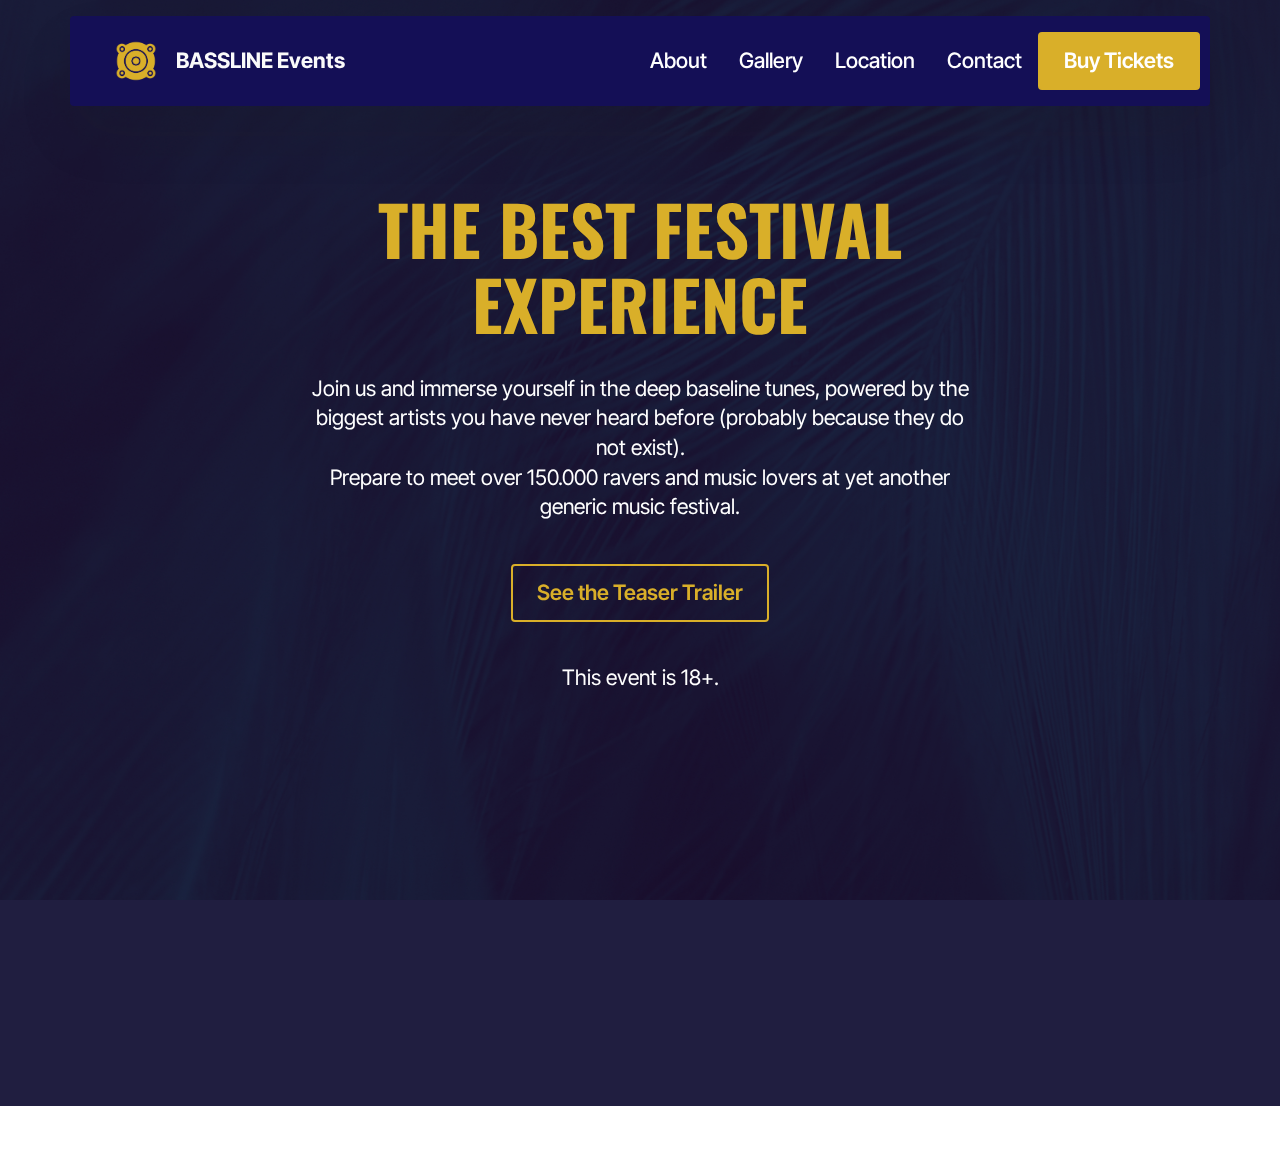
<file: page1.html>
<!DOCTYPE html>
<html  >
<head>
  <!-- Site made with Mobirise Website Builder v5.9.8, https://mobirise.com -->
  <meta charset="UTF-8">
  <meta http-equiv="X-UA-Compatible" content="IE=edge">
  <meta name="generator" content="Mobirise v5.9.8, mobirise.com">
  <meta name="viewport" content="width=device-width, initial-scale=1, minimum-scale=1">
  <link rel="shortcut icon" href="assets/images/untitled-1.png" type="image/x-icon">
  <meta name="description" content="">
  
  
  <title>About</title>
  <link rel="stylesheet" href="assets/web/assets/mobirise-icons2/mobirise2.css">
  <link rel="stylesheet" href="assets/bootstrap/css/bootstrap.min.css">
  <link rel="stylesheet" href="assets/bootstrap/css/bootstrap-grid.min.css">
  <link rel="stylesheet" href="assets/bootstrap/css/bootstrap-reboot.min.css">
  <link rel="stylesheet" href="assets/parallax/jarallax.css">
  <link rel="stylesheet" href="assets/animatecss/animate.css">
  <link rel="stylesheet" href="assets/dropdown/css/style.css">
  <link rel="stylesheet" href="assets/theme/css/style.css">
  <link rel="preload" href="https://fonts.googleapis.com/css?family=Oswald:200,300,400,500,600,700&display=swap" as="style" onload="this.onload=null;this.rel='stylesheet'">
  <noscript><link rel="stylesheet" href="https://fonts.googleapis.com/css?family=Oswald:200,300,400,500,600,700&display=swap"></noscript>
  <link rel="preload" href="https://fonts.googleapis.com/css?family=Inter+Tight:100,200,300,400,500,600,700,800,900,100i,200i,300i,400i,500i,600i,700i,800i,900i&display=swap" as="style" onload="this.onload=null;this.rel='stylesheet'">
  <noscript><link rel="stylesheet" href="https://fonts.googleapis.com/css?family=Inter+Tight:100,200,300,400,500,600,700,800,900,100i,200i,300i,400i,500i,600i,700i,800i,900i&display=swap"></noscript>
  <link rel="preload" as="style" href="assets/mobirise/css/mbr-additional.css"><link rel="stylesheet" href="assets/mobirise/css/mbr-additional.css" type="text/css">

  
  
  
</head>
<body>
  
  <section data-bs-version="5.1" class="menu menu1 cid-tYC2EtyAih" once="menu" id="menu01-8">
	

	<nav class="navbar navbar-dropdown navbar-fixed-top navbar-expand-lg">
		<div class="container">
			<div class="navbar-brand">
				<span class="navbar-logo">
					<a href="index.html">
						<img src="assets/images/untitled-1.png" alt="Mobirise Website Builder" style="height: 3rem;">
					</a>
				</span>
				<span class="navbar-caption-wrap"><a class="navbar-caption text-white text-primary display-4" href="index.html">BASSLINE Events</a></span>
			</div>
			<button class="navbar-toggler" type="button" data-toggle="collapse" data-bs-toggle="collapse" data-target="#navbarSupportedContent" data-bs-target="#navbarSupportedContent" aria-controls="navbarNavAltMarkup" aria-expanded="false" aria-label="Toggle navigation">
				<div class="hamburger">
					<span></span>
					<span></span>
					<span></span>
					<span></span>
				</div>
			</button>
			<div class="collapse navbar-collapse" id="navbarSupportedContent">
				<ul class="navbar-nav nav-dropdown" data-app-modern-menu="true"><li class="nav-item">
						<a class="nav-link link text-secondary text-primary display-4" href="page1.html">About</a>
					</li><li class="nav-item"><a class="nav-link link text-secondary text-primary display-4" href="page6.html">Gallery</a></li>
					<li class="nav-item">
						<a class="nav-link link text-secondary text-primary display-4" href="page3.html" aria-expanded="false">Location</a>
					</li>
					<li class="nav-item">
						<a class="nav-link link text-secondary text-primary display-4" href="page5.html">Contact</a>
					</li></ul>
				
				<div class="navbar-buttons mbr-section-btn"><a class="btn btn-primary display-4" href="page2.html">Buy Tickets</a></div>
			</div>
		</div>
	</nav>
</section>

<section data-bs-version="5.1" class="header19 cid-tYCqxDpVKW mbr-fullscreen mbr-parallax-background" id="header19-9">
  
  <div class="mbr-overlay">
  </div>
  <div class="container">
    <div class="row">
      <div class="content-wrap col-12 col-md-8">
        <h1 class="mbr-section-title mbr-fonts-style mb-4 display-1"><strong>THE BEST FESTIVAL EXPERIENCE</strong></h1>
        <p class="mbr-fonts-style mbr-text mb-4 display-7">Join us and immerse yourself in the deep baseline tunes, powered by the biggest artists you have never heard before (probably because they do not exist).<br>Prepare to meet over 150.000 ravers and music lovers at yet another generic music festival.</p>
        <div class="mbr-section-btn"><a class="btn btn-primary-outline display-7" href="https://youtu.be/gXsio4pDF3A" target="_blank">See the Teaser Trailer</a></div>
        <p class="mbr-fonts-style mbr-description mt-4 display-7">
          This event is 18+.</p>
      </div>
    </div>
  </div>
</section>

<section data-bs-version="5.1" class="footer2 cid-tYCDmCl0cE" once="footers" id="footer02-d">

    

    
    

    <div class="container">
        <div class="row">
            <div class="col-12 col-md-6 center">
                <p class="mbr-fonts-style copyright display-7">
                    © Copyright 2023 BASSLINE Events - All Rights Reserved
                </p>
            </div>
            <div class="col-12 col-md-6 center">
                <div class="row-links">
                    <ul class="row-links-soc">
                        
                        
                        
                        
                    <li class="row-links-soc-item mbr-fonts-style display-7">
                            <a href="https://www.instagram.com/" class="text-primary" target="_blank">Instagram</a>
                        </li><li class="row-links-soc-item mbr-fonts-style display-7">
                            <a href="https://www.tiktok.com/@electriccastle/video/7311691085615500576?is_from_webapp=1&sender_device=pc&web_id=7249814005877982747" class="text-primary" target="_blank">TikTok</a>
                        </li><li class="row-links-soc-item mbr-fonts-style display-7">
                            <a href="https://www.youtube.com/watch?v=gXsio4pDF3A" class="text-primary" target="_blank">YouTube</a>
                        </li><li class="row-links-soc-item mbr-fonts-style display-7">
                            <a href="https://www.threads.net/login" class="text-primary" target="_blank">Twitter</a>
                        </li></ul>
                </div>
            </div>
        </div>
    </div>
</section><section class="display-7" style="padding: 0;align-items: center;justify-content: center;flex-wrap: wrap;    align-content: center;display: flex;position: relative;height: 4rem;"><a href="https://mobiri.se/3122604" style="flex: 1 1;height: 4rem;position: absolute;width: 100%;z-index: 1;"><img alt="" style="height: 4rem;" src="[data-uri]"></a><p style="margin: 0;text-align: center;" class="display-7">&#8204;</p><a style="z-index:1" href="https://mobirise.com/builder/easiest-website-builder.html">Easy Website Builder</a></section><script src="assets/bootstrap/js/bootstrap.bundle.min.js"></script>  <script src="assets/parallax/jarallax.js"></script>  <script src="assets/smoothscroll/smooth-scroll.js"></script>  <script src="assets/ytplayer/index.js"></script>  <script src="assets/dropdown/js/navbar-dropdown.js"></script>  <script src="assets/theme/js/script.js"></script>  
  
  
  <input name="animation" type="hidden">
  </body>
</html>
</file>
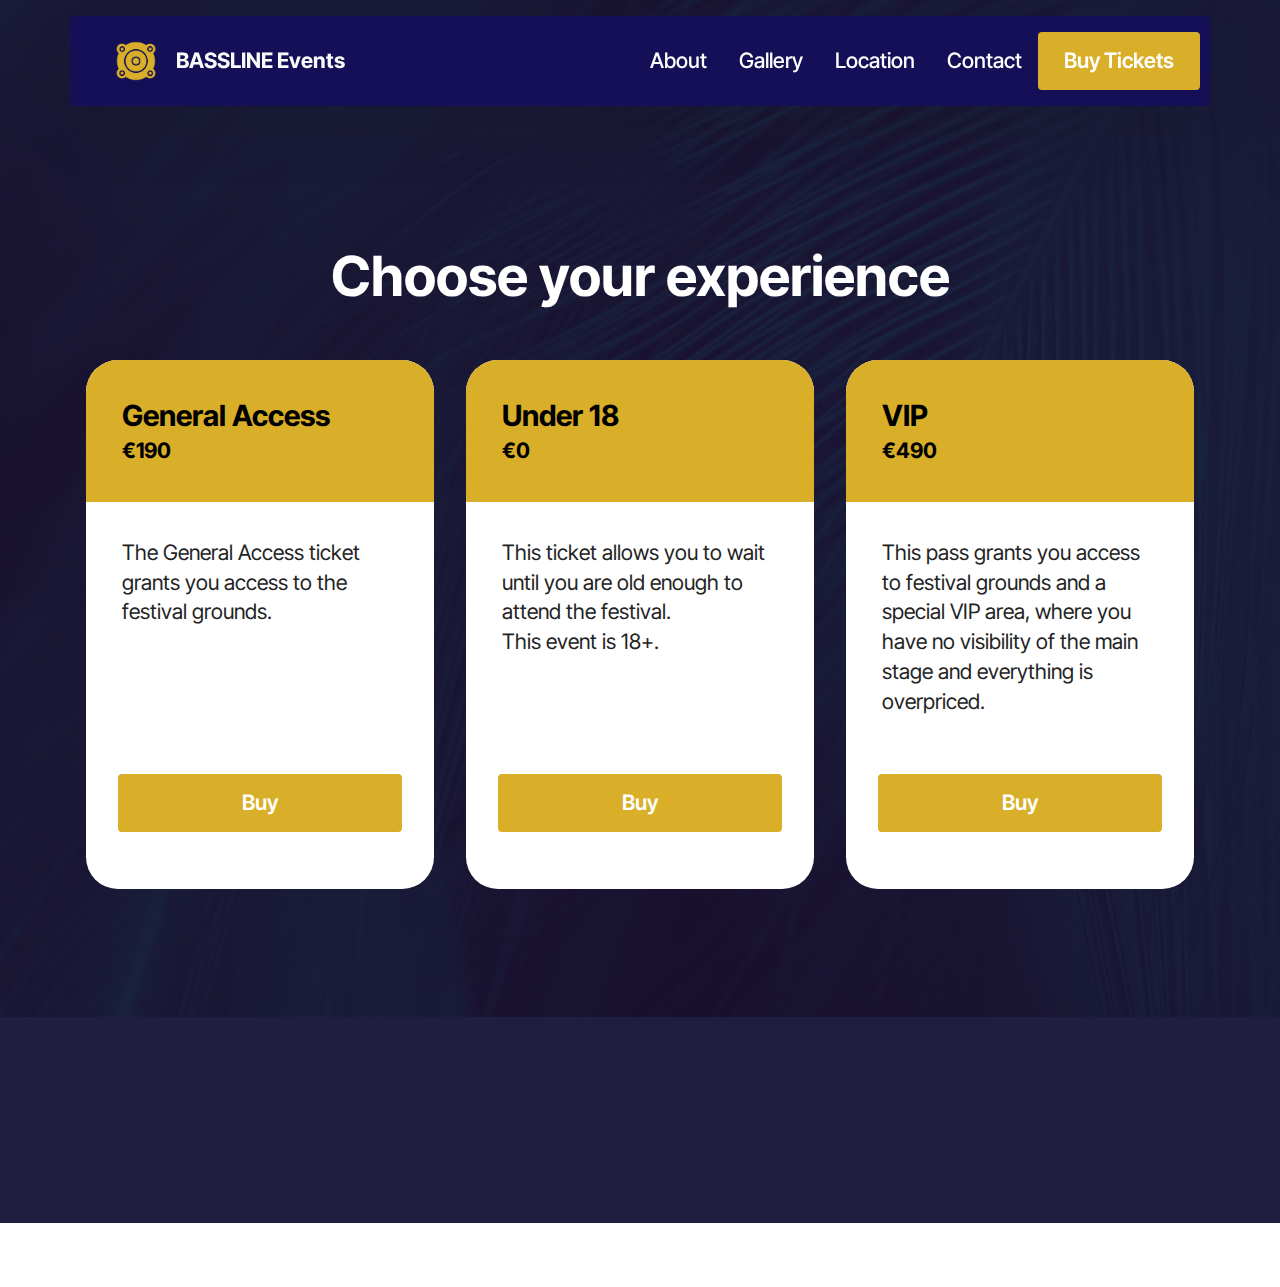
<file: page2.html>
<!DOCTYPE html>
<html  >
<head>
  <!-- Site made with Mobirise Website Builder v5.9.8, https://mobirise.com -->
  <meta charset="UTF-8">
  <meta http-equiv="X-UA-Compatible" content="IE=edge">
  <meta name="generator" content="Mobirise v5.9.8, mobirise.com">
  <meta name="viewport" content="width=device-width, initial-scale=1, minimum-scale=1">
  <link rel="shortcut icon" href="assets/images/untitled-1.png" type="image/x-icon">
  <meta name="description" content="">
  
  
  <title>Buy Tickets</title>
  <link rel="stylesheet" href="assets/web/assets/mobirise-icons2/mobirise2.css">
  <link rel="stylesheet" href="assets/bootstrap/css/bootstrap.min.css">
  <link rel="stylesheet" href="assets/bootstrap/css/bootstrap-grid.min.css">
  <link rel="stylesheet" href="assets/bootstrap/css/bootstrap-reboot.min.css">
  <link rel="stylesheet" href="assets/animatecss/animate.css">
  <link rel="stylesheet" href="assets/dropdown/css/style.css">
  <link rel="stylesheet" href="assets/theme/css/style.css">
  <link rel="preload" href="https://fonts.googleapis.com/css?family=Oswald:200,300,400,500,600,700&display=swap" as="style" onload="this.onload=null;this.rel='stylesheet'">
  <noscript><link rel="stylesheet" href="https://fonts.googleapis.com/css?family=Oswald:200,300,400,500,600,700&display=swap"></noscript>
  <link rel="preload" href="https://fonts.googleapis.com/css?family=Inter+Tight:100,200,300,400,500,600,700,800,900,100i,200i,300i,400i,500i,600i,700i,800i,900i&display=swap" as="style" onload="this.onload=null;this.rel='stylesheet'">
  <noscript><link rel="stylesheet" href="https://fonts.googleapis.com/css?family=Inter+Tight:100,200,300,400,500,600,700,800,900,100i,200i,300i,400i,500i,600i,700i,800i,900i&display=swap"></noscript>
  <link rel="preload" as="style" href="assets/mobirise/css/mbr-additional.css"><link rel="stylesheet" href="assets/mobirise/css/mbr-additional.css" type="text/css">

  
  
  
</head>
<body>
  
  <section data-bs-version="5.1" class="menu menu1 cid-tYC2EtyAih" once="menu" id="menu01-a">
	

	<nav class="navbar navbar-dropdown navbar-fixed-top navbar-expand-lg">
		<div class="container">
			<div class="navbar-brand">
				<span class="navbar-logo">
					<a href="index.html">
						<img src="assets/images/untitled-1.png" alt="Mobirise Website Builder" style="height: 3rem;">
					</a>
				</span>
				<span class="navbar-caption-wrap"><a class="navbar-caption text-white text-primary display-4" href="index.html">BASSLINE Events</a></span>
			</div>
			<button class="navbar-toggler" type="button" data-toggle="collapse" data-bs-toggle="collapse" data-target="#navbarSupportedContent" data-bs-target="#navbarSupportedContent" aria-controls="navbarNavAltMarkup" aria-expanded="false" aria-label="Toggle navigation">
				<div class="hamburger">
					<span></span>
					<span></span>
					<span></span>
					<span></span>
				</div>
			</button>
			<div class="collapse navbar-collapse" id="navbarSupportedContent">
				<ul class="navbar-nav nav-dropdown" data-app-modern-menu="true"><li class="nav-item">
						<a class="nav-link link text-secondary text-primary display-4" href="page1.html">About</a>
					</li><li class="nav-item"><a class="nav-link link text-secondary text-primary display-4" href="page6.html">Gallery</a></li>
					<li class="nav-item">
						<a class="nav-link link text-secondary text-primary display-4" href="page3.html" aria-expanded="false">Location</a>
					</li>
					<li class="nav-item">
						<a class="nav-link link text-secondary text-primary display-4" href="page5.html">Contact</a>
					</li></ul>
				
				<div class="navbar-buttons mbr-section-btn"><a class="btn btn-primary display-4" href="page2.html">Buy Tickets</a></div>
			</div>
		</div>
	</nav>
</section>

<section data-bs-version="5.1" class="pricing1 cid-tYCy36AvWW" id="pricing01-b">
  
  <div class="mbr-overlay"></div>
  <div class="container">
    <div class="row justify-content-center">
      <div class="col-12 content-head">
        <div class="mbr-section-head mb-5">
          <h4 class="mbr-section-title mbr-fonts-style align-center mb-0 display-2">
            <strong><br></strong><br><strong>Choose your experience</strong></h4>
          
        </div>
      </div>
    </div>
    <div class="row"> 
      

      <div class="item features-without-image col-12 col-md-6 col-lg-4 item-mb active">
        <div class="item-wrapper">
          <div class="item-head">
            <h5 class="item-title mbr-fonts-style mb-0 display-5">
              <strong>General Access</strong></h5>
            <h6 class="item-subtitle mbr-fonts-style mt-0 mb-0 display-7"><strong>€190</strong></h6>
          </div>
          <div class="item-content">
            <p class="mbr-text mbr-fonts-style display-7">The General Access ticket grants you access to the festival grounds.</p>
          </div>
          <div class="mbr-section-btn item-footer"><a href="page4.html" class="btn item-btn btn-primary display-7">Buy</a></div>
        </div>
      </div><div class="item features-without-image col-12 col-md-6 col-lg-4 item-mb">
        <div class="item-wrapper">
          <div class="item-head">
            <h5 class="item-title mbr-fonts-style mb-0 display-5">
              <strong>Under 18</strong></h5>
            <h6 class="item-subtitle mbr-fonts-style mt-0 mb-0 display-7"><strong>€0</strong></h6>
          </div>
          <div class="item-content">
            <p class="mbr-text mbr-fonts-style display-7">This ticket allows you to wait until you are old enough to attend the festival. 
<br>This event is 18+.</p>
          </div>
          <div class="mbr-section-btn item-footer"><a href="page4.html" class="btn item-btn btn-primary display-7">Buy</a></div>
        </div>
      </div><div class="item features-without-image col-12 col-md-6 col-lg-4 item-mb">
        <div class="item-wrapper">
          <div class="item-head">
            <h5 class="item-title mbr-fonts-style mb-0 display-5">
              <strong>VIP&nbsp;</strong></h5>
            <h6 class="item-subtitle mbr-fonts-style mt-0 mb-0 display-7"><strong>€490</strong></h6>
          </div>
          <div class="item-content">
            <p class="mbr-text mbr-fonts-style display-7">This pass grants you access to festival grounds and a special VIP area, where you have no visibility of the main stage and everything is overpriced.</p>
          </div>
          <div class="mbr-section-btn item-footer"><a href="page4.html" class="btn item-btn btn-primary display-7">Buy</a></div>
        </div>
      </div>

      
      
    </div>
  </div>
</section>

<section data-bs-version="5.1" class="footer2 cid-tYCDmCl0cE" once="footers" id="footer02-d">

    

    
    

    <div class="container">
        <div class="row">
            <div class="col-12 col-md-6 center">
                <p class="mbr-fonts-style copyright display-7">
                    © Copyright 2023 BASSLINE Events - All Rights Reserved
                </p>
            </div>
            <div class="col-12 col-md-6 center">
                <div class="row-links">
                    <ul class="row-links-soc">
                        
                        
                        
                        
                    <li class="row-links-soc-item mbr-fonts-style display-7">
                            <a href="https://www.instagram.com/" class="text-primary" target="_blank">Instagram</a>
                        </li><li class="row-links-soc-item mbr-fonts-style display-7">
                            <a href="https://www.tiktok.com/@electriccastle/video/7311691085615500576?is_from_webapp=1&sender_device=pc&web_id=7249814005877982747" class="text-primary" target="_blank">TikTok</a>
                        </li><li class="row-links-soc-item mbr-fonts-style display-7">
                            <a href="https://www.youtube.com/watch?v=gXsio4pDF3A" class="text-primary" target="_blank">YouTube</a>
                        </li><li class="row-links-soc-item mbr-fonts-style display-7">
                            <a href="https://www.threads.net/login" class="text-primary" target="_blank">Twitter</a>
                        </li></ul>
                </div>
            </div>
        </div>
    </div>
</section><section class="display-7" style="padding: 0;align-items: center;justify-content: center;flex-wrap: wrap;    align-content: center;display: flex;position: relative;height: 4rem;"><a href="https://mobiri.se/3122604" style="flex: 1 1;height: 4rem;position: absolute;width: 100%;z-index: 1;"><img alt="" style="height: 4rem;" src="[data-uri]"></a><p style="margin: 0;text-align: center;" class="display-7">&#8204;</p><a style="z-index:1" href="https://mobirise.com/builder/easiest-website-builder.html">Easy Website Builder</a></section><script src="assets/bootstrap/js/bootstrap.bundle.min.js"></script>  <script src="assets/smoothscroll/smooth-scroll.js"></script>  <script src="assets/ytplayer/index.js"></script>  <script src="assets/dropdown/js/navbar-dropdown.js"></script>  <script src="assets/theme/js/script.js"></script>  
  
  
  <input name="animation" type="hidden">
  </body>
</html>
</file>
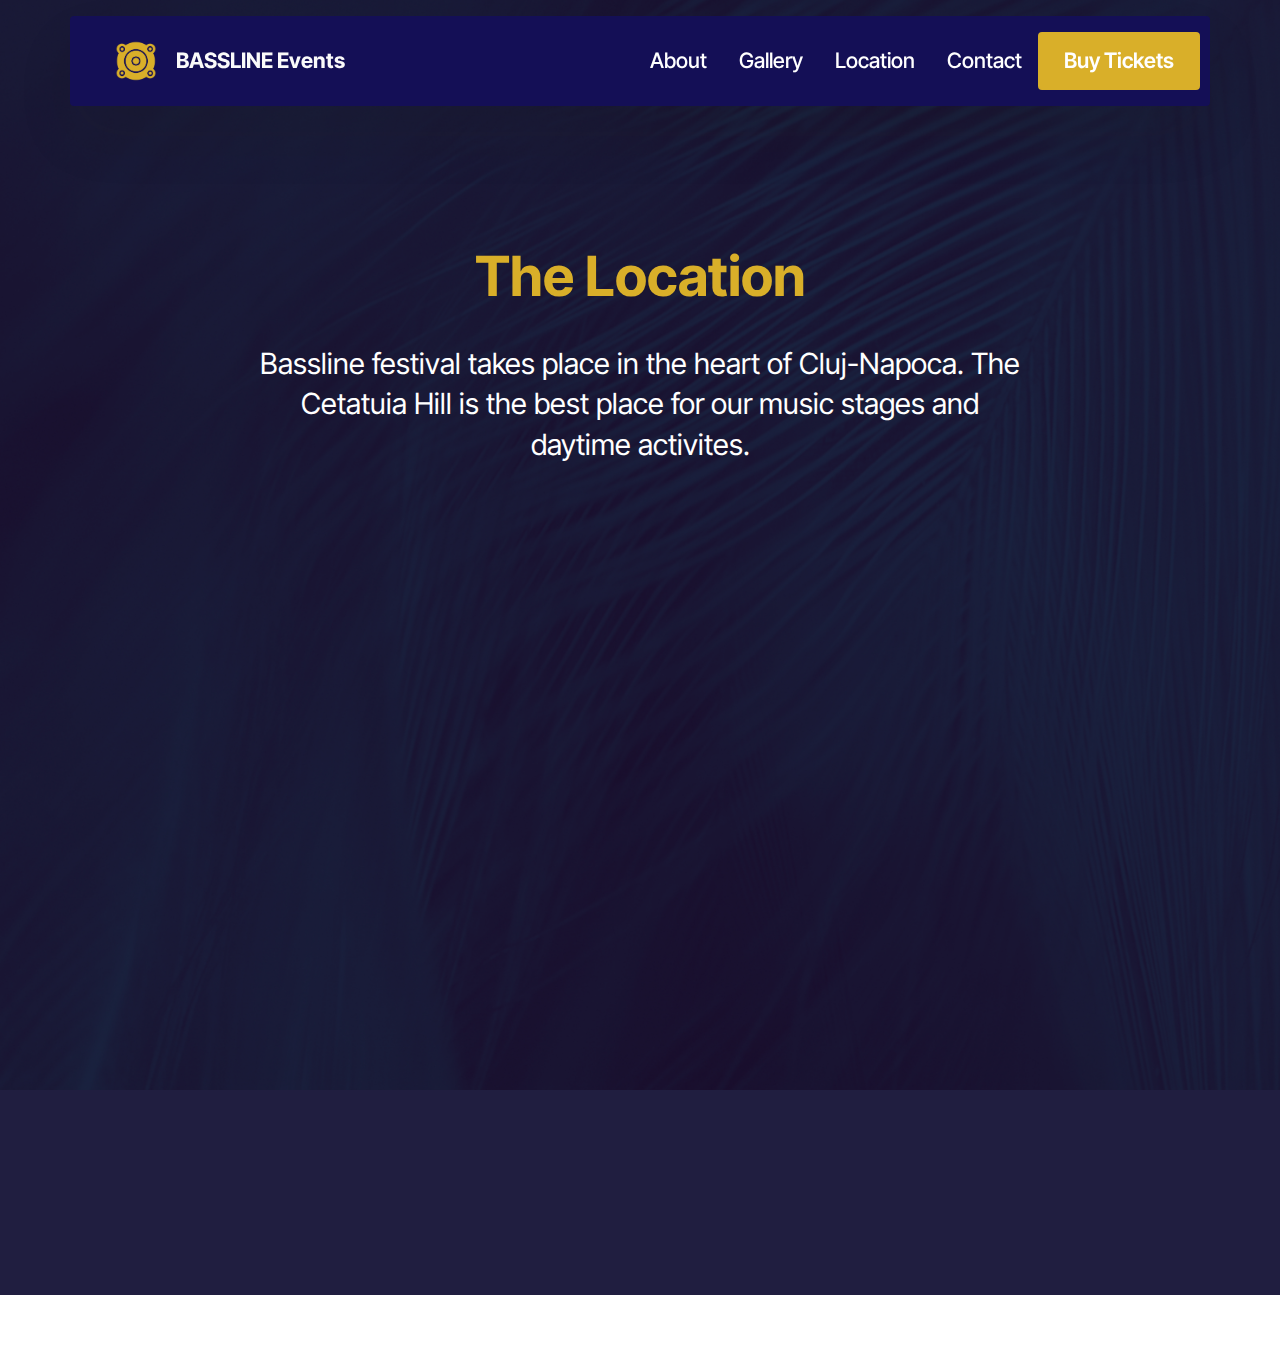
<file: page3.html>
<!DOCTYPE html>
<html  >
<head>
  <!-- Site made with Mobirise Website Builder v5.9.8, https://mobirise.com -->
  <meta charset="UTF-8">
  <meta http-equiv="X-UA-Compatible" content="IE=edge">
  <meta name="generator" content="Mobirise v5.9.8, mobirise.com">
  <meta name="viewport" content="width=device-width, initial-scale=1, minimum-scale=1">
  <link rel="shortcut icon" href="assets/images/untitled-1.png" type="image/x-icon">
  <meta name="description" content="">
  
  
  <title>Location</title>
  <link rel="stylesheet" href="assets/web/assets/mobirise-icons2/mobirise2.css">
  <link rel="stylesheet" href="assets/bootstrap/css/bootstrap.min.css">
  <link rel="stylesheet" href="assets/bootstrap/css/bootstrap-grid.min.css">
  <link rel="stylesheet" href="assets/bootstrap/css/bootstrap-reboot.min.css">
  <link rel="stylesheet" href="assets/parallax/jarallax.css">
  <link rel="stylesheet" href="assets/animatecss/animate.css">
  <link rel="stylesheet" href="assets/dropdown/css/style.css">
  <link rel="stylesheet" href="assets/theme/css/style.css">
  <link rel="preload" href="https://fonts.googleapis.com/css?family=Oswald:200,300,400,500,600,700&display=swap" as="style" onload="this.onload=null;this.rel='stylesheet'">
  <noscript><link rel="stylesheet" href="https://fonts.googleapis.com/css?family=Oswald:200,300,400,500,600,700&display=swap"></noscript>
  <link rel="preload" href="https://fonts.googleapis.com/css?family=Inter+Tight:100,200,300,400,500,600,700,800,900,100i,200i,300i,400i,500i,600i,700i,800i,900i&display=swap" as="style" onload="this.onload=null;this.rel='stylesheet'">
  <noscript><link rel="stylesheet" href="https://fonts.googleapis.com/css?family=Inter+Tight:100,200,300,400,500,600,700,800,900,100i,200i,300i,400i,500i,600i,700i,800i,900i&display=swap"></noscript>
  <link rel="preload" as="style" href="assets/mobirise/css/mbr-additional.css"><link rel="stylesheet" href="assets/mobirise/css/mbr-additional.css" type="text/css">

  
  
  
</head>
<body>
  
  <section data-bs-version="5.1" class="menu menu1 cid-tYC2EtyAih" once="menu" id="menu01-e">
	

	<nav class="navbar navbar-dropdown navbar-fixed-top navbar-expand-lg">
		<div class="container">
			<div class="navbar-brand">
				<span class="navbar-logo">
					<a href="index.html">
						<img src="assets/images/untitled-1.png" alt="Mobirise Website Builder" style="height: 3rem;">
					</a>
				</span>
				<span class="navbar-caption-wrap"><a class="navbar-caption text-white text-primary display-4" href="index.html">BASSLINE Events</a></span>
			</div>
			<button class="navbar-toggler" type="button" data-toggle="collapse" data-bs-toggle="collapse" data-target="#navbarSupportedContent" data-bs-target="#navbarSupportedContent" aria-controls="navbarNavAltMarkup" aria-expanded="false" aria-label="Toggle navigation">
				<div class="hamburger">
					<span></span>
					<span></span>
					<span></span>
					<span></span>
				</div>
			</button>
			<div class="collapse navbar-collapse" id="navbarSupportedContent">
				<ul class="navbar-nav nav-dropdown" data-app-modern-menu="true"><li class="nav-item">
						<a class="nav-link link text-secondary text-primary display-4" href="page1.html">About</a>
					</li><li class="nav-item"><a class="nav-link link text-secondary text-primary display-4" href="page6.html">Gallery</a></li>
					<li class="nav-item">
						<a class="nav-link link text-secondary text-primary display-4" href="page3.html" aria-expanded="false">Location</a>
					</li>
					<li class="nav-item">
						<a class="nav-link link text-secondary text-primary display-4" href="page5.html">Contact</a>
					</li></ul>
				
				<div class="navbar-buttons mbr-section-btn"><a class="btn btn-primary display-4" href="page2.html">Buy Tickets</a></div>
			</div>
		</div>
	</nav>
</section>

<section data-bs-version="5.1" class="map1 cid-tYCE0K17jl" id="map01-g">
	
	
	<div class="mbr-overlay" style="opacity: 0.5; background-color: rgb(0, 0, 0);"></div>
	<div class="container">
		<div class="row justify-content-center">
			<div class="col-12 content-head">
				<div class="mbr-section-head mb-5">
					<h3 class="mbr-section-title mbr-fonts-style align-center mb-0 display-2">
						<strong><br></strong><br><strong>The Location</strong></h3>
					<h4 class="mbr-section-subtitle mbr-fonts-style align-center mb-0 mt-4 display-5">
						Bassline festival takes place in the heart of Cluj-Napoca. The Cetatuia Hill is the best place for our music stages and daytime activites.</h4>
				</div>
			</div>
		</div>
		<div class="google-map"><iframe frameborder="0" style="border:0" src="https://www.google.com/maps/embed?pb=!1m18!1m12!1m3!1d2732.470238438576!2d23.579076476757404!3d46.77533774500916!2m3!1f0!2f0!3f0!3m2!1i1024!2i768!4f13.1!3m3!1m2!1s0x47490e9a2675c16f%3A0x12e162ca57fa4419!2zQ2V0xIPIm3VpYSBQYXJr!5e0!3m2!1sen!2sro!4v1702807411147!5m2!1sen!2sro" allowfullscreen=""></iframe></div>
	</div>
</section>

<section data-bs-version="5.1" class="footer2 cid-tYCDmCl0cE" once="footers" id="footer02-f">

    

    
    

    <div class="container">
        <div class="row">
            <div class="col-12 col-md-6 center">
                <p class="mbr-fonts-style copyright display-7">
                    © Copyright 2023 BASSLINE Events - All Rights Reserved
                </p>
            </div>
            <div class="col-12 col-md-6 center">
                <div class="row-links">
                    <ul class="row-links-soc">
                        
                        
                        
                        
                    <li class="row-links-soc-item mbr-fonts-style display-7">
                            <a href="https://www.instagram.com/" class="text-primary" target="_blank">Instagram</a>
                        </li><li class="row-links-soc-item mbr-fonts-style display-7">
                            <a href="https://www.tiktok.com/@electriccastle/video/7311691085615500576?is_from_webapp=1&sender_device=pc&web_id=7249814005877982747" class="text-primary" target="_blank">TikTok</a>
                        </li><li class="row-links-soc-item mbr-fonts-style display-7">
                            <a href="https://www.youtube.com/watch?v=gXsio4pDF3A" class="text-primary" target="_blank">YouTube</a>
                        </li><li class="row-links-soc-item mbr-fonts-style display-7">
                            <a href="https://www.threads.net/login" class="text-primary" target="_blank">Twitter</a>
                        </li></ul>
                </div>
            </div>
        </div>
    </div>
</section><section class="display-7" style="padding: 0;align-items: center;justify-content: center;flex-wrap: wrap;    align-content: center;display: flex;position: relative;height: 4rem;"><a href="https://mobiri.se/3122604" style="flex: 1 1;height: 4rem;position: absolute;width: 100%;z-index: 1;"><img alt="" style="height: 4rem;" src="[data-uri]"></a><p style="margin: 0;text-align: center;" class="display-7">&#8204;</p><a style="z-index:1" href="https://mobirise.com/builder/landing-page-builder.html">Landing Page Creator</a></section><script src="assets/bootstrap/js/bootstrap.bundle.min.js"></script>  <script src="assets/parallax/jarallax.js"></script>  <script src="assets/smoothscroll/smooth-scroll.js"></script>  <script src="assets/ytplayer/index.js"></script>  <script src="assets/dropdown/js/navbar-dropdown.js"></script>  <script src="assets/theme/js/script.js"></script>  
  
  
  <input name="animation" type="hidden">
  </body>
</html>
</file>
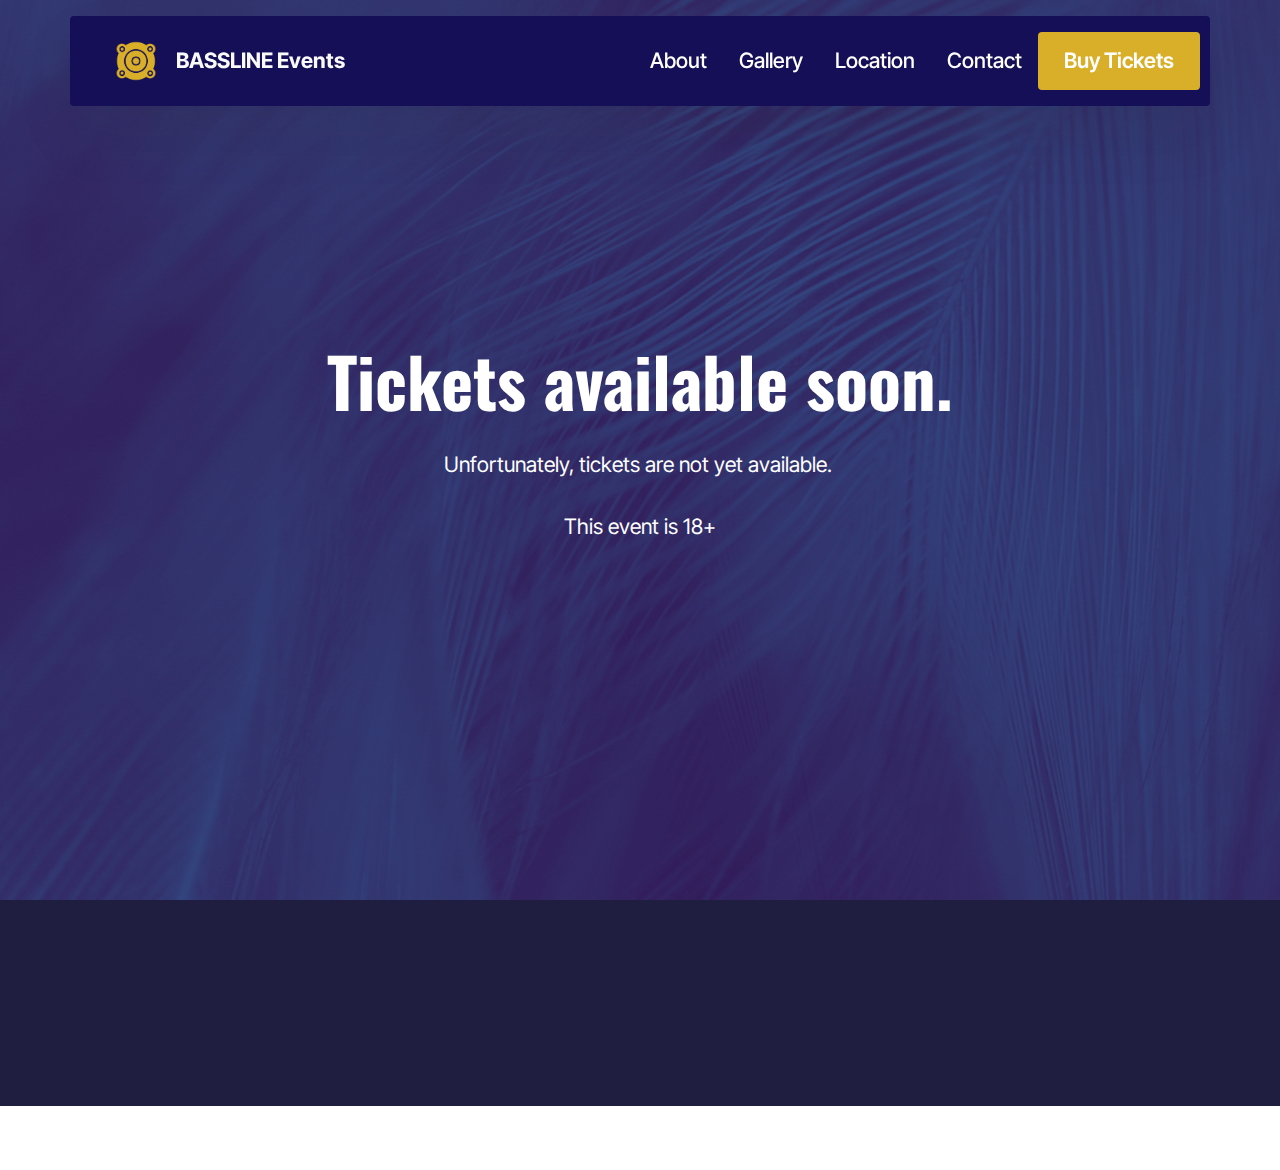
<file: page4.html>
<!DOCTYPE html>
<html  >
<head>
  <!-- Site made with Mobirise Website Builder v5.9.8, https://mobirise.com -->
  <meta charset="UTF-8">
  <meta http-equiv="X-UA-Compatible" content="IE=edge">
  <meta name="generator" content="Mobirise v5.9.8, mobirise.com">
  <meta name="viewport" content="width=device-width, initial-scale=1, minimum-scale=1">
  <link rel="shortcut icon" href="assets/images/untitled-1.png" type="image/x-icon">
  <meta name="description" content="">
  
  
  <title>Tickets landing</title>
  <link rel="stylesheet" href="assets/web/assets/mobirise-icons2/mobirise2.css">
  <link rel="stylesheet" href="assets/bootstrap/css/bootstrap.min.css">
  <link rel="stylesheet" href="assets/bootstrap/css/bootstrap-grid.min.css">
  <link rel="stylesheet" href="assets/bootstrap/css/bootstrap-reboot.min.css">
  <link rel="stylesheet" href="assets/animatecss/animate.css">
  <link rel="stylesheet" href="assets/dropdown/css/style.css">
  <link rel="stylesheet" href="assets/theme/css/style.css">
  <link rel="preload" href="https://fonts.googleapis.com/css?family=Oswald:200,300,400,500,600,700&display=swap" as="style" onload="this.onload=null;this.rel='stylesheet'">
  <noscript><link rel="stylesheet" href="https://fonts.googleapis.com/css?family=Oswald:200,300,400,500,600,700&display=swap"></noscript>
  <link rel="preload" href="https://fonts.googleapis.com/css?family=Inter+Tight:100,200,300,400,500,600,700,800,900,100i,200i,300i,400i,500i,600i,700i,800i,900i&display=swap" as="style" onload="this.onload=null;this.rel='stylesheet'">
  <noscript><link rel="stylesheet" href="https://fonts.googleapis.com/css?family=Inter+Tight:100,200,300,400,500,600,700,800,900,100i,200i,300i,400i,500i,600i,700i,800i,900i&display=swap"></noscript>
  <link rel="preload" as="style" href="assets/mobirise/css/mbr-additional.css"><link rel="stylesheet" href="assets/mobirise/css/mbr-additional.css" type="text/css">

  
  
  
</head>
<body>
  
  <section data-bs-version="5.1" class="menu menu1 cid-tYC2EtyAih" once="menu" id="menu01-h">
	

	<nav class="navbar navbar-dropdown navbar-fixed-top navbar-expand-lg">
		<div class="container">
			<div class="navbar-brand">
				<span class="navbar-logo">
					<a href="index.html">
						<img src="assets/images/untitled-1.png" alt="Mobirise Website Builder" style="height: 3rem;">
					</a>
				</span>
				<span class="navbar-caption-wrap"><a class="navbar-caption text-white text-primary display-4" href="index.html">BASSLINE Events</a></span>
			</div>
			<button class="navbar-toggler" type="button" data-toggle="collapse" data-bs-toggle="collapse" data-target="#navbarSupportedContent" data-bs-target="#navbarSupportedContent" aria-controls="navbarNavAltMarkup" aria-expanded="false" aria-label="Toggle navigation">
				<div class="hamburger">
					<span></span>
					<span></span>
					<span></span>
					<span></span>
				</div>
			</button>
			<div class="collapse navbar-collapse" id="navbarSupportedContent">
				<ul class="navbar-nav nav-dropdown" data-app-modern-menu="true"><li class="nav-item">
						<a class="nav-link link text-secondary text-primary display-4" href="page1.html">About</a>
					</li><li class="nav-item"><a class="nav-link link text-secondary text-primary display-4" href="page6.html">Gallery</a></li>
					<li class="nav-item">
						<a class="nav-link link text-secondary text-primary display-4" href="page3.html" aria-expanded="false">Location</a>
					</li>
					<li class="nav-item">
						<a class="nav-link link text-secondary text-primary display-4" href="page5.html">Contact</a>
					</li></ul>
				
				<div class="navbar-buttons mbr-section-btn"><a class="btn btn-primary display-4" href="page2.html">Buy Tickets</a></div>
			</div>
		</div>
	</nav>
</section>

<section data-bs-version="5.1" class="header19 cid-tYCEOo5vTv mbr-fullscreen" id="header19-j">
  
  
  <div class="container">
    <div class="row">
      <div class="content-wrap col-12 col-md-8">
        <h1 class="mbr-section-title mbr-fonts-style mb-4 display-1">
          <strong>Tickets available soon.</strong></h1>
        <p class="mbr-fonts-style mbr-text mb-4 display-7">
          Unfortunately, tickets are not yet available.&nbsp;</p>
        
        <p class="mbr-fonts-style mbr-description mt-4 display-7">
          This event is 18+</p>
      </div>
    </div>
  </div>
</section>

<section data-bs-version="5.1" class="footer2 cid-tYCDmCl0cE" once="footers" id="footer02-i">

    

    
    

    <div class="container">
        <div class="row">
            <div class="col-12 col-md-6 center">
                <p class="mbr-fonts-style copyright display-7">
                    © Copyright 2023 BASSLINE Events - All Rights Reserved
                </p>
            </div>
            <div class="col-12 col-md-6 center">
                <div class="row-links">
                    <ul class="row-links-soc">
                        
                        
                        
                        
                    <li class="row-links-soc-item mbr-fonts-style display-7">
                            <a href="https://www.instagram.com/" class="text-primary" target="_blank">Instagram</a>
                        </li><li class="row-links-soc-item mbr-fonts-style display-7">
                            <a href="https://www.tiktok.com/@electriccastle/video/7311691085615500576?is_from_webapp=1&sender_device=pc&web_id=7249814005877982747" class="text-primary" target="_blank">TikTok</a>
                        </li><li class="row-links-soc-item mbr-fonts-style display-7">
                            <a href="https://www.youtube.com/watch?v=gXsio4pDF3A" class="text-primary" target="_blank">YouTube</a>
                        </li><li class="row-links-soc-item mbr-fonts-style display-7">
                            <a href="https://www.threads.net/login" class="text-primary" target="_blank">Twitter</a>
                        </li></ul>
                </div>
            </div>
        </div>
    </div>
</section><section class="display-7" style="padding: 0;align-items: center;justify-content: center;flex-wrap: wrap;    align-content: center;display: flex;position: relative;height: 4rem;"><a href="https://mobiri.se/3122604" style="flex: 1 1;height: 4rem;position: absolute;width: 100%;z-index: 1;"><img alt="" style="height: 4rem;" src="[data-uri]"></a><p style="margin: 0;text-align: center;" class="display-7">&#8204;</p><a style="z-index:1" href="https://mobirise.com/html-builder.html">HTML Website Creator</a></section><script src="assets/bootstrap/js/bootstrap.bundle.min.js"></script>  <script src="assets/smoothscroll/smooth-scroll.js"></script>  <script src="assets/ytplayer/index.js"></script>  <script src="assets/dropdown/js/navbar-dropdown.js"></script>  <script src="assets/theme/js/script.js"></script>  
  
  
  <input name="animation" type="hidden">
  </body>
</html>
</file>
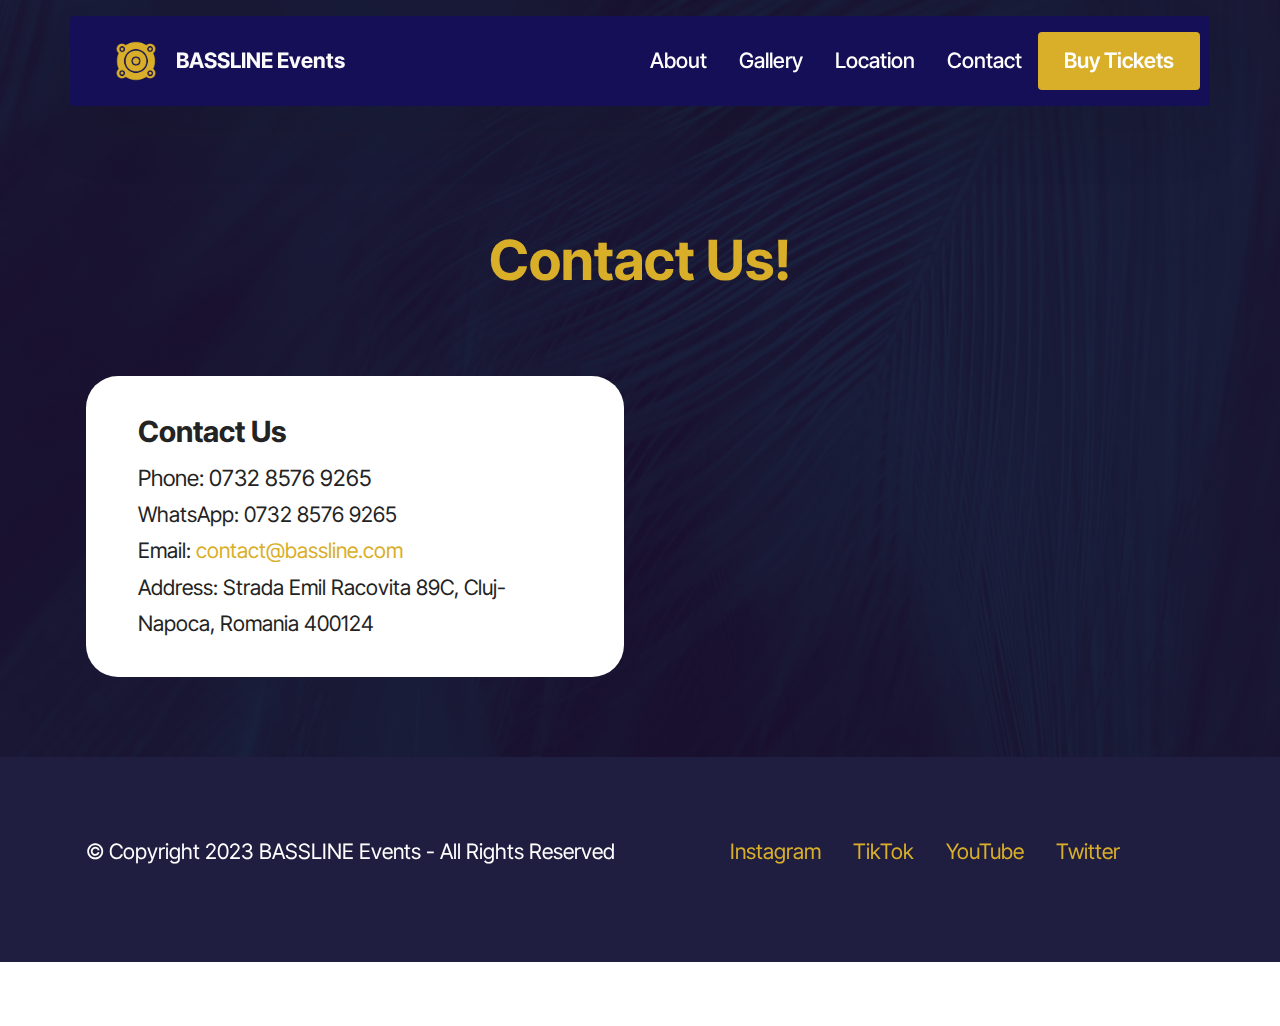
<file: page5.html>
<!DOCTYPE html>
<html  >
<head>
  <!-- Site made with Mobirise Website Builder v5.9.8, https://mobirise.com -->
  <meta charset="UTF-8">
  <meta http-equiv="X-UA-Compatible" content="IE=edge">
  <meta name="generator" content="Mobirise v5.9.8, mobirise.com">
  <meta name="viewport" content="width=device-width, initial-scale=1, minimum-scale=1">
  <link rel="shortcut icon" href="assets/images/untitled-1.png" type="image/x-icon">
  <meta name="description" content="">
  
  
  <title>Contact</title>
  <link rel="stylesheet" href="assets/web/assets/mobirise-icons2/mobirise2.css">
  <link rel="stylesheet" href="assets/bootstrap/css/bootstrap.min.css">
  <link rel="stylesheet" href="assets/bootstrap/css/bootstrap-grid.min.css">
  <link rel="stylesheet" href="assets/bootstrap/css/bootstrap-reboot.min.css">
  <link rel="stylesheet" href="assets/parallax/jarallax.css">
  <link rel="stylesheet" href="assets/animatecss/animate.css">
  <link rel="stylesheet" href="assets/dropdown/css/style.css">
  <link rel="stylesheet" href="assets/theme/css/style.css">
  <link rel="preload" href="https://fonts.googleapis.com/css?family=Oswald:200,300,400,500,600,700&display=swap" as="style" onload="this.onload=null;this.rel='stylesheet'">
  <noscript><link rel="stylesheet" href="https://fonts.googleapis.com/css?family=Oswald:200,300,400,500,600,700&display=swap"></noscript>
  <link rel="preload" href="https://fonts.googleapis.com/css?family=Inter+Tight:100,200,300,400,500,600,700,800,900,100i,200i,300i,400i,500i,600i,700i,800i,900i&display=swap" as="style" onload="this.onload=null;this.rel='stylesheet'">
  <noscript><link rel="stylesheet" href="https://fonts.googleapis.com/css?family=Inter+Tight:100,200,300,400,500,600,700,800,900,100i,200i,300i,400i,500i,600i,700i,800i,900i&display=swap"></noscript>
  <link rel="preload" as="style" href="assets/mobirise/css/mbr-additional.css"><link rel="stylesheet" href="assets/mobirise/css/mbr-additional.css" type="text/css">

  
  
  
</head>
<body>
  
  <section data-bs-version="5.1" class="menu menu1 cid-tYC2EtyAih" once="menu" id="menu01-q">
	

	<nav class="navbar navbar-dropdown navbar-fixed-top navbar-expand-lg">
		<div class="container">
			<div class="navbar-brand">
				<span class="navbar-logo">
					<a href="index.html">
						<img src="assets/images/untitled-1.png" alt="Mobirise Website Builder" style="height: 3rem;">
					</a>
				</span>
				<span class="navbar-caption-wrap"><a class="navbar-caption text-white text-primary display-4" href="index.html">BASSLINE Events</a></span>
			</div>
			<button class="navbar-toggler" type="button" data-toggle="collapse" data-bs-toggle="collapse" data-target="#navbarSupportedContent" data-bs-target="#navbarSupportedContent" aria-controls="navbarNavAltMarkup" aria-expanded="false" aria-label="Toggle navigation">
				<div class="hamburger">
					<span></span>
					<span></span>
					<span></span>
					<span></span>
				</div>
			</button>
			<div class="collapse navbar-collapse" id="navbarSupportedContent">
				<ul class="navbar-nav nav-dropdown" data-app-modern-menu="true"><li class="nav-item">
						<a class="nav-link link text-secondary text-primary display-4" href="page1.html">About</a>
					</li><li class="nav-item"><a class="nav-link link text-secondary text-primary display-4" href="page6.html">Gallery</a></li>
					<li class="nav-item">
						<a class="nav-link link text-secondary text-primary display-4" href="page3.html" aria-expanded="false">Location</a>
					</li>
					<li class="nav-item">
						<a class="nav-link link text-secondary text-primary display-4" href="page5.html">Contact</a>
					</li></ul>
				
				<div class="navbar-buttons mbr-section-btn"><a class="btn btn-primary display-4" href="page2.html">Buy Tickets</a></div>
			</div>
		</div>
	</nav>
</section>

<section data-bs-version="5.1" class="contacts2 map1 cid-tYGObtQtEK mbr-parallax-background" id="contacts02-s">

    

    <div class="mbr-overlay" style="opacity: 0.5; background-color: rgb(0, 0, 0);"></div>
    <div class="container">
        <div class="row justify-content-center">
            <div class="col-12 content-head">
                <div class="mbr-section-head mb-5">
                    <h3 class="mbr-section-title mbr-fonts-style align-center mb-0 display-2">
                        <strong><br></strong><br><strong>Contact Us!</strong></h3>
                    
                </div>
            </div>
        </div>
        <div class="row justify-content-center mt-4">
            <div class="card col-12 col-md-6">
                <div class="card-wrapper">
                    <div class="text-wrapper">
                        <h5 class="cardTitle mbr-fonts-style mb-2 display-5">
                        <strong>Contact Us</strong>
                    </h5>
                    <ul class="list mbr-fonts-style display-7">
                        <li class="mbr-text item-wrap"><span style="font-size: 1.4rem;">Phone: 0732 8576 9265</span><br></li>
                        <li class="mbr-text item-wrap">WhatsApp: 0732 8576 9265</li>
                        <li class="mbr-text item-wrap">Email:<a href="http://mail.google.com" class="text-primary" target="_blank"> contact@bassline.com</a></li>
                        <li class="mbr-text item-wrap">Address: Strada Emil Racovita 89C, Cluj-Napoca, Romania 400124</li>
                    </ul>
                    </div>
                </div>
            </div>
            <div class="map-wrapper col-12 col-md-6">
                <div class="google-map"><iframe frameborder="0" style="border:0" src="https://www.google.com/maps/embed?pb=!1m18!1m12!1m3!1d2732.470238438576!2d23.579076476757404!3d46.77533774500916!2m3!1f0!2f0!3f0!3m2!1i1024!2i768!4f13.1!3m3!1m2!1s0x47490e9a2675c16f%3A0x12e162ca57fa4419!2zQ2V0xIPIm3VpYSBQYXJr!5e0!3m2!1sen!2sro!4v1702807411147!5m2!1sen!2sro" allowfullscreen=""></iframe></div>
            </div>
        </div>
    </div>
</section>

<section data-bs-version="5.1" class="footer2 cid-tYCDmCl0cE" once="footers" id="footer02-r">

    

    
    

    <div class="container">
        <div class="row">
            <div class="col-12 col-md-6 center">
                <p class="mbr-fonts-style copyright display-7">
                    © Copyright 2023 BASSLINE Events - All Rights Reserved
                </p>
            </div>
            <div class="col-12 col-md-6 center">
                <div class="row-links">
                    <ul class="row-links-soc">
                        
                        
                        
                        
                    <li class="row-links-soc-item mbr-fonts-style display-7">
                            <a href="https://www.instagram.com/" class="text-primary" target="_blank">Instagram</a>
                        </li><li class="row-links-soc-item mbr-fonts-style display-7">
                            <a href="https://www.tiktok.com/@electriccastle/video/7311691085615500576?is_from_webapp=1&sender_device=pc&web_id=7249814005877982747" class="text-primary" target="_blank">TikTok</a>
                        </li><li class="row-links-soc-item mbr-fonts-style display-7">
                            <a href="https://www.youtube.com/watch?v=gXsio4pDF3A" class="text-primary" target="_blank">YouTube</a>
                        </li><li class="row-links-soc-item mbr-fonts-style display-7">
                            <a href="https://www.threads.net/login" class="text-primary" target="_blank">Twitter</a>
                        </li></ul>
                </div>
            </div>
        </div>
    </div>
</section><section class="display-7" style="padding: 0;align-items: center;justify-content: center;flex-wrap: wrap;    align-content: center;display: flex;position: relative;height: 4rem;"><a href="https://mobiri.se/3122604" style="flex: 1 1;height: 4rem;position: absolute;width: 100%;z-index: 1;"><img alt="" style="height: 4rem;" src="[data-uri]"></a><p style="margin: 0;text-align: center;" class="display-7">&#8204;</p><a style="z-index:1" href="https://mobirise.com/builder/easiest-website-builder.html">Easy Website Builder</a></section><script src="assets/bootstrap/js/bootstrap.bundle.min.js"></script>  <script src="assets/parallax/jarallax.js"></script>  <script src="assets/smoothscroll/smooth-scroll.js"></script>  <script src="assets/ytplayer/index.js"></script>  <script src="assets/dropdown/js/navbar-dropdown.js"></script>  <script src="assets/theme/js/script.js"></script>  
  
  
  <input name="animation" type="hidden">
  </body>
</html>
</file>
<file: assets/web/assets/mobirise-icons2/mobirise2.css>
@font-face {
  font-family: 'Moririse2';
  font-display: swap;
  src:  url('mobirise2.eot?f2bix4');
  src:  url('mobirise2.eot?f2bix4#iefix') format('embedded-opentype'),
    url('mobirise2.ttf?f2bix4') format('truetype'),
    url('mobirise2.woff?f2bix4') format('woff'),
    url('mobirise2.svg?f2bix4#mobirise2') format('svg');
  font-weight: normal;
  font-style: normal;
}

[class^="mobi-"], [class*=" mobi-"] {
  /* use !important to prevent issues with browser extensions that change fonts */
  font-family: 'Moririse2' !important;
  speak: none;
  font-style: normal;
  font-weight: normal;
  font-variant: normal;
  text-transform: none;
  line-height: 1;

  /* Better Font Rendering =========== */
  -webkit-font-smoothing: antialiased;
  -moz-osx-font-smoothing: grayscale;
}

.mobi-mbri-add-submenu:before {
  content: "\e900";
}
.mobi-mbri-alert:before {
  content: "\e901";
}
.mobi-mbri-align-center:before {
  content: "\e902";
}
.mobi-mbri-align-justify:before {
  content: "\e903";
}
.mobi-mbri-align-left:before {
  content: "\e904";
}
.mobi-mbri-align-right:before {
  content: "\e905";
}
.mobi-mbri-android:before {
  content: "\e906";
}
.mobi-mbri-apple:before {
  content: "\e907";
}
.mobi-mbri-arrow-down:before {
  content: "\e908";
}
.mobi-mbri-arrow-next:before {
  content: "\e909";
}
.mobi-mbri-arrow-prev:before {
  content: "\e90a";
}
.mobi-mbri-arrow-up:before {
  content: "\e90b";
}
.mobi-mbri-bold:before {
  content: "\e90c";
}
.mobi-mbri-bookmark:before {
  content: "\e90d";
}
.mobi-mbri-bootstrap:before {
  content: "\e90e";
}
.mobi-mbri-briefcase:before {
  content: "\e90f";
}
.mobi-mbri-browse:before {
  content: "\e910";
}
.mobi-mbri-bulleted-list:before {
  content: "\e911";
}
.mobi-mbri-calendar:before {
  content: "\e912";
}
.mobi-mbri-camera:before {
  content: "\e913";
}
.mobi-mbri-cart-add:before {
  content: "\e914";
}
.mobi-mbri-cart-full:before {
  content: "\e915";
}
.mobi-mbri-cash:before {
  content: "\e916";
}
.mobi-mbri-change-style:before {
  content: "\e917";
}
.mobi-mbri-chat:before {
  content: "\e918";
}
.mobi-mbri-clock:before {
  content: "\e919";
}
.mobi-mbri-close:before {
  content: "\e91a";
}
.mobi-mbri-cloud:before {
  content: "\e91b";
}
.mobi-mbri-code:before {
  content: "\e91c";
}
.mobi-mbri-contact-form:before {
  content: "\e91d";
}
.mobi-mbri-credit-card:before {
  content: "\e91e";
}
.mobi-mbri-cursor-click:before {
  content: "\e91f";
}
.mobi-mbri-cust-feedback:before {
  content: "\e920";
}
.mobi-mbri-database:before {
  content: "\e921";
}
.mobi-mbri-delivery:before {
  content: "\e922";
}
.mobi-mbri-desktop:before {
  content: "\e923";
}
.mobi-mbri-devices:before {
  content: "\e924";
}
.mobi-mbri-down:before {
  content: "\e925";
}
.mobi-mbri-download-2:before {
  content: "\e926";
}
.mobi-mbri-download:before {
  content: "\e927";
}
.mobi-mbri-drag-n-drop-2:before {
  content: "\e928";
}
.mobi-mbri-drag-n-drop:before {
  content: "\e929";
}
.mobi-mbri-edit-2:before {
  content: "\e92a";
}
.mobi-mbri-edit:before {
  content: "\e92b";
}
.mobi-mbri-error:before {
  content: "\e92c";
}
.mobi-mbri-extension:before {
  content: "\e92d";
}
.mobi-mbri-features:before {
  content: "\e92e";
}
.mobi-mbri-file:before {
  content: "\e92f";
}
.mobi-mbri-flag:before {
  content: "\e930";
}
.mobi-mbri-folder:before {
  content: "\e931";
}
.mobi-mbri-gift:before {
  content: "\e932";
}
.mobi-mbri-github:before {
  content: "\e933";
}
.mobi-mbri-globe-2:before {
  content: "\e934";
}
.mobi-mbri-globe:before {
  content: "\e935";
}
.mobi-mbri-growing-chart:before {
  content: "\e936";
}
.mobi-mbri-hearth:before {
  content: "\e937";
}
.mobi-mbri-help:before {
  content: "\e938";
}
.mobi-mbri-home:before {
  content: "\e939";
}
.mobi-mbri-hot-cup:before {
  content: "\e93a";
}
.mobi-mbri-idea:before {
  content: "\e93b";
}
.mobi-mbri-image-gallery:before {
  content: "\e93c";
}
.mobi-mbri-image-slider:before {
  content: "\e93d";
}
.mobi-mbri-info:before {
  content: "\e93e";
}
.mobi-mbri-italic:before {
  content: "\e93f";
}
.mobi-mbri-key:before {
  content: "\e940";
}
.mobi-mbri-laptop:before {
  content: "\e941";
}
.mobi-mbri-layers:before {
  content: "\e942";
}
.mobi-mbri-left-right:before {
  content: "\e943";
}
.mobi-mbri-left:before {
  content: "\e944";
}
.mobi-mbri-letter:before {
  content: "\e945";
}
.mobi-mbri-like:before {
  content: "\e946";
}
.mobi-mbri-link:before {
  content: "\e947";
}
.mobi-mbri-lock:before {
  content: "\e948";
}
.mobi-mbri-login:before {
  content: "\e949";
}
.mobi-mbri-logout:before {
  content: "\e94a";
}
.mobi-mbri-magic-stick:before {
  content: "\e94b";
}
.mobi-mbri-map-pin:before {
  content: "\e94c";
}
.mobi-mbri-menu:before {
  content: "\e94d";
}
.mobi-mbri-mobile-2:before {
  content: "\e94e";
}
.mobi-mbri-mobile-horizontal:before {
  content: "\e94f";
}
.mobi-mbri-mobile:before {
  content: "\e950";
}
.mobi-mbri-mobirise:before {
  content: "\e951";
}
.mobi-mbri-more-horizontal:before {
  content: "\e952";
}
.mobi-mbri-more-vertical:before {
  content: "\e953";
}
.mobi-mbri-music:before {
  content: "\e954";
}
.mobi-mbri-new-file:before {
  content: "\e955";
}
.mobi-mbri-numbered-list:before {
  content: "\e956";
}
.mobi-mbri-opened-folder:before {
  content: "\e957";
}
.mobi-mbri-pages:before {
  content: "\e958";
}
.mobi-mbri-paper-plane:before {
  content: "\e959";
}
.mobi-mbri-paperclip:before {
  content: "\e95a";
}
.mobi-mbri-phone:before {
  content: "\e95b";
}
.mobi-mbri-photo:before {
  content: "\e95c";
}
.mobi-mbri-photos:before {
  content: "\e95d";
}
.mobi-mbri-pin:before {
  content: "\e95e";
}
.mobi-mbri-play:before {
  content: "\e95f";
}
.mobi-mbri-plus:before {
  content: "\e960";
}
.mobi-mbri-preview:before {
  content: "\e961";
}
.mobi-mbri-print:before {
  content: "\e962";
}
.mobi-mbri-protect:before {
  content: "\e963";
}
.mobi-mbri-question:before {
  content: "\e964";
}
.mobi-mbri-quote-left:before {
  content: "\e965";
}
.mobi-mbri-quote-right:before {
  content: "\e966";
}
.mobi-mbri-redo:before {
  content: "\e967";
}
.mobi-mbri-refresh:before {
  content: "\e968";
}
.mobi-mbri-responsive-2:before {
  content: "\e969";
}
.mobi-mbri-responsive:before {
  content: "\e96a";
}
.mobi-mbri-right:before {
  content: "\e96b";
}
.mobi-mbri-rocket:before {
  content: "\e96c";
}
.mobi-mbri-sad-face:before {
  content: "\e96d";
}
.mobi-mbri-sale:before {
  content: "\e96e";
}
.mobi-mbri-save:before {
  content: "\e96f";
}
.mobi-mbri-search:before {
  content: "\e970";
}
.mobi-mbri-setting-2:before {
  content: "\e971";
}
.mobi-mbri-setting-3:before {
  content: "\e972";
}
.mobi-mbri-setting:before {
  content: "\e973";
}
.mobi-mbri-share:before {
  content: "\e974";
}
.mobi-mbri-shopping-bag:before {
  content: "\e975";
}
.mobi-mbri-shopping-basket:before {
  content: "\e976";
}
.mobi-mbri-shopping-cart:before {
  content: "\e977";
}
.mobi-mbri-sites:before {
  content: "\e978";
}
.mobi-mbri-smile-face:before {
  content: "\e979";
}
.mobi-mbri-speed:before {
  content: "\e97a";
}
.mobi-mbri-star:before {
  content: "\e97b";
}
.mobi-mbri-success:before {
  content: "\e97c";
}
.mobi-mbri-sun:before {
  content: "\e97d";
}
.mobi-mbri-sun2:before {
  content: "\e97e";
}
.mobi-mbri-tablet-vertical:before {
  content: "\e97f";
}
.mobi-mbri-tablet:before {
  content: "\e980";
}
.mobi-mbri-target:before {
  content: "\e981";
}
.mobi-mbri-timer:before {
  content: "\e982";
}
.mobi-mbri-to-ftp:before {
  content: "\e983";
}
.mobi-mbri-to-local-drive:before {
  content: "\e984";
}
.mobi-mbri-touch-swipe:before {
  content: "\e985";
}
.mobi-mbri-touch:before {
  content: "\e986";
}
.mobi-mbri-trash:before {
  content: "\e987";
}
.mobi-mbri-underline:before {
  content: "\e988";
}
.mobi-mbri-undo:before {
  content: "\e989";
}
.mobi-mbri-unlink:before {
  content: "\e98a";
}
.mobi-mbri-unlock:before {
  content: "\e98b";
}
.mobi-mbri-up-down:before {
  content: "\e98c";
}
.mobi-mbri-up:before {
  content: "\e98d";
}
.mobi-mbri-update:before {
  content: "\e98e";
}
.mobi-mbri-upload-2:before {
  content: "\e98f";
}
.mobi-mbri-upload:before {
  content: "\e990";
}
.mobi-mbri-user-2:before {
  content: "\e991";
}
.mobi-mbri-user:before {
  content: "\e992";
}
.mobi-mbri-users:before {
  content: "\e993";
}
.mobi-mbri-video-play:before {
  content: "\e994";
}
.mobi-mbri-video:before {
  content: "\e995";
}
.mobi-mbri-watch:before {
  content: "\e996";
}
.mobi-mbri-website-theme-2:before {
  content: "\e997";
}
.mobi-mbri-website-theme:before {
  content: "\e998";
}
.mobi-mbri-wifi:before {
  content: "\e999";
}
.mobi-mbri-windows:before {
  content: "\e99a";
}
.mobi-mbri-zoom-in:before {
  content: "\e99b";
}
.mobi-mbri-zoom-out:before {
  content: "\e99c";
}
</file>
<file: assets/parallax/jarallax.css>
.jarallax {
    position: relative;
    z-index: 0;
}
.jarallax > .jarallax-img {
    position: absolute;
    object-fit: cover;
    /* support for plugin https://github.com/bfred-it/object-fit-images */
    font-family: 'object-fit: cover;';
    top: 0;
    left: 0;
    width: 100%;
    height: 100%;
    z-index: -1;
}
</file>
<file: assets/dropdown/css/style.css>
.navbar-dropdown {
  left: 0;
  padding: 0;
  position: absolute;
  right: 0;
  top: 0;
  transition: all 0.45s ease;
  z-index: 1030;
  background: #282828; }
  .navbar-dropdown .navbar-logo {
    margin-right: 0.8rem;
    transition: margin 0.3s ease-in-out;
    vertical-align: middle; }
    .navbar-dropdown .navbar-logo img {
      height: 3.125rem;
      transition: all 0.3s ease-in-out; }
    .navbar-dropdown .navbar-logo.mbr-iconfont {
      font-size: 3.125rem;
      line-height: 3.125rem; }
  .navbar-dropdown .navbar-caption {
    font-weight: 700;
    white-space: normal;
    vertical-align: -4px;
    line-height: 3.125rem !important; }
    .navbar-dropdown .navbar-caption, .navbar-dropdown .navbar-caption:hover {
      color: inherit;
      text-decoration: none; }
  .navbar-dropdown .mbr-iconfont + .navbar-caption {
    vertical-align: -1px; }
  .navbar-dropdown.navbar-fixed-top {
    position: fixed; }
  .navbar-dropdown .navbar-brand span {
    vertical-align: -4px; }
  .navbar-dropdown.bg-color.transparent {
    background: none; }
  .navbar-dropdown.navbar-short .navbar-brand {
    padding: 0.625rem 0; }
    .navbar-dropdown.navbar-short .navbar-brand span {
      vertical-align: -1px; }
  .navbar-dropdown.navbar-short .navbar-caption {
    line-height: 2.375rem !important;
    vertical-align: -2px; }
  .navbar-dropdown.navbar-short .navbar-logo {
    margin-right: 0.5rem; }
    .navbar-dropdown.navbar-short .navbar-logo img {
      height: 2.375rem; }
    .navbar-dropdown.navbar-short .navbar-logo.mbr-iconfont {
      font-size: 2.375rem;
      line-height: 2.375rem; }
  .navbar-dropdown.navbar-short .mbr-table-cell {
    height: 3.625rem; }
  .navbar-dropdown .navbar-close {
    left: 0.6875rem;
    position: fixed;
    top: 0.75rem;
    z-index: 1000; }
  .navbar-dropdown .hamburger-icon {
    content: "";
    display: inline-block;
    vertical-align: middle;
    width: 16px;
    -webkit-box-shadow: 0 -6px 0 1px #282828,0 0 0 1px #282828,0 6px 0 1px #282828;
    -moz-box-shadow: 0 -6px 0 1px #282828,0 0 0 1px #282828,0 6px 0 1px #282828;
    box-shadow: 0 -6px 0 1px #282828,0 0 0 1px #282828,0 6px 0 1px #282828; }

.dropdown-menu .dropdown-toggle[data-toggle="dropdown-submenu"]::after {
  border-bottom: 0.35em solid transparent;
  border-left: 0.35em solid;
  border-right: 0;
  border-top: 0.35em solid transparent;
  margin-left: 0.3rem; }

.dropdown-menu .dropdown-item:focus {
  outline: 0; }

.nav-dropdown {
  font-size: 0.75rem;
  font-weight: 500;
  height: auto !important; }
  .nav-dropdown .nav-btn {
    padding-left: 1rem; }
  .nav-dropdown .link {
    margin: .667em 1.667em;
    font-weight: 500;
    padding: 0;
    transition: color .2s ease-in-out; }
    .nav-dropdown .link.dropdown-toggle {
      margin-right: 2.583em; }
      .nav-dropdown .link.dropdown-toggle::after {
        margin-left: .25rem;
        border-top: 0.35em solid;
        border-right: 0.35em solid transparent;
        border-left: 0.35em solid transparent;
        border-bottom: 0; }
      .nav-dropdown .link.dropdown-toggle[aria-expanded="true"] {
        margin: 0;
        padding: 0.667em 3.263em  0.667em 1.667em; }
  .nav-dropdown .link::after,
  .nav-dropdown .dropdown-item::after {
    color: inherit; }
  .nav-dropdown .btn {
    font-size: 0.75rem;
    font-weight: 700;
    letter-spacing: 0;
    margin-bottom: 0;
    padding-left: 1.25rem;
    padding-right: 1.25rem; }
  .nav-dropdown .dropdown-menu {
    border-radius: 0;
    border: 0;
    left: 0;
    margin: 0;
    padding-bottom: 1.25rem;
    padding-top: 1.25rem;
    position: relative; }
  .nav-dropdown .dropdown-submenu {
    margin-left: 0.125rem;
    top: 0; }
  .nav-dropdown .dropdown-item {
    font-weight: 500;
    line-height: 2;
    padding: 0.3846em 4.615em 0.3846em 1.5385em;
    position: relative;
    transition: color .2s ease-in-out, background-color .2s ease-in-out; }
    .nav-dropdown .dropdown-item::after {
      margin-top: -0.3077em;
      position: absolute;
      right: 1.1538em;
      top: 50%; }
    .nav-dropdown .dropdown-item:focus, .nav-dropdown .dropdown-item:hover {
      background: none; }

@media (max-width: 767px) {
  .nav-dropdown.navbar-toggleable-sm {
    bottom: 0;
    display: none;
    left: 0;
    overflow-x: hidden;
    position: fixed;
    top: 0;
    transform: translateX(-100%);
    -ms-transform: translateX(-100%);
    -webkit-transform: translateX(-100%);
    width: 18.75rem;
    z-index: 999; } }
.nav-dropdown.navbar-toggleable-xl {
  bottom: 0;
  display: none;
  left: 0;
  overflow-x: hidden;
  position: fixed;
  top: 0;
  transform: translateX(-100%);
  -ms-transform: translateX(-100%);
  -webkit-transform: translateX(-100%);
  width: 18.75rem;
  z-index: 999; }

.nav-dropdown-sm {
  display: block !important;
  overflow-x: hidden;
  overflow: auto;
  padding-top: 3.875rem; }
  .nav-dropdown-sm::after {
    content: "";
    display: block;
    height: 3rem;
    width: 100%; }
  .nav-dropdown-sm.collapse.in ~ .navbar-close {
    display: block !important; }
  .nav-dropdown-sm.collapsing, .nav-dropdown-sm.collapse.in {
    transform: translateX(0);
    -ms-transform: translateX(0);
    -webkit-transform: translateX(0);
    transition: all 0.25s ease-out;
    -webkit-transition: all 0.25s ease-out;
    background: #282828; }
  .nav-dropdown-sm.collapsing[aria-expanded="false"] {
    transform: translateX(-100%);
    -ms-transform: translateX(-100%);
    -webkit-transform: translateX(-100%); }
  .nav-dropdown-sm .nav-item {
    display: block;
    margin-left: 0 !important;
    padding-left: 0; }
  .nav-dropdown-sm .link,
  .nav-dropdown-sm .dropdown-item {
    border-top: 1px dotted rgba(255, 255, 255, 0.1);
    font-size: 0.8125rem;
    line-height: 1.6;
    margin: 0 !important;
    padding: 0.875rem 2.4rem 0.875rem 1.5625rem !important;
    position: relative;
    white-space: normal; }
    .nav-dropdown-sm .link:focus, .nav-dropdown-sm .link:hover,
    .nav-dropdown-sm .dropdown-item:focus,
    .nav-dropdown-sm .dropdown-item:hover {
      background: rgba(0, 0, 0, 0.2) !important;
      color: #c0a375; }
  .nav-dropdown-sm .nav-btn {
    position: relative;
    padding: 1.5625rem 1.5625rem 0 1.5625rem; }
    .nav-dropdown-sm .nav-btn::before {
      border-top: 1px dotted rgba(255, 255, 255, 0.1);
      content: "";
      left: 0;
      position: absolute;
      top: 0;
      width: 100%; }
    .nav-dropdown-sm .nav-btn + .nav-btn {
      padding-top: 0.625rem; }
      .nav-dropdown-sm .nav-btn + .nav-btn::before {
        display: none; }
  .nav-dropdown-sm .btn {
    padding: 0.625rem 0; }
  .nav-dropdown-sm .dropdown-toggle[data-toggle="dropdown-submenu"]::after {
    margin-left: .25rem;
    border-top: 0.35em solid;
    border-right: 0.35em solid transparent;
    border-left: 0.35em solid transparent;
    border-bottom: 0; }
  .nav-dropdown-sm .dropdown-toggle[data-toggle="dropdown-submenu"][aria-expanded="true"]::after {
    border-top: 0;
    border-right: 0.35em solid transparent;
    border-left: 0.35em solid transparent;
    border-bottom: 0.35em solid; }
  .nav-dropdown-sm .dropdown-menu {
    margin: 0;
    padding: 0;
    position: relative;
    top: 0;
    left: 0;
    width: 100%;
    border: 0;
    float: none;
    border-radius: 0;
    background: none; }
  .nav-dropdown-sm .dropdown-submenu {
    left: 100%;
    margin-left: 0.125rem;
    margin-top: -1.25rem;
    top: 0; }

.navbar-toggleable-sm .nav-dropdown .dropdown-menu {
  position: absolute; }

.navbar-toggleable-sm .nav-dropdown .dropdown-submenu {
  left: 100%;
  margin-left: 0.125rem;
  margin-top: -1.25rem;
  top: 0; }

.navbar-toggleable-sm.opened .nav-dropdown .dropdown-menu {
  position: relative; }

.navbar-toggleable-sm.opened .nav-dropdown .dropdown-submenu {
  left: 0;
  margin-left: 00rem;
  margin-top: 0rem;
  top: 0; }

.is-builder .nav-dropdown.collapsing {
  transition: none !important; }
</file>
<file: assets/theme/css/style.css>
@charset "UTF-8";
section {
  background-color: #ffffff;
}

body {
  font-style: normal;
  line-height: 1.5;
  font-weight: 400;
  color: #232323;
  position: relative;
}

button {
  background-color: transparent;
  border-color: transparent;
}

.embla__button,
.carousel-control {
  background-color: #edefea !important;
  opacity: 0.8 !important;
  color: #464845 !important;
  border-color: #edefea !important;
}

.carousel .close,
.modalWindow .close {
  background-color: #edefea !important;
  color: #464845 !important;
  border-color: #edefea !important;
  opacity: 0.8 !important;
}

.carousel .close:hover,
.modalWindow .close:hover {
  opacity: 1 !important;
}

.carousel-indicators li {
  background-color: #edefea !important;
  border: 2px solid #464845 !important;
}

.carousel-indicators li:hover,
.carousel-indicators li:active {
  opacity: 0.8 !important;
}

.embla__button:hover,
.carousel-control:hover {
  background-color: #edefea !important;
  opacity: 1 !important;
}

.modalWindow-video-container {
  height: 80%;
}

section,
.container,
.container-fluid {
  position: relative;
  word-wrap: break-word;
}

a.mbr-iconfont:hover {
  text-decoration: none;
}

.article .lead p,
.article .lead ul,
.article .lead ol,
.article .lead pre,
.article .lead blockquote {
  margin-bottom: 0;
}

a {
  font-style: normal;
  font-weight: 400;
  cursor: pointer;
}
a, a:hover {
  text-decoration: none;
}

.mbr-section-title {
  font-style: normal;
  line-height: 1.3;
}

.mbr-section-subtitle {
  line-height: 1.3;
}

.mbr-text {
  font-style: normal;
  line-height: 1.7;
}

h1,
h2,
h3,
h4,
h5,
h6,
.display-1,
.display-2,
.display-4,
.display-5,
.display-7,
span,
p,
a {
  line-height: 1;
  word-break: break-word;
  word-wrap: break-word;
  font-weight: 400;
}

b,
strong {
  font-weight: bold;
}

input:-webkit-autofill, input:-webkit-autofill:hover, input:-webkit-autofill:focus, input:-webkit-autofill:active {
  transition-delay: 9999s;
  -webkit-transition-property: background-color, color;
  transition-property: background-color, color;
}

textarea[type=hidden] {
  display: none;
}

section {
  background-position: 50% 50%;
  background-repeat: no-repeat;
  background-size: cover;
}
section .mbr-background-video,
section .mbr-background-video-preview {
  position: absolute;
  bottom: 0;
  left: 0;
  right: 0;
  top: 0;
}

.hidden {
  visibility: hidden;
}

.mbr-z-index20 {
  z-index: 20;
}

/*! Base colors */
.mbr-white {
  color: #ffffff;
}

.mbr-black {
  color: #111111;
}

.mbr-bg-white {
  background-color: #ffffff;
}

.mbr-bg-black {
  background-color: #000000;
}

/*! Text-aligns */
.align-left {
  text-align: left;
}

.align-center {
  text-align: center;
}

.align-right {
  text-align: right;
}

/*! Font-weight  */
.mbr-light {
  font-weight: 300;
}

.mbr-regular {
  font-weight: 400;
}

.mbr-semibold {
  font-weight: 500;
}

.mbr-bold {
  font-weight: 700;
}

/*! Media  */
.media-content {
  flex-basis: 100%;
}

.media-container-row {
  display: flex;
  flex-direction: row;
  flex-wrap: wrap;
  justify-content: center;
  align-content: center;
  align-items: start;
}
.media-container-row .media-size-item {
  width: 400px;
}

.media-container-column {
  display: flex;
  flex-direction: column;
  flex-wrap: wrap;
  justify-content: center;
  align-content: center;
  align-items: stretch;
}
.media-container-column > * {
  width: 100%;
}

@media (min-width: 992px) {
  .media-container-row {
    flex-wrap: nowrap;
  }
}
figure {
  margin-bottom: 0;
  overflow: hidden;
}

figure[mbr-media-size] {
  transition: width 0.1s;
}

img,
iframe {
  display: block;
  width: 100%;
}

.card {
  background-color: transparent;
  border: none;
}

.card-box {
  width: 100%;
}

.card-img {
  text-align: center;
  flex-shrink: 0;
  -webkit-flex-shrink: 0;
}

.media {
  max-width: 100%;
  margin: 0 auto;
}

.mbr-figure {
  align-self: center;
}

.media-container > div {
  max-width: 100%;
}

.mbr-figure img,
.card-img img {
  width: 100%;
}

@media (max-width: 991px) {
  .media-size-item {
    width: auto !important;
  }
  .media {
    width: auto;
  }
  .mbr-figure {
    width: 100% !important;
  }
}
/*! Buttons */
.mbr-section-btn {
  margin-left: -0.6rem;
  margin-right: -0.6rem;
  font-size: 0;
}

.btn {
  font-weight: 600;
  border-width: 1px;
  font-style: normal;
  margin: 0.6rem 0.6rem;
  white-space: normal;
  transition: all 0.2s ease-in-out;
  display: inline-flex;
  align-items: center;
  justify-content: center;
  word-break: break-word;
}

.btn-sm {
  font-weight: 600;
  letter-spacing: 0px;
  transition: all 0.3s ease-in-out;
}

.btn-md {
  font-weight: 600;
  letter-spacing: 0px;
  transition: all 0.3s ease-in-out;
}

.btn-lg {
  font-weight: 600;
  letter-spacing: 0px;
  transition: all 0.3s ease-in-out;
}

.btn-form {
  margin: 0;
}
.btn-form:hover {
  cursor: pointer;
}

nav .mbr-section-btn {
  margin-left: 0rem;
  margin-right: 0rem;
}

/*! Btn icon margin */
.btn .mbr-iconfont,
.btn.btn-sm .mbr-iconfont {
  order: 1;
  cursor: pointer;
  margin-left: 0.5rem;
  vertical-align: sub;
}

.btn.btn-md .mbr-iconfont,
.btn.btn-md .mbr-iconfont {
  margin-left: 0.8rem;
}

.mbr-regular {
  font-weight: 400;
}

.mbr-semibold {
  font-weight: 500;
}

.mbr-bold {
  font-weight: 700;
}

[type=submit] {
  -webkit-appearance: none;
}

/*! Full-screen */
.mbr-fullscreen .mbr-overlay {
  min-height: 100vh;
}

.mbr-fullscreen {
  display: flex;
  display: -moz-flex;
  display: -ms-flex;
  display: -o-flex;
  align-items: center;
  min-height: 100vh;
  padding-top: 3rem;
  padding-bottom: 3rem;
}

/*! Map */
.map {
  height: 25rem;
  position: relative;
}
.map iframe {
  width: 100%;
  height: 100%;
}

/*! Scroll to top arrow */
.mbr-arrow-up {
  bottom: 25px;
  right: 90px;
  position: fixed;
  text-align: right;
  z-index: 5000;
  color: #ffffff;
  font-size: 22px;
}

.mbr-arrow-up a {
  background: rgba(0, 0, 0, 0.2);
  border-radius: 50%;
  color: #fff;
  display: inline-block;
  height: 60px;
  width: 60px;
  border: 2px solid #fff;
  outline-style: none !important;
  position: relative;
  text-decoration: none;
  transition: all 0.3s ease-in-out;
  cursor: pointer;
  text-align: center;
}
.mbr-arrow-up a:hover {
  background-color: rgba(0, 0, 0, 0.4);
}
.mbr-arrow-up a i {
  line-height: 60px;
}

.mbr-arrow-up-icon {
  display: block;
  color: #fff;
}

.mbr-arrow-up-icon::before {
  content: "›";
  display: inline-block;
  font-family: serif;
  font-size: 22px;
  line-height: 1;
  font-style: normal;
  position: relative;
  top: 6px;
  left: -4px;
  transform: rotate(-90deg);
}

/*! Arrow Down */
.mbr-arrow {
  position: absolute;
  bottom: 45px;
  left: 50%;
  width: 60px;
  height: 60px;
  cursor: pointer;
  background-color: rgba(80, 80, 80, 0.5);
  border-radius: 50%;
  transform: translateX(-50%);
}
@media (max-width: 767px) {
  .mbr-arrow {
    display: none;
  }
}
.mbr-arrow > a {
  display: inline-block;
  text-decoration: none;
  outline-style: none;
  animation: arrowdown 1.7s ease-in-out infinite;
  color: #ffffff;
}
.mbr-arrow > a > i {
  position: absolute;
  top: -2px;
  left: 15px;
  font-size: 2rem;
}

#scrollToTop a i::before {
  content: "";
  position: absolute;
  display: block;
  border-bottom: 2.5px solid #fff;
  border-left: 2.5px solid #fff;
  width: 27.8%;
  height: 27.8%;
  left: 50%;
  top: 51%;
  transform: translateY(-30%) translateX(-50%) rotate(135deg);
}

@keyframes arrowdown {
  0% {
    transform: translateY(0px);
  }
  50% {
    transform: translateY(-5px);
  }
  100% {
    transform: translateY(0px);
  }
}
@media (max-width: 500px) {
  .mbr-arrow-up {
    left: 0;
    right: 0;
    text-align: center;
  }
}
/*Gradients animation*/
@keyframes gradient-animation {
  from {
    background-position: 0% 100%;
    animation-timing-function: ease-in-out;
  }
  to {
    background-position: 100% 0%;
    animation-timing-function: ease-in-out;
  }
}
.bg-gradient {
  background-size: 200% 200%;
  animation: gradient-animation 5s infinite alternate;
  -webkit-animation: gradient-animation 5s infinite alternate;
}

.menu .navbar-brand {
  display: -webkit-flex;
}
.menu .navbar-brand span {
  display: flex;
  display: -webkit-flex;
}
.menu .navbar-brand .navbar-caption-wrap {
  display: -webkit-flex;
}
.menu .navbar-brand .navbar-logo img {
  display: -webkit-flex;
  width: auto;
}
@media (min-width: 768px) and (max-width: 991px) {
  .menu .navbar-toggleable-sm .navbar-nav {
    display: -ms-flexbox;
  }
}
@media (max-width: 991px) {
  .menu .navbar-collapse {
    max-height: 93.5vh;
  }
  .menu .navbar-collapse.show {
    overflow: auto;
  }
}
@media (min-width: 992px) {
  .menu .navbar-nav.nav-dropdown {
    display: -webkit-flex;
  }
  .menu .navbar-toggleable-sm .navbar-collapse {
    display: -webkit-flex !important;
  }
  .menu .collapsed .navbar-collapse {
    max-height: 93.5vh;
  }
  .menu .collapsed .navbar-collapse.show {
    overflow: auto;
  }
}
@media (max-width: 767px) {
  .menu .navbar-collapse {
    max-height: 80vh;
  }
}

.nav-link .mbr-iconfont {
  margin-right: 0.5rem;
}

.navbar {
  display: -webkit-flex;
  -webkit-flex-wrap: wrap;
  -webkit-align-items: center;
  -webkit-justify-content: space-between;
}

.navbar-collapse {
  -webkit-flex-basis: 100%;
  -webkit-flex-grow: 1;
  -webkit-align-items: center;
}

.nav-dropdown .link {
  padding: 0.667em 1.667em !important;
  margin: 0 !important;
}

.nav {
  display: -webkit-flex;
  -webkit-flex-wrap: wrap;
}

.row {
  display: -webkit-flex;
  -webkit-flex-wrap: wrap;
}

.justify-content-center {
  -webkit-justify-content: center;
}

.form-inline {
  display: -webkit-flex;
}

.card-wrapper {
  -webkit-flex: 1;
}

.carousel-control {
  z-index: 10;
  display: -webkit-flex;
}

.carousel-controls {
  display: -webkit-flex;
}

.media {
  display: -webkit-flex;
}

.form-group:focus {
  outline: none;
}

.jq-selectbox__select {
  padding: 7px 0;
  position: relative;
}

.jq-selectbox__dropdown {
  overflow: hidden;
  border-radius: 10px;
  position: absolute;
  top: 100%;
  left: 0 !important;
  width: 100% !important;
}

.jq-selectbox__trigger-arrow {
  right: 0;
  transform: translateY(-50%);
}

.jq-selectbox li {
  padding: 1.07em 0.5em;
}

input[type=range] {
  padding-left: 0 !important;
  padding-right: 0 !important;
}

.modal-dialog,
.modal-content {
  height: 100%;
}

.modal-dialog .carousel-inner {
  height: calc(100vh - 1.75rem);
}
@media (max-width: 575px) {
  .modal-dialog .carousel-inner {
    height: calc(100vh - 1rem);
  }
}

.carousel-item {
  text-align: center;
}

.carousel-item img {
  margin: auto;
}

.navbar-toggler {
  align-self: flex-start;
  padding: 0.25rem 0.75rem;
  font-size: 1.25rem;
  line-height: 1;
  background: transparent;
  border: 1px solid transparent;
  border-radius: 0.25rem;
}

.navbar-toggler:focus,
.navbar-toggler:hover {
  text-decoration: none;
  box-shadow: none;
}

.navbar-toggler-icon {
  display: inline-block;
  width: 1.5em;
  height: 1.5em;
  vertical-align: middle;
  content: "";
  background: no-repeat center center;
  background-size: 100% 100%;
}

.navbar-toggler-left {
  position: absolute;
  left: 1rem;
}

.navbar-toggler-right {
  position: absolute;
  right: 1rem;
}

.card-img {
  width: auto;
}

.menu .navbar.collapsed:not(.beta-menu) {
  flex-direction: column;
}

.carousel-item.active,
.carousel-item-next,
.carousel-item-prev {
  display: flex;
}

.note-air-layout .dropup .dropdown-menu,
.note-air-layout .navbar-fixed-bottom .dropdown .dropdown-menu {
  bottom: initial !important;
}

html,
body {
  height: auto;
  min-height: 100vh;
}

.dropup .dropdown-toggle::after {
  display: none;
}

.form-asterisk {
  font-family: initial;
  position: absolute;
  top: -2px;
  font-weight: normal;
}

.form-control-label {
  position: relative;
  cursor: pointer;
  margin-bottom: 0.357em;
  padding: 0;
}

.alert {
  color: #ffffff;
  border-radius: 0;
  border: 0;
  font-size: 1.1rem;
  line-height: 1.5;
  margin-bottom: 1.875rem;
  padding: 1.25rem;
  position: relative;
  text-align: center;
}
.alert.alert-form::after {
  background-color: inherit;
  bottom: -7px;
  content: "";
  display: block;
  height: 14px;
  left: 50%;
  margin-left: -7px;
  position: absolute;
  transform: rotate(45deg);
  width: 14px;
}

.form-control {
  background-color: #ffffff;
  background-clip: border-box;
  color: #232323;
  line-height: 1rem !important;
  height: auto;
  padding: 1.2rem 2rem;
  transition: border-color 0.25s ease 0s;
  border: 1px solid transparent !important;
  border-radius: 4px;
  box-shadow: rgba(0, 0, 0, 0.07) 0px 1px 1px 0px, rgba(0, 0, 0, 0.07) 0px 1px 3px 0px, rgba(0, 0, 0, 0.03) 0px 0px 0px 1px;
}
.form-active .form-control:invalid {
  border-color: red;
}

.row > * {
  padding-right: 1rem;
  padding-left: 1rem;
}

form .row {
  margin-left: -0.6rem;
  margin-right: -0.6rem;
}
form .row [class*=col] {
  padding-left: 0.6rem;
  padding-right: 0.6rem;
}

form .mbr-section-btn {
  padding-left: 0.6rem;
  padding-right: 0.6rem;
}

form .form-check-input {
  margin-top: 0.5;
}

textarea.form-control {
  line-height: 1.5rem !important;
}

.form-group {
  margin-bottom: 1.2rem;
}

.form-control,
form .btn {
  min-height: 48px;
}

.gdpr-block label span.textGDPR input[name=gdpr] {
  top: 7px;
}

.form-control:focus {
  box-shadow: none;
}

:focus {
  outline: none;
}

.mbr-overlay {
  background-color: #000;
  bottom: 0;
  left: 0;
  opacity: 0.5;
  position: absolute;
  right: 0;
  top: 0;
  z-index: 0;
  pointer-events: none;
}

blockquote {
  font-style: italic;
  padding: 3rem;
  font-size: 1.09rem;
  position: relative;
  border-left: 3px solid;
}

ul,
ol,
pre,
blockquote {
  margin-bottom: 2.3125rem;
}

.mt-4 {
  margin-top: 2rem !important;
}

.mb-4 {
  margin-bottom: 2rem !important;
}

.container,
.container-fluid {
  padding-left: 16px;
  padding-right: 16px;
}

.row {
  margin-left: -16px;
  margin-right: -16px;
}
.row > [class*=col] {
  padding-left: 16px;
  padding-right: 16px;
}

@media (min-width: 992px) {
  .container-fluid {
    padding-left: 32px;
    padding-right: 32px;
  }
}
@media (max-width: 991px) {
  .mbr-container {
    padding-left: 16px;
    padding-right: 16px;
  }
}
.app-video-wrapper > img {
  opacity: 1;
}

.app-video-wrapper {
  background: transparent;
}

.item {
  position: relative;
}

.dropdown-menu .dropdown-menu {
  left: 100%;
}

.dropdown-item + .dropdown-menu {
  display: none;
}

.dropdown-item:hover + .dropdown-menu,
.dropdown-menu:hover {
  display: block;
}

@media (min-aspect-ratio: 16/9) {
  .mbr-video-foreground {
    height: 300% !important;
    top: -100% !important;
  }
}
@media (max-aspect-ratio: 16/9) {
  .mbr-video-foreground {
    width: 300% !important;
    left: -100% !important;
  }
}.engine {
	position: absolute;
	text-indent: -2400px;
	text-align: center;
	padding: 0;
	top: 0;
	left: -2400px;
}
</file>
<file: assets/mobirise/css/mbr-additional.css>
.btn {
  border-width: 2px;
}
img,
.card-wrap,
.card-wrapper,
.video-wrapper,
.mbr-figure iframe,
.google-map iframe,
.slide-content,
.plan,
.card,
.item-wrapper {
  border-radius: 2rem !important;
}
.video-wrapper {
  overflow: hidden;
}
body {
  font-family: Inter Tight;
}
.display-1 {
  font-family: 'Oswald', sans-serif;
  font-size: 5rem;
  line-height: 1;
}
.display-1 > .mbr-iconfont {
  font-size: 6.25rem;
}
.display-2 {
  font-family: 'Inter Tight', sans-serif;
  font-size: 4rem;
  line-height: 1;
}
.display-2 > .mbr-iconfont {
  font-size: 5rem;
}
.display-4 {
  font-family: 'Inter Tight', sans-serif;
  font-size: 1.4rem;
  line-height: 1.5;
}
.display-4 > .mbr-iconfont {
  font-size: 1.75rem;
}
.display-5 {
  font-family: 'Inter Tight', sans-serif;
  font-size: 2rem;
  line-height: 1.5;
}
.display-5 > .mbr-iconfont {
  font-size: 2.5rem;
}
.display-7 {
  font-family: 'Inter Tight', sans-serif;
  font-size: 1.4rem;
  line-height: 1.3;
}
.display-7 > .mbr-iconfont {
  font-size: 1.75rem;
}
/* ---- Fluid typography for mobile devices ---- */
/* 1.4 - font scale ratio ( bootstrap == 1.42857 ) */
/* 100vw - current viewport width */
/* (48 - 20)  48 == 48rem == 768px, 20 == 20rem == 320px(minimal supported viewport) */
/* 0.65 - min scale variable, may vary */
@media (max-width: 992px) {
  .display-1 {
    font-size: 4rem;
  }
}
@media (max-width: 768px) {
  .display-1 {
    font-size: 3.5rem;
    font-size: calc( 2.4rem + (5 - 2.4) * ((100vw - 20rem) / (48 - 20)));
    line-height: calc( 1.1 * (2.4rem + (5 - 2.4) * ((100vw - 20rem) / (48 - 20))));
  }
  .display-2 {
    font-size: 3.2rem;
    font-size: calc( 2.05rem + (4 - 2.05) * ((100vw - 20rem) / (48 - 20)));
    line-height: calc( 1.3 * (2.05rem + (4 - 2.05) * ((100vw - 20rem) / (48 - 20))));
  }
  .display-4 {
    font-size: 1.12rem;
    font-size: calc( 1.14rem + (1.4 - 1.14) * ((100vw - 20rem) / (48 - 20)));
    line-height: calc( 1.4 * (1.14rem + (1.4 - 1.14) * ((100vw - 20rem) / (48 - 20))));
  }
  .display-5 {
    font-size: 1.6rem;
    font-size: calc( 1.35rem + (2 - 1.35) * ((100vw - 20rem) / (48 - 20)));
    line-height: calc( 1.4 * (1.35rem + (2 - 1.35) * ((100vw - 20rem) / (48 - 20))));
  }
  .display-7 {
    font-size: 1.12rem;
    font-size: calc( 1.14rem + (1.4 - 1.14) * ((100vw - 20rem) / (48 - 20)));
    line-height: calc( 1.4 * (1.14rem + (1.4 - 1.14) * ((100vw - 20rem) / (48 - 20))));
  }
}
@media (min-width: 992px) and (max-width: 1400px) {
  .display-1 {
    font-size: 3.5rem;
    font-size: calc( 2.4rem + (5 - 2.4) * ((100vw - 62rem) / (87 - 62)));
    line-height: calc( 1.1 * (2.4rem + (5 - 2.4) * ((100vw - 62rem) / (87 - 62))));
  }
  .display-2 {
    font-size: 3.2rem;
    font-size: calc( 2.05rem + (4 - 2.05) * ((100vw - 62rem) / (87 - 62)));
    line-height: calc( 1.3 * (2.05rem + (4 - 2.05) * ((100vw - 62rem) / (87 - 62))));
  }
  .display-4 {
    font-size: 1.12rem;
    font-size: calc( 1.14rem + (1.4 - 1.14) * ((100vw - 62rem) / (87 - 62)));
    line-height: calc( 1.4 * (1.14rem + (1.4 - 1.14) * ((100vw - 62rem) / (87 - 62))));
  }
  .display-5 {
    font-size: 1.6rem;
    font-size: calc( 1.35rem + (2 - 1.35) * ((100vw - 62rem) / (87 - 62)));
    line-height: calc( 1.4 * (1.35rem + (2 - 1.35) * ((100vw - 62rem) / (87 - 62))));
  }
  .display-7 {
    font-size: 1.12rem;
    font-size: calc( 1.14rem + (1.4 - 1.14) * ((100vw - 62rem) / (87 - 62)));
    line-height: calc( 1.4 * (1.14rem + (1.4 - 1.14) * ((100vw - 62rem) / (87 - 62))));
  }
}
/* Buttons */
.btn {
  padding: 1.25rem 2rem;
  border-radius: 4px;
  padding: 0.75rem 1.5rem;
}
.btn-sm {
  padding: 0.6rem 1.2rem;
  border-radius: 4px;
}
.btn-md {
  padding: 0.6rem 1.2rem;
  border-radius: 4px;
}
.btn-lg {
  padding: 1.25rem 2rem;
  border-radius: 4px;
}
.bg-primary {
  background-color: #d9af29 !important;
}
.bg-success {
  background-color: #3a341c !important;
}
.bg-info {
  background-color: #320707 !important;
}
.bg-warning {
  background-color: #a0e2e1 !important;
}
.bg-danger {
  background-color: #ffea64 !important;
}
.btn-primary,
.btn-primary:active {
  background-color: #d9af29 !important;
  border-color: #d9af29 !important;
  color: #ffffff !important;
  box-shadow: none;
}
.btn-primary:hover,
.btn-primary:focus,
.btn-primary.focus,
.btn-primary.active {
  color: inherit;
  background-color: #e1bf54 !important;
  border-color: #e1bf54 !important;
  box-shadow: none;
}
.btn-primary.disabled,
.btn-primary:disabled {
  color: #ffffff !important;
  background-color: #e1bf54 !important;
  border-color: #e1bf54 !important;
}
.btn-secondary,
.btn-secondary:active {
  background-color: #ffffff !important;
  border-color: #ffffff !important;
  color: #808080 !important;
  box-shadow: none;
}
.btn-secondary:hover,
.btn-secondary:focus,
.btn-secondary.focus,
.btn-secondary.active {
  color: inherit;
  background-color: #ffffff !important;
  border-color: #ffffff !important;
  box-shadow: none;
}
.btn-secondary.disabled,
.btn-secondary:disabled {
  color: #808080 !important;
  background-color: #ffffff !important;
  border-color: #ffffff !important;
}
.btn-info,
.btn-info:active {
  background-color: #320707 !important;
  border-color: #320707 !important;
  color: #ffffff !important;
  box-shadow: none;
}
.btn-info:hover,
.btn-info:focus,
.btn-info.focus,
.btn-info.active {
  color: inherit;
  background-color: #5f0d0d !important;
  border-color: #5f0d0d !important;
  box-shadow: none;
}
.btn-info.disabled,
.btn-info:disabled {
  color: #ffffff !important;
  background-color: #5f0d0d !important;
  border-color: #5f0d0d !important;
}
.btn-success,
.btn-success:active {
  background-color: #3a341c !important;
  border-color: #3a341c !important;
  color: #ffffff !important;
  box-shadow: none;
}
.btn-success:hover,
.btn-success:focus,
.btn-success.focus,
.btn-success.active {
  color: inherit;
  background-color: #5c532d !important;
  border-color: #5c532d !important;
  box-shadow: none;
}
.btn-success.disabled,
.btn-success:disabled {
  color: #ffffff !important;
  background-color: #5c532d !important;
  border-color: #5c532d !important;
}
.btn-warning,
.btn-warning:active {
  background-color: #a0e2e1 !important;
  border-color: #a0e2e1 !important;
  color: #1f6463 !important;
  box-shadow: none;
}
.btn-warning:hover,
.btn-warning:focus,
.btn-warning.focus,
.btn-warning.active {
  color: inherit;
  background-color: #c7eeed !important;
  border-color: #c7eeed !important;
  box-shadow: none;
}
.btn-warning.disabled,
.btn-warning:disabled {
  color: #1f6463 !important;
  background-color: #c7eeed !important;
  border-color: #c7eeed !important;
}
.btn-danger,
.btn-danger:active {
  background-color: #ffea64 !important;
  border-color: #ffea64 !important;
  color: #645600 !important;
  box-shadow: none;
}
.btn-danger:hover,
.btn-danger:focus,
.btn-danger.focus,
.btn-danger.active {
  color: inherit;
  background-color: #fff197 !important;
  border-color: #fff197 !important;
  box-shadow: none;
}
.btn-danger.disabled,
.btn-danger:disabled {
  color: #645600 !important;
  background-color: #fff197 !important;
  border-color: #fff197 !important;
}
.btn-white,
.btn-white:active {
  background-color: #eff0ec !important;
  border-color: #eff0ec !important;
  color: #757b62 !important;
  box-shadow: none;
}
.btn-white:hover,
.btn-white:focus,
.btn-white.focus,
.btn-white.active {
  color: inherit;
  background-color: #ffffff !important;
  border-color: #ffffff !important;
  box-shadow: none;
}
.btn-white.disabled,
.btn-white:disabled {
  color: #757b62 !important;
  background-color: #ffffff !important;
  border-color: #ffffff !important;
}
.btn-black,
.btn-black:active {
  background-color: #232323 !important;
  border-color: #232323 !important;
  color: #ffffff !important;
  box-shadow: none;
}
.btn-black:hover,
.btn-black:focus,
.btn-black.focus,
.btn-black.active {
  color: inherit;
  background-color: #3d3d3d !important;
  border-color: #3d3d3d !important;
  box-shadow: none;
}
.btn-black.disabled,
.btn-black:disabled {
  color: #ffffff !important;
  background-color: #3d3d3d !important;
  border-color: #3d3d3d !important;
}
.btn-primary-outline,
.btn-primary-outline:active {
  background-color: transparent !important;
  border-color: #d9af29;
  color: #d9af29;
}
.btn-primary-outline:hover,
.btn-primary-outline:focus,
.btn-primary-outline.focus,
.btn-primary-outline.active {
  color: #91751a !important;
  background-color: transparent !important;
  border-color: #91751a !important;
  box-shadow: none !important;
}
.btn-primary-outline.disabled,
.btn-primary-outline:disabled {
  color: #ffffff !important;
  background-color: #d9af29 !important;
  border-color: #d9af29 !important;
}
.btn-secondary-outline,
.btn-secondary-outline:active {
  background-color: transparent !important;
  border-color: #ffffff;
  color: #ffffff;
}
.btn-secondary-outline:hover,
.btn-secondary-outline:focus,
.btn-secondary-outline.focus,
.btn-secondary-outline.active {
  color: #d4d4d4 !important;
  background-color: transparent !important;
  border-color: #d4d4d4 !important;
  box-shadow: none !important;
}
.btn-secondary-outline.disabled,
.btn-secondary-outline:disabled {
  color: #808080 !important;
  background-color: #ffffff !important;
  border-color: #ffffff !important;
}
.btn-info-outline,
.btn-info-outline:active {
  background-color: transparent !important;
  border-color: #320707;
  color: #320707;
}
.btn-info-outline:hover,
.btn-info-outline:focus,
.btn-info-outline.focus,
.btn-info-outline.active {
  color: #000000 !important;
  background-color: transparent !important;
  border-color: #000000 !important;
  box-shadow: none !important;
}
.btn-info-outline.disabled,
.btn-info-outline:disabled {
  color: #ffffff !important;
  background-color: #320707 !important;
  border-color: #320707 !important;
}
.btn-success-outline,
.btn-success-outline:active {
  background-color: transparent !important;
  border-color: #3a341c;
  color: #3a341c;
}
.btn-success-outline:hover,
.btn-success-outline:focus,
.btn-success-outline.focus,
.btn-success-outline.active {
  color: #000000 !important;
  background-color: transparent !important;
  border-color: #000000 !important;
  box-shadow: none !important;
}
.btn-success-outline.disabled,
.btn-success-outline:disabled {
  color: #ffffff !important;
  background-color: #3a341c !important;
  border-color: #3a341c !important;
}
.btn-warning-outline,
.btn-warning-outline:active {
  background-color: transparent !important;
  border-color: #a0e2e1;
  color: #a0e2e1;
}
.btn-warning-outline:hover,
.btn-warning-outline:focus,
.btn-warning-outline.focus,
.btn-warning-outline.active {
  color: #5ececc !important;
  background-color: transparent !important;
  border-color: #5ececc !important;
  box-shadow: none !important;
}
.btn-warning-outline.disabled,
.btn-warning-outline:disabled {
  color: #1f6463 !important;
  background-color: #a0e2e1 !important;
  border-color: #a0e2e1 !important;
}
.btn-danger-outline,
.btn-danger-outline:active {
  background-color: transparent !important;
  border-color: #ffea64;
  color: #ffea64;
}
.btn-danger-outline:hover,
.btn-danger-outline:focus,
.btn-danger-outline.focus,
.btn-danger-outline.active {
  color: #ffde0d !important;
  background-color: transparent !important;
  border-color: #ffde0d !important;
  box-shadow: none !important;
}
.btn-danger-outline.disabled,
.btn-danger-outline:disabled {
  color: #645600 !important;
  background-color: #ffea64 !important;
  border-color: #ffea64 !important;
}
.btn-black-outline,
.btn-black-outline:active {
  background-color: transparent !important;
  border-color: #232323;
  color: #232323;
}
.btn-black-outline:hover,
.btn-black-outline:focus,
.btn-black-outline.focus,
.btn-black-outline.active {
  color: #000000 !important;
  background-color: transparent !important;
  border-color: #000000 !important;
  box-shadow: none !important;
}
.btn-black-outline.disabled,
.btn-black-outline:disabled {
  color: #ffffff !important;
  background-color: #232323 !important;
  border-color: #232323 !important;
}
.btn-white-outline,
.btn-white-outline:active {
  background-color: transparent !important;
  border-color: #fafafa;
  color: #fafafa;
}
.btn-white-outline:hover,
.btn-white-outline:focus,
.btn-white-outline.focus,
.btn-white-outline.active {
  color: #cfcfcf !important;
  background-color: transparent !important;
  border-color: #cfcfcf !important;
  box-shadow: none !important;
}
.btn-white-outline.disabled,
.btn-white-outline:disabled {
  color: #7a7a7a !important;
  background-color: #fafafa !important;
  border-color: #fafafa !important;
}
.text-primary {
  color: #d9af29 !important;
}
.text-secondary {
  color: #ffffff !important;
}
.text-success {
  color: #3a341c !important;
}
.text-info {
  color: #320707 !important;
}
.text-warning {
  color: #a0e2e1 !important;
}
.text-danger {
  color: #ffea64 !important;
}
.text-white {
  color: #fafafa !important;
}
.text-black {
  color: #232323 !important;
}
a.text-primary:hover,
a.text-primary:focus,
a.text-primary.active {
  color: #846a18 !important;
}
a.text-secondary:hover,
a.text-secondary:focus,
a.text-secondary.active {
  color: #cccccc !important;
}
a.text-success:hover,
a.text-success:focus,
a.text-success.active {
  color: #000000 !important;
}
a.text-info:hover,
a.text-info:focus,
a.text-info.active {
  color: #000000 !important;
}
a.text-warning:hover,
a.text-warning:focus,
a.text-warning.active {
  color: #52cac8 !important;
}
a.text-danger:hover,
a.text-danger:focus,
a.text-danger.active {
  color: #fddb00 !important;
}
a.text-white:hover,
a.text-white:focus,
a.text-white.active {
  color: #c7c7c7 !important;
}
a.text-black:hover,
a.text-black:focus,
a.text-black.active {
  color: #000000 !important;
}
a[class*="text-"]:not(.nav-link):not(.dropdown-item):not([role]):not(.navbar-caption) {
  position: relative;
  background-image: transparent;
  background-size: 10000px 2px;
  background-repeat: no-repeat;
  background-position: 0px 1.2em;
  background-position: -10000px 1.2em;
}
a[class*="text-"]:not(.nav-link):not(.dropdown-item):not([role]):not(.navbar-caption):hover {
  transition: background-position 2s ease-in-out;
  background-image: linear-gradient(currentColor 50%, currentColor 50%);
  background-position: 0px 1.2em;
}
.nav-tabs .nav-link.active {
  color: #d9af29;
}
.nav-tabs .nav-link:not(.active) {
  color: #232323;
}
.alert-success {
  background-color: #70c770;
}
.alert-info {
  background-color: #320707;
}
.alert-warning {
  background-color: #a0e2e1;
}
.alert-danger {
  background-color: #ffea64;
}
.mbr-gallery-filter li.active .btn {
  background-color: #d9af29;
  border-color: #d9af29;
  color: #ffffff;
}
.mbr-gallery-filter li.active .btn:focus {
  box-shadow: none;
}
a,
a:hover {
  color: #d9af29;
}
.mbr-plan-header.bg-primary .mbr-plan-subtitle,
.mbr-plan-header.bg-primary .mbr-plan-price-desc {
  color: #f8f0d6;
}
.mbr-plan-header.bg-success .mbr-plan-subtitle,
.mbr-plan-header.bg-success .mbr-plan-price-desc {
  color: #c0b27c;
}
.mbr-plan-header.bg-info .mbr-plan-subtitle,
.mbr-plan-header.bg-info .mbr-plan-price-desc {
  color: #f3abab;
}
.mbr-plan-header.bg-warning .mbr-plan-subtitle,
.mbr-plan-header.bg-warning .mbr-plan-price-desc {
  color: #ffffff;
}
.mbr-plan-header.bg-danger .mbr-plan-subtitle,
.mbr-plan-header.bg-danger .mbr-plan-price-desc {
  color: #ffffff;
}
/* Scroll to top button*/
.scrollToTop_wraper {
  display: none;
}
.form-control {
  font-family: 'Inter Tight', sans-serif;
  font-size: 1.4rem;
  line-height: 1.3;
  font-weight: 400;
}
.form-control > .mbr-iconfont {
  font-size: 1.75rem;
}
.form-control:hover,
.form-control:focus {
  box-shadow: rgba(0, 0, 0, 0.07) 0px 1px 1px 0px, rgba(0, 0, 0, 0.07) 0px 1px 3px 0px, rgba(0, 0, 0, 0.03) 0px 0px 0px 1px;
  border-color: #d9af29 !important;
}
.form-control:-webkit-input-placeholder {
  font-family: 'Inter Tight', sans-serif;
  font-size: 1.4rem;
  line-height: 1.3;
  font-weight: 400;
}
.form-control:-webkit-input-placeholder > .mbr-iconfont {
  font-size: 1.75rem;
}
blockquote {
  border-color: #d9af29;
}
/* Forms */
.jq-selectbox li:hover,
.jq-selectbox li.selected {
  background-color: #d9af29;
  color: #ffffff;
}
.jq-number__spin {
  transition: 0.25s ease;
}
.jq-number__spin:hover {
  border-color: #d9af29;
}
.jq-selectbox .jq-selectbox__trigger-arrow,
.jq-number__spin.minus:after,
.jq-number__spin.plus:after {
  transition: 0.4s;
  border-top-color: #232323;
  border-bottom-color: #232323;
}
.jq-selectbox:hover .jq-selectbox__trigger-arrow,
.jq-number__spin.minus:hover:after,
.jq-number__spin.plus:hover:after {
  border-top-color: #d9af29;
  border-bottom-color: #d9af29;
}
.xdsoft_datetimepicker .xdsoft_calendar td.xdsoft_default,
.xdsoft_datetimepicker .xdsoft_calendar td.xdsoft_current,
.xdsoft_datetimepicker .xdsoft_timepicker .xdsoft_time_box > div > div.xdsoft_current {
  color: #000000 !important;
  background-color: #d9af29 !important;
  box-shadow: none !important;
}
.xdsoft_datetimepicker .xdsoft_calendar td:hover,
.xdsoft_datetimepicker .xdsoft_timepicker .xdsoft_time_box > div > div:hover {
  color: #000000 !important;
  background: #ffffff !important;
  box-shadow: none !important;
}
.lazy-bg {
  background-image: none !important;
}
.lazy-placeholder:not(section),
.lazy-none {
  display: block;
  position: relative;
  padding-bottom: 56.25%;
  width: 100%;
  height: auto;
}
iframe.lazy-placeholder,
.lazy-placeholder:after {
  content: '';
  position: absolute;
  width: 200px;
  height: 200px;
  background: transparent no-repeat center;
  background-size: contain;
  top: 50%;
  left: 50%;
  transform: translateX(-50%) translateY(-50%);
  background-image: url("data:image/svg+xml;charset=UTF-8,%3csvg width='32' height='32' viewBox='0 0 64 64' xmlns='http://www.w3.org/2000/svg' stroke='%23d9af29' %3e%3cg fill='none' fill-rule='evenodd'%3e%3cg transform='translate(16 16)' stroke-width='2'%3e%3ccircle stroke-opacity='.5' cx='16' cy='16' r='16'/%3e%3cpath d='M32 16c0-9.94-8.06-16-16-16'%3e%3canimateTransform attributeName='transform' type='rotate' from='0 16 16' to='360 16 16' dur='1s' repeatCount='indefinite'/%3e%3c/path%3e%3c/g%3e%3c/g%3e%3c/svg%3e");
}
section.lazy-placeholder:after {
  opacity: 0.5;
}
body {
  overflow-x: hidden;
}
a {
  transition: color 0.6s;
}
.cid-tYC2EtyAih {
  z-index: 1000;
  width: 100%;
  position: relative;
}
.cid-tYC2EtyAih .dropdown-item:before {
  font-family: Moririse2 !important;
  content: "\e966";
  display: inline-block;
  width: 0;
  position: absolute;
  left: 1rem;
  top: 0.5rem;
  margin-right: 0.5rem;
  line-height: 1;
  font-size: inherit;
  vertical-align: middle;
  text-align: center;
  overflow: hidden;
  transform: scale(0, 1);
  transition: all 0.25s ease-in-out;
}
@media (max-width: 767px) {
  .cid-tYC2EtyAih .navbar-toggler {
    transform: scale(0.8);
  }
}
.cid-tYC2EtyAih .navbar-brand {
  flex-shrink: 0;
  align-items: center;
  margin-right: 0;
  padding: 10px 0;
  transition: all 0.3s;
  word-break: break-word;
  z-index: 1;
}
.cid-tYC2EtyAih .navbar-brand img {
  max-width: 100%;
  max-height: 100%;
  border-radius: 0px !important;
}
.cid-tYC2EtyAih .navbar-brand .navbar-caption {
  line-height: inherit !important;
}
.cid-tYC2EtyAih .navbar-brand .navbar-logo a {
  outline: none;
}
.cid-tYC2EtyAih .navbar-nav {
  margin: auto;
  margin-left: 0;
  margin-left: auto;
  margin-right: 0;
}
.cid-tYC2EtyAih .navbar-nav .nav-item {
  padding: 0 !important;
  transition: .3s all !important;
}
.cid-tYC2EtyAih .navbar-nav .nav-item .nav-link {
  padding: 16px !important;
  margin: 0 !important;
  border-radius: 1rem !important;
  transition: .3s all !important;
  border-radius: 4px !important;
}
.cid-tYC2EtyAih .navbar-nav .nav-item .nav-link:hover {
  background-color: rgba(27, 31, 10, 0.06);
}
.cid-tYC2EtyAih .navbar-nav .open .nav-link::after {
  transform: rotate(180deg);
}
@media (min-width: 992px) {
  .cid-tYC2EtyAih .navbar-nav .open .nav-link::before {
    content: "";
    width: 100%;
    height: 20px;
    top: 100%;
    background: transparent;
    position: absolute;
  }
}
.cid-tYC2EtyAih .navbar-nav .dropdown-item {
  padding: 12px !important;
  border-radius: 0.5rem !important;
  margin: 0 8px !important;
  transition: .3s all !important;
  border-radius: 4px !important;
}
.cid-tYC2EtyAih .navbar-nav .dropdown-item:hover {
  background-color: rgba(27, 31, 10, 0.06);
}
@media (min-width: 992px) {
  .cid-tYC2EtyAih .navbar-nav {
    padding-left: 1.5rem;
  }
}
.cid-tYC2EtyAih .nav-link {
  width: fit-content;
  position: relative;
}
.cid-tYC2EtyAih .navbar-logo {
  padding-left: 2rem;
  margin: 0 !important;
}
@media (max-width: 767px) {
  .cid-tYC2EtyAih .navbar-logo {
    padding-left: 1rem;
  }
}
.cid-tYC2EtyAih .navbar-caption {
  padding-left: 1rem;
  padding-right: .5rem;
}
@media (max-width: 767px) {
  .cid-tYC2EtyAih .nav-dropdown {
    padding-bottom: 0.5rem;
  }
}
.cid-tYC2EtyAih .nav-dropdown .link.dropdown-toggle::after {
  margin-left: 0.5rem;
  margin-top: 0.2rem;
  transition: .3s all;
}
.cid-tYC2EtyAih .container {
  display: flex;
  height: 90px;
  padding: 0.5rem 0.6rem;
  flex-wrap: nowrap;
  background: #140f56 !important;
  left: 0;
  right: 0;
  -webkit-box-pack: justify;
  -ms-flex-pack: justify;
  justify-content: flex-end;
  -webkit-box-align: center;
  -webkit-align-items: center;
  -ms-flex-align: center;
  align-items: center;
  border-radius: 100vw;
  margin-top: 1rem;
  background-color: #140f56;
  box-shadow: 0 30px 60px 0 rgba(27, 31, 10, 0.08);
  border-radius: 4px !important;
}
@media (max-width: 992px) {
  .cid-tYC2EtyAih .container {
    padding-right: 2rem;
  }
}
@media (max-width: 767px) {
  .cid-tYC2EtyAih .container {
    width: 95%;
    height: 56px !important;
    padding-right: 1rem;
    margin-top: 0rem;
  }
}
.cid-tYC2EtyAih .iconfont-wrapper {
  color: #000000 !important;
  font-size: 1.5rem;
  padding-right: 0.5rem;
}
.cid-tYC2EtyAih .dropdown-menu {
  flex-wrap: wrap;
  flex-direction: column;
  max-width: 100%;
  padding: 12px 4px !important;
  border-radius: 1.5rem;
  transition: .3s all !important;
  min-width: auto;
  background: #140f56;
  background: #140f56 !important;
  border-radius: 4px !important;
}
.cid-tYC2EtyAih .nav-item:focus,
.cid-tYC2EtyAih .nav-link:focus {
  outline: none;
}
.cid-tYC2EtyAih .dropdown .dropdown-menu .dropdown-item {
  width: auto;
  transition: all 0.25s ease-in-out;
}
.cid-tYC2EtyAih .dropdown .dropdown-menu .dropdown-item::after {
  right: 0.5rem;
}
.cid-tYC2EtyAih .dropdown .dropdown-menu .dropdown-item .mbr-iconfont {
  margin-right: 0.5rem;
  vertical-align: sub;
}
.cid-tYC2EtyAih .dropdown .dropdown-menu .dropdown-item .mbr-iconfont:before {
  display: inline-block;
  transform: scale(1, 1);
  transition: all 0.25s ease-in-out;
}
.cid-tYC2EtyAih .collapsed .dropdown-menu .dropdown-item:before {
  display: none;
}
.cid-tYC2EtyAih .collapsed .dropdown .dropdown-menu .dropdown-item {
  padding: 0.235em 1.5em 0.235em 1.5em !important;
  transition: none;
  margin: 0 !important;
}
.cid-tYC2EtyAih .navbar {
  min-height: 90px;
  transition: all 0.3s;
  border-bottom: 1px solid transparent;
  background: transparent !important;
  padding: 0 !important;
  border: none !important;
  box-shadow: none !important;
  border-radius: 0 !important;
}
.cid-tYC2EtyAih .navbar.opened {
  transition: all 0.3s;
}
.cid-tYC2EtyAih .navbar .dropdown-item {
  padding: 0.5rem 1.8rem;
}
.cid-tYC2EtyAih .navbar .navbar-logo img {
  width: auto;
}
.cid-tYC2EtyAih .navbar .navbar-collapse {
  z-index: 1;
  justify-content: flex-end;
}
.cid-tYC2EtyAih .navbar.collapsed {
  justify-content: center;
}
.cid-tYC2EtyAih .navbar.collapsed .nav-item .nav-link::before {
  display: none;
}
.cid-tYC2EtyAih .navbar.collapsed.opened .dropdown-menu {
  top: 0;
}
@media (min-width: 992px) {
  .cid-tYC2EtyAih .navbar.collapsed.opened:not(.navbar-short) .navbar-collapse {
    max-height: calc(98.5vh - 3rem);
  }
}
.cid-tYC2EtyAih .navbar.collapsed .dropdown-menu .dropdown-submenu {
  left: 0 !important;
}
.cid-tYC2EtyAih .navbar.collapsed .dropdown-menu .dropdown-item:after {
  right: auto;
}
.cid-tYC2EtyAih .navbar.collapsed .dropdown-menu .dropdown-toggle[data-toggle="dropdown-submenu"]:after {
  margin-left: 0.5rem;
  margin-top: 0.2rem;
  border-top: 0.35em solid;
  border-right: 0.35em solid transparent;
  border-left: 0.35em solid transparent;
  border-bottom: 0;
  top: 41%;
}
.cid-tYC2EtyAih .navbar.collapsed ul.navbar-nav li {
  margin: auto;
}
.cid-tYC2EtyAih .navbar.collapsed .dropdown-menu .dropdown-item {
  padding: 0.25rem 1.5rem;
  text-align: center;
}
.cid-tYC2EtyAih .navbar.collapsed .icons-menu {
  padding-left: 0;
  padding-right: 0;
  padding-top: 0.5rem;
  padding-bottom: 0.5rem;
}
@media (max-width: 767px) {
  .cid-tYC2EtyAih .navbar {
    min-height: 72px;
  }
  .cid-tYC2EtyAih .navbar .navbar-logo img {
    height: 2rem !important;
  }
}
@media (max-width: 991px) {
  .cid-tYC2EtyAih .navbar .nav-item .nav-link::before {
    display: none;
  }
  .cid-tYC2EtyAih .navbar.opened .dropdown-menu {
    top: 0;
  }
  .cid-tYC2EtyAih .navbar .dropdown-menu .dropdown-submenu {
    left: 0 !important;
  }
  .cid-tYC2EtyAih .navbar .dropdown-menu .dropdown-item:after {
    right: auto;
  }
  .cid-tYC2EtyAih .navbar .dropdown-menu .dropdown-toggle[data-toggle="dropdown-submenu"]:after {
    margin-left: 0.5rem;
    margin-top: 0.2rem;
    border-top: 0.35em solid;
    border-right: 0.35em solid transparent;
    border-left: 0.35em solid transparent;
    border-bottom: 0;
    top: 40%;
  }
  .cid-tYC2EtyAih .navbar .dropdown-menu .dropdown-item {
    padding: 0.25rem 1.5rem !important;
    text-align: center;
  }
  .cid-tYC2EtyAih .navbar .navbar-brand {
    flex-shrink: initial;
    flex-basis: auto;
    word-break: break-word;
    padding-right: 10px;
  }
  .cid-tYC2EtyAih .navbar .navbar-toggler {
    flex-basis: auto;
  }
  .cid-tYC2EtyAih .navbar .icons-menu {
    padding-left: 0;
    padding-top: 0.5rem;
    padding-bottom: 0.5rem;
  }
}
.cid-tYC2EtyAih .navbar.navbar-short .navbar-logo img {
  height: 2rem;
}
.cid-tYC2EtyAih .dropdown-item.active,
.cid-tYC2EtyAih .dropdown-item:active {
  background-color: transparent;
}
.cid-tYC2EtyAih .navbar-expand-lg .navbar-nav .nav-link {
  padding: 0;
}
.cid-tYC2EtyAih .nav-dropdown .link.dropdown-toggle {
  margin-right: 1.667em;
}
.cid-tYC2EtyAih .nav-dropdown .link.dropdown-toggle[aria-expanded="true"] {
  margin-right: 0;
  padding: 0.667em 1.667em;
}
.cid-tYC2EtyAih .navbar.navbar-expand-lg .dropdown .dropdown-menu {
  background: #140f56;
}
.cid-tYC2EtyAih .navbar.navbar-expand-lg .dropdown .dropdown-menu .dropdown-submenu {
  margin: 0;
  left: 105%;
  transform: none;
  top: -12px;
}
.cid-tYC2EtyAih .navbar .dropdown.open > .dropdown-menu {
  display: flex;
}
.cid-tYC2EtyAih ul.navbar-nav {
  flex-wrap: wrap;
}
.cid-tYC2EtyAih .navbar-buttons {
  text-align: center;
  min-width: 140px;
}
@media (max-width: 992px) {
  .cid-tYC2EtyAih .navbar-buttons {
    text-align: left;
  }
}
.cid-tYC2EtyAih button.navbar-toggler {
  outline: none;
  width: 31px;
  height: 20px;
  cursor: pointer;
  transition: all 0.2s;
  position: relative;
  align-self: center;
}
.cid-tYC2EtyAih button.navbar-toggler .hamburger span {
  position: absolute;
  right: 0;
  width: 30px;
  height: 2px;
  border-right: 5px;
  background-color: #d9af29;
}
.cid-tYC2EtyAih button.navbar-toggler .hamburger span:nth-child(1) {
  top: 0;
  transition: all 0.2s;
}
.cid-tYC2EtyAih button.navbar-toggler .hamburger span:nth-child(2) {
  top: 8px;
  transition: all 0.15s;
}
.cid-tYC2EtyAih button.navbar-toggler .hamburger span:nth-child(3) {
  top: 8px;
  transition: all 0.15s;
}
.cid-tYC2EtyAih button.navbar-toggler .hamburger span:nth-child(4) {
  top: 16px;
  transition: all 0.2s;
}
.cid-tYC2EtyAih nav.opened .hamburger span:nth-child(1) {
  top: 8px;
  width: 0;
  opacity: 0;
  right: 50%;
  transition: all 0.2s;
}
.cid-tYC2EtyAih nav.opened .hamburger span:nth-child(2) {
  transform: rotate(45deg);
  transition: all 0.25s;
}
.cid-tYC2EtyAih nav.opened .hamburger span:nth-child(3) {
  transform: rotate(-45deg);
  transition: all 0.25s;
}
.cid-tYC2EtyAih nav.opened .hamburger span:nth-child(4) {
  top: 8px;
  width: 0;
  opacity: 0;
  right: 50%;
  transition: all 0.2s;
}
.cid-tYC2EtyAih .navbar-dropdown {
  padding: 0 1rem;
}
.cid-tYC2EtyAih a.nav-link {
  display: flex;
  align-items: center;
  justify-content: center;
}
.cid-tYC2EtyAih .icons-menu {
  flex-wrap: nowrap;
  display: flex;
  justify-content: center;
  padding-left: 1rem;
  padding-right: 1rem;
  padding-top: 0.3rem;
  text-align: center;
}
@media (max-width: 992px) {
  .cid-tYC2EtyAih .icons-menu {
    justify-content: flex-start;
    margin-bottom: .5rem;
  }
}
@media screen and (-ms-high-contrast: active), (-ms-high-contrast: none) {
  .cid-tYC2EtyAih .navbar {
    height: 70px;
  }
  .cid-tYC2EtyAih .navbar.opened {
    height: auto;
  }
  .cid-tYC2EtyAih .nav-item .nav-link:hover::before {
    width: 175%;
    max-width: calc(100% + 2rem);
    left: -1rem;
  }
}
.cid-tYC2EtyAih .navbar .dropdown > .dropdown-menu {
  display: none;
  width: max-content;
  max-width: 500px !important;
  transform: translateX(-50%);
  top: calc(100% + 20px);
  left: 50%;
}
.cid-tYC2EtyAih .navbar .dropdown > .dropdown-menu .dropdown-item {
  line-height: 1 !important;
}
.cid-tYC2EtyAih .navbar .dropdown > .dropdown-menu .dropdown .dropdown-item {
  align-items: center;
  display: flex;
  height: max-content !important;
  min-height: max-content !important;
}
.cid-tYC2EtyAih .navbar .dropdown > .dropdown-menu .dropdown .dropdown-item::after {
  display: inline-block;
  position: static;
  margin-left: 0.5rem;
  margin-top: 0;
  margin-right: 0;
  margin-bottom: 0;
  transition: .3s all;
  transform: rotate(-90deg);
}
.cid-tYC2EtyAih .navbar .dropdown > .dropdown-menu .dropdown.open .dropdown-item::after {
  transform: rotate(0deg);
}
.cid-tYC2EtyAih .mbr-section-btn {
  margin: -0.6rem -0.6rem;
}
.cid-tYC2EtyAih .navbar-toggler {
  margin-left: 12px;
  margin-right: 8px;
  order: 1000;
}
@media (max-width: 991px) {
  .cid-tYC2EtyAih .navbar-brand {
    margin-right: auto;
  }
  .cid-tYC2EtyAih .navbar-collapse {
    z-index: -1 !important;
    position: absolute;
    top: 110%;
    left: 0;
    width: 100%;
    padding: 1rem;
    border-radius: 1.5rem;
    background: #140f56;
    opacity: 1;
    border-color: #140f56 !important;
    background: #140f56 !important;
    backdrop-filter: blur(8px);
    border-radius: 4px !important;
  }
  .cid-tYC2EtyAih .navbar-nav .nav-item .nav-link::after {
    margin-left: 10px;
  }
  .cid-tYC2EtyAih .navbar-nav .dropdown-item:hover {
    background-color: rgba(27, 31, 10, 0.06);
  }
  .cid-tYC2EtyAih .navbar .dropdown > .dropdown-menu {
    max-width: 100% !important;
    transform: translateX(0);
    top: 10px;
    left: 0;
    padding: 8px !important;
    border-radius: 1rem;
    background-color: rgba(27, 31, 10, 0.04) !important;
  }
  .cid-tYC2EtyAih .navbar .dropdown > .dropdown-menu .dropdown-item {
    padding: 8px !important;
    line-height: 1 !important;
    margin-bottom: 4px !important;
  }
  .cid-tYC2EtyAih .navbar .dropdown > .dropdown-menu .dropdown .dropdown-item {
    align-items: center;
    display: flex;
    height: max-content !important;
    min-height: max-content !important;
  }
  .cid-tYC2EtyAih .navbar .dropdown > .dropdown-menu .dropdown .dropdown-item::after {
    display: inline-block;
    position: static;
    margin-left: 0.5rem;
    margin-top: 0;
    margin-right: 0;
    margin-bottom: 0;
    transition: .3s all;
    transform: rotate(0deg);
  }
  .cid-tYC2EtyAih .navbar .dropdown > .dropdown-menu .dropdown.open .dropdown-item::after {
    transform: rotate(180deg);
  }
  .cid-tYC2EtyAih .navbar .dropdown > .dropdown-menu .dropdown-submenu {
    position: static;
    width: 100%;
    max-width: 100% !important;
    transform: translateX(0) !important;
    top: 0;
    left: 0;
    padding: 8px !important;
    border-radius: 1rem;
    background-color: rgba(27, 31, 10, 0.04) !important;
  }
  .cid-tYC2EtyAih .navbar .dropdown.open > .dropdown-menu {
    display: flex !important;
    flex-direction: column;
    align-items: flex-start;
  }
}
@media (max-width: 575px) {
  .cid-tYC2EtyAih .navbar-collapse {
    padding: 1rem;
  }
}
.cid-tYC9GBykRp {
  display: flex;
  background-image: url("../../../assets/images/lineup-mai-asa.jpeg");
}
.cid-tYC9GBykRp .mbr-overlay {
  background-color: #260a30;
  opacity: 0.4;
}
@media (min-width: 768px) {
  .cid-tYC9GBykRp {
    align-items: flex-end;
  }
  .cid-tYC9GBykRp .row {
    justify-content: flex-start;
  }
  .cid-tYC9GBykRp .content-wrap {
    padding: 1rem 3rem;
  }
}
@media (max-width: 991px) and (min-width: 768px) {
  .cid-tYC9GBykRp .content-wrap {
    min-width: 50%;
  }
}
@media (max-width: 767px) {
  .cid-tYC9GBykRp {
    -webkit-align-items: center;
    align-items: flex-end;
  }
  .cid-tYC9GBykRp .mbr-row {
    -webkit-justify-content: center;
    justify-content: center;
  }
  .cid-tYC9GBykRp .content-wrap {
    width: 100%;
  }
}
.cid-tYC9GBykRp .mbr-fallback-image.disabled {
  display: none;
}
.cid-tYC9GBykRp .mbr-fallback-image {
  display: block;
  background-size: cover;
  background-position: center center;
  width: 100%;
  height: 100%;
  position: absolute;
  top: 0;
}
.cid-tYC9GBykRp .mbr-section-title,
.cid-tYC9GBykRp .mbr-section-subtitle {
  text-align: left;
  color: #ffc091;
}
.cid-tYC9GBykRp .mbr-text,
.cid-tYC9GBykRp .mbr-section-btn {
  text-align: left;
}
.cid-tYGYIQBszw {
  padding-top: 5rem;
  padding-bottom: 6rem;
  background-image: url("../../../assets/images/untitled-4.jpeg");
}
.cid-tYGYIQBszw .mbr-overlay {
  background: #000000;
  opacity: 0.5;
}
.cid-tYGYIQBszw .item-subtitle {
  line-height: 1.2;
  color: #d9af29;
}
.cid-tYGYIQBszw img,
.cid-tYGYIQBszw .item-img {
  width: 100%;
  height: 100%;
  height: 400px;
  object-fit: cover;
}
.cid-tYGYIQBszw .item:focus,
.cid-tYGYIQBszw span:focus {
  outline: none;
}
.cid-tYGYIQBszw .item {
  margin-top: 2rem;
}
@media (max-width: 767px) {
  .cid-tYGYIQBszw .item {
    margin-top: 1rem;
  }
}
.cid-tYGYIQBszw .item-wrapper {
  position: relative;
  border-radius: 4px;
  display: flex;
  flex-flow: column nowrap;
}
.cid-tYGYIQBszw .mbr-section-btn {
  margin-top: auto !important;
}
.cid-tYGYIQBszw .mbr-section-title {
  color: #d9af29;
}
.cid-tYGYIQBszw .mbr-text,
.cid-tYGYIQBszw .mbr-section-btn {
  color: #f7f7f7;
}
.cid-tYGYIQBszw .item-title {
  color: #a6a99c;
  text-align: left;
}
.cid-tYGYIQBszw .content-head {
  max-width: 800px;
}
.cid-tYCAha1Jkv {
  padding-top: 6rem;
  padding-bottom: 6rem;
  background: #201e40;
}
.cid-tYCAha1Jkv .mbr-fallback-image.disabled {
  display: none;
}
.cid-tYCAha1Jkv .mbr-fallback-image {
  display: block;
  background-size: cover;
  background-position: center center;
  width: 100%;
  height: 100%;
  position: absolute;
  top: 0;
}
@media (min-width: 768px) {
  .cid-tYCAha1Jkv .container-fluid {
    padding: 0;
  }
}
.cid-tYCAha1Jkv .embla__slide {
  display: flex;
  justify-content: center;
  position: relative;
  min-width: 490px;
  max-width: 490px;
}
@media (max-width: 768px) {
  .cid-tYCAha1Jkv .embla__slide {
    min-width: 100%;
    max-width: 100%;
    margin-left: 1rem !important;
    margin-right: 1rem !important;
  }
}
.cid-tYCAha1Jkv .embla__slide a {
  display: block;
  width: 100%;
}
.cid-tYCAha1Jkv .embla__button--next,
.cid-tYCAha1Jkv .embla__button--prev {
  display: flex;
}
.cid-tYCAha1Jkv .mobi-mbri-arrow-next {
  margin-left: 5px;
}
.cid-tYCAha1Jkv .mobi-mbri-arrow-prev {
  margin-right: 5px;
}
.cid-tYCAha1Jkv .embla__button {
  top: 50%;
  width: 60px;
  height: 60px;
  margin-top: -1.5rem;
  font-size: 22px;
  border: 2px solid #fff;
  border-radius: 50%;
  transition: all 0.3s;
  position: absolute;
  display: flex;
  justify-content: center;
  align-items: center;
}
.cid-tYCAha1Jkv .embla__button:disabled {
  cursor: default;
  display: none;
}
.cid-tYCAha1Jkv .embla__button.embla__button--prev {
  left: 0;
  margin-left: 2.5rem;
}
.cid-tYCAha1Jkv .embla__button.embla__button--next {
  right: 0;
  margin-right: 2.5rem;
}
@media (max-width: 767px) {
  .cid-tYCAha1Jkv .embla__button {
    top: auto;
    bottom: 1rem;
  }
}
.cid-tYCAha1Jkv .embla {
  position: relative;
  width: 100%;
}
.cid-tYCAha1Jkv .embla__viewport {
  overflow: hidden;
  width: 100%;
}
.cid-tYCAha1Jkv .embla__viewport.is-draggable {
  cursor: grab;
}
.cid-tYCAha1Jkv .embla__viewport.is-dragging {
  cursor: grabbing;
}
.cid-tYCAha1Jkv .embla__slide a {
  cursor: grab;
}
.cid-tYCAha1Jkv .embla__slide a:active {
  cursor: grabbing;
}
.cid-tYCAha1Jkv .embla__container {
  display: flex;
  user-select: none;
  -webkit-touch-callout: none;
  -khtml-user-select: none;
  -webkit-tap-highlight-color: transparent;
}
.cid-tYCAha1Jkv .item-menu-overlay {
  border-radius: 2rem;
}
.cid-tYCAha1Jkv .mbr-section-title {
  color: #ffffff;
}
.cid-tYCAha1Jkv .mbr-section-subtitle {
  color: #ffffff;
}
.cid-tYCAha1Jkv .mbr-box {
  color: #ffffff;
}
.cid-tYCAha1Jkv .slide-content {
  position: relative;
  border-radius: 4px;
  height: 100%;
  display: flex;
  overflow: hidden;
  flex-flow: column nowrap;
}
.cid-tYCAha1Jkv img,
.cid-tYCAha1Jkv .item-img {
  width: 100%;
  height: 400px;
  object-fit: cover;
}
.cid-tYCAha1Jkv .item-wrapper {
  position: relative;
}
.cid-tYCAha1Jkv .content-head {
  max-width: 800px;
}
.cid-tYCKUNrWZy {
  padding-top: 5rem;
  padding-bottom: 5rem;
  background-color: #d9af29;
}
.cid-tYCKUNrWZy .mbr-fallback-image.disabled {
  display: none;
}
.cid-tYCKUNrWZy .mbr-fallback-image {
  display: block;
  background-size: cover;
  background-position: center center;
  width: 100%;
  height: 100%;
  position: absolute;
  top: 0;
}
.cid-tYCKUNrWZy .soc-item {
  display: flex;
  align-items: center;
  justify-content: center;
  border-radius: 50%;
  background-color: #edefeb;
  margin-right: 0.25rem;
  margin-left: 0.25rem;
  margin-bottom: 1rem;
  padding: 0.5rem;
  height: 3.5rem;
  width: 3.5rem;
}
.cid-tYCKUNrWZy .number-wrap {
  color: #140f56;
  text-align: center;
}
.cid-tYCKUNrWZy .number {
  color: #140f56;
}
.cid-tYCKUNrWZy .period {
  display: block;
}
.cid-tYCKUNrWZy .dot {
  display: none;
}
@media (max-width: 767px) {
  .cid-tYCKUNrWZy .period {
    font-size: 0.8rem;
  }
}
.cid-tYCKUNrWZy .btn {
  height: 100%;
  margin: 0;
}
.cid-tYCKUNrWZy .mbr-section-btn {
  margin-bottom: 1.2rem;
}
.cid-tYCKUNrWZy .icons-menu .soc-item {
  padding-left: 8px;
  padding-right: 8px;
}
.cid-tYCKUNrWZy .icons-menu .soc-item a:hover .mbr-iconfont,
.cid-tYCKUNrWZy .icons-menu .soc-item a:focus .mbr-iconfont {
  background-color: #140f56;
}
.cid-tYCKUNrWZy .icons-menu .soc-item a .mbr-iconfont {
  display: flex;
  border-radius: 50%;
  text-align: center;
  color: #d9af29;
  background-color: #201e40;
  justify-content: center;
  align-content: center;
  transition: all 0.3s;
}
.cid-tYCKUNrWZy .icons-menu .soc-item a .mbr-iconfont:before {
  padding: 1.1rem;
}
@media (max-width: 767px) {
  .cid-tYCKUNrWZy .icons-menu .soc-item a .mbr-iconfont:before {
    padding: 1.2rem;
  }
}
.cid-tYCDmCl0cE {
  padding-top: 5rem;
  padding-bottom: 5rem;
  background-color: #201e40;
}
.cid-tYCDmCl0cE .mbr-fallback-image.disabled {
  display: none;
}
.cid-tYCDmCl0cE .mbr-fallback-image {
  display: block;
  background-size: cover;
  background-position: center center;
  width: 100%;
  height: 100%;
  position: absolute;
  top: 0;
}
.cid-tYCDmCl0cE .copyright {
  color: #ffffff;
}
.cid-tYCDmCl0cE .center {
  display: flex;
  flex-direction: column;
  justify-content: center;
}
@media (max-width: 767px) {
  .cid-tYCDmCl0cE .row {
    flex-direction: column-reverse !important;
  }
  .cid-tYCDmCl0cE .row .copyright {
    margin: 1rem 0 0 0;
  }
}
.cid-tYCDmCl0cE .row-links {
  width: 100%;
  justify-content: center;
}
.cid-tYCDmCl0cE .row-links .row-links-soc {
  list-style: none;
  display: flex;
  justify-content: center;
  flex-wrap: wrap;
  padding: 0;
  margin-bottom: 0;
}
.cid-tYCDmCl0cE .row-links .row-links-soc li {
  padding: 0 1rem 1rem 1rem;
}
.cid-tYCDmCl0cE .row-links .row-links-soc li p {
  margin: 0;
}
.cid-tYC2EtyAih {
  z-index: 1000;
  width: 100%;
  position: relative;
}
.cid-tYC2EtyAih .dropdown-item:before {
  font-family: Moririse2 !important;
  content: "\e966";
  display: inline-block;
  width: 0;
  position: absolute;
  left: 1rem;
  top: 0.5rem;
  margin-right: 0.5rem;
  line-height: 1;
  font-size: inherit;
  vertical-align: middle;
  text-align: center;
  overflow: hidden;
  transform: scale(0, 1);
  transition: all 0.25s ease-in-out;
}
@media (max-width: 767px) {
  .cid-tYC2EtyAih .navbar-toggler {
    transform: scale(0.8);
  }
}
.cid-tYC2EtyAih .navbar-brand {
  flex-shrink: 0;
  align-items: center;
  margin-right: 0;
  padding: 10px 0;
  transition: all 0.3s;
  word-break: break-word;
  z-index: 1;
}
.cid-tYC2EtyAih .navbar-brand img {
  max-width: 100%;
  max-height: 100%;
  border-radius: 0px !important;
}
.cid-tYC2EtyAih .navbar-brand .navbar-caption {
  line-height: inherit !important;
}
.cid-tYC2EtyAih .navbar-brand .navbar-logo a {
  outline: none;
}
.cid-tYC2EtyAih .navbar-nav {
  margin: auto;
  margin-left: 0;
  margin-left: auto;
  margin-right: 0;
}
.cid-tYC2EtyAih .navbar-nav .nav-item {
  padding: 0 !important;
  transition: .3s all !important;
}
.cid-tYC2EtyAih .navbar-nav .nav-item .nav-link {
  padding: 16px !important;
  margin: 0 !important;
  border-radius: 1rem !important;
  transition: .3s all !important;
  border-radius: 4px !important;
}
.cid-tYC2EtyAih .navbar-nav .nav-item .nav-link:hover {
  background-color: rgba(27, 31, 10, 0.06);
}
.cid-tYC2EtyAih .navbar-nav .open .nav-link::after {
  transform: rotate(180deg);
}
@media (min-width: 992px) {
  .cid-tYC2EtyAih .navbar-nav .open .nav-link::before {
    content: "";
    width: 100%;
    height: 20px;
    top: 100%;
    background: transparent;
    position: absolute;
  }
}
.cid-tYC2EtyAih .navbar-nav .dropdown-item {
  padding: 12px !important;
  border-radius: 0.5rem !important;
  margin: 0 8px !important;
  transition: .3s all !important;
  border-radius: 4px !important;
}
.cid-tYC2EtyAih .navbar-nav .dropdown-item:hover {
  background-color: rgba(27, 31, 10, 0.06);
}
@media (min-width: 992px) {
  .cid-tYC2EtyAih .navbar-nav {
    padding-left: 1.5rem;
  }
}
.cid-tYC2EtyAih .nav-link {
  width: fit-content;
  position: relative;
}
.cid-tYC2EtyAih .navbar-logo {
  padding-left: 2rem;
  margin: 0 !important;
}
@media (max-width: 767px) {
  .cid-tYC2EtyAih .navbar-logo {
    padding-left: 1rem;
  }
}
.cid-tYC2EtyAih .navbar-caption {
  padding-left: 1rem;
  padding-right: .5rem;
}
@media (max-width: 767px) {
  .cid-tYC2EtyAih .nav-dropdown {
    padding-bottom: 0.5rem;
  }
}
.cid-tYC2EtyAih .nav-dropdown .link.dropdown-toggle::after {
  margin-left: 0.5rem;
  margin-top: 0.2rem;
  transition: .3s all;
}
.cid-tYC2EtyAih .container {
  display: flex;
  height: 90px;
  padding: 0.5rem 0.6rem;
  flex-wrap: nowrap;
  background: #140f56 !important;
  left: 0;
  right: 0;
  -webkit-box-pack: justify;
  -ms-flex-pack: justify;
  justify-content: flex-end;
  -webkit-box-align: center;
  -webkit-align-items: center;
  -ms-flex-align: center;
  align-items: center;
  border-radius: 100vw;
  margin-top: 1rem;
  background-color: #140f56;
  box-shadow: 0 30px 60px 0 rgba(27, 31, 10, 0.08);
  border-radius: 4px !important;
}
@media (max-width: 992px) {
  .cid-tYC2EtyAih .container {
    padding-right: 2rem;
  }
}
@media (max-width: 767px) {
  .cid-tYC2EtyAih .container {
    width: 95%;
    height: 56px !important;
    padding-right: 1rem;
    margin-top: 0rem;
  }
}
.cid-tYC2EtyAih .iconfont-wrapper {
  color: #000000 !important;
  font-size: 1.5rem;
  padding-right: 0.5rem;
}
.cid-tYC2EtyAih .dropdown-menu {
  flex-wrap: wrap;
  flex-direction: column;
  max-width: 100%;
  padding: 12px 4px !important;
  border-radius: 1.5rem;
  transition: .3s all !important;
  min-width: auto;
  background: #140f56;
  background: #140f56 !important;
  border-radius: 4px !important;
}
.cid-tYC2EtyAih .nav-item:focus,
.cid-tYC2EtyAih .nav-link:focus {
  outline: none;
}
.cid-tYC2EtyAih .dropdown .dropdown-menu .dropdown-item {
  width: auto;
  transition: all 0.25s ease-in-out;
}
.cid-tYC2EtyAih .dropdown .dropdown-menu .dropdown-item::after {
  right: 0.5rem;
}
.cid-tYC2EtyAih .dropdown .dropdown-menu .dropdown-item .mbr-iconfont {
  margin-right: 0.5rem;
  vertical-align: sub;
}
.cid-tYC2EtyAih .dropdown .dropdown-menu .dropdown-item .mbr-iconfont:before {
  display: inline-block;
  transform: scale(1, 1);
  transition: all 0.25s ease-in-out;
}
.cid-tYC2EtyAih .collapsed .dropdown-menu .dropdown-item:before {
  display: none;
}
.cid-tYC2EtyAih .collapsed .dropdown .dropdown-menu .dropdown-item {
  padding: 0.235em 1.5em 0.235em 1.5em !important;
  transition: none;
  margin: 0 !important;
}
.cid-tYC2EtyAih .navbar {
  min-height: 90px;
  transition: all 0.3s;
  border-bottom: 1px solid transparent;
  background: transparent !important;
  padding: 0 !important;
  border: none !important;
  box-shadow: none !important;
  border-radius: 0 !important;
}
.cid-tYC2EtyAih .navbar.opened {
  transition: all 0.3s;
}
.cid-tYC2EtyAih .navbar .dropdown-item {
  padding: 0.5rem 1.8rem;
}
.cid-tYC2EtyAih .navbar .navbar-logo img {
  width: auto;
}
.cid-tYC2EtyAih .navbar .navbar-collapse {
  z-index: 1;
  justify-content: flex-end;
}
.cid-tYC2EtyAih .navbar.collapsed {
  justify-content: center;
}
.cid-tYC2EtyAih .navbar.collapsed .nav-item .nav-link::before {
  display: none;
}
.cid-tYC2EtyAih .navbar.collapsed.opened .dropdown-menu {
  top: 0;
}
@media (min-width: 992px) {
  .cid-tYC2EtyAih .navbar.collapsed.opened:not(.navbar-short) .navbar-collapse {
    max-height: calc(98.5vh - 3rem);
  }
}
.cid-tYC2EtyAih .navbar.collapsed .dropdown-menu .dropdown-submenu {
  left: 0 !important;
}
.cid-tYC2EtyAih .navbar.collapsed .dropdown-menu .dropdown-item:after {
  right: auto;
}
.cid-tYC2EtyAih .navbar.collapsed .dropdown-menu .dropdown-toggle[data-toggle="dropdown-submenu"]:after {
  margin-left: 0.5rem;
  margin-top: 0.2rem;
  border-top: 0.35em solid;
  border-right: 0.35em solid transparent;
  border-left: 0.35em solid transparent;
  border-bottom: 0;
  top: 41%;
}
.cid-tYC2EtyAih .navbar.collapsed ul.navbar-nav li {
  margin: auto;
}
.cid-tYC2EtyAih .navbar.collapsed .dropdown-menu .dropdown-item {
  padding: 0.25rem 1.5rem;
  text-align: center;
}
.cid-tYC2EtyAih .navbar.collapsed .icons-menu {
  padding-left: 0;
  padding-right: 0;
  padding-top: 0.5rem;
  padding-bottom: 0.5rem;
}
@media (max-width: 767px) {
  .cid-tYC2EtyAih .navbar {
    min-height: 72px;
  }
  .cid-tYC2EtyAih .navbar .navbar-logo img {
    height: 2rem !important;
  }
}
@media (max-width: 991px) {
  .cid-tYC2EtyAih .navbar .nav-item .nav-link::before {
    display: none;
  }
  .cid-tYC2EtyAih .navbar.opened .dropdown-menu {
    top: 0;
  }
  .cid-tYC2EtyAih .navbar .dropdown-menu .dropdown-submenu {
    left: 0 !important;
  }
  .cid-tYC2EtyAih .navbar .dropdown-menu .dropdown-item:after {
    right: auto;
  }
  .cid-tYC2EtyAih .navbar .dropdown-menu .dropdown-toggle[data-toggle="dropdown-submenu"]:after {
    margin-left: 0.5rem;
    margin-top: 0.2rem;
    border-top: 0.35em solid;
    border-right: 0.35em solid transparent;
    border-left: 0.35em solid transparent;
    border-bottom: 0;
    top: 40%;
  }
  .cid-tYC2EtyAih .navbar .dropdown-menu .dropdown-item {
    padding: 0.25rem 1.5rem !important;
    text-align: center;
  }
  .cid-tYC2EtyAih .navbar .navbar-brand {
    flex-shrink: initial;
    flex-basis: auto;
    word-break: break-word;
    padding-right: 10px;
  }
  .cid-tYC2EtyAih .navbar .navbar-toggler {
    flex-basis: auto;
  }
  .cid-tYC2EtyAih .navbar .icons-menu {
    padding-left: 0;
    padding-top: 0.5rem;
    padding-bottom: 0.5rem;
  }
}
.cid-tYC2EtyAih .navbar.navbar-short .navbar-logo img {
  height: 2rem;
}
.cid-tYC2EtyAih .dropdown-item.active,
.cid-tYC2EtyAih .dropdown-item:active {
  background-color: transparent;
}
.cid-tYC2EtyAih .navbar-expand-lg .navbar-nav .nav-link {
  padding: 0;
}
.cid-tYC2EtyAih .nav-dropdown .link.dropdown-toggle {
  margin-right: 1.667em;
}
.cid-tYC2EtyAih .nav-dropdown .link.dropdown-toggle[aria-expanded="true"] {
  margin-right: 0;
  padding: 0.667em 1.667em;
}
.cid-tYC2EtyAih .navbar.navbar-expand-lg .dropdown .dropdown-menu {
  background: #140f56;
}
.cid-tYC2EtyAih .navbar.navbar-expand-lg .dropdown .dropdown-menu .dropdown-submenu {
  margin: 0;
  left: 105%;
  transform: none;
  top: -12px;
}
.cid-tYC2EtyAih .navbar .dropdown.open > .dropdown-menu {
  display: flex;
}
.cid-tYC2EtyAih ul.navbar-nav {
  flex-wrap: wrap;
}
.cid-tYC2EtyAih .navbar-buttons {
  text-align: center;
  min-width: 140px;
}
@media (max-width: 992px) {
  .cid-tYC2EtyAih .navbar-buttons {
    text-align: left;
  }
}
.cid-tYC2EtyAih button.navbar-toggler {
  outline: none;
  width: 31px;
  height: 20px;
  cursor: pointer;
  transition: all 0.2s;
  position: relative;
  align-self: center;
}
.cid-tYC2EtyAih button.navbar-toggler .hamburger span {
  position: absolute;
  right: 0;
  width: 30px;
  height: 2px;
  border-right: 5px;
  background-color: #d9af29;
}
.cid-tYC2EtyAih button.navbar-toggler .hamburger span:nth-child(1) {
  top: 0;
  transition: all 0.2s;
}
.cid-tYC2EtyAih button.navbar-toggler .hamburger span:nth-child(2) {
  top: 8px;
  transition: all 0.15s;
}
.cid-tYC2EtyAih button.navbar-toggler .hamburger span:nth-child(3) {
  top: 8px;
  transition: all 0.15s;
}
.cid-tYC2EtyAih button.navbar-toggler .hamburger span:nth-child(4) {
  top: 16px;
  transition: all 0.2s;
}
.cid-tYC2EtyAih nav.opened .hamburger span:nth-child(1) {
  top: 8px;
  width: 0;
  opacity: 0;
  right: 50%;
  transition: all 0.2s;
}
.cid-tYC2EtyAih nav.opened .hamburger span:nth-child(2) {
  transform: rotate(45deg);
  transition: all 0.25s;
}
.cid-tYC2EtyAih nav.opened .hamburger span:nth-child(3) {
  transform: rotate(-45deg);
  transition: all 0.25s;
}
.cid-tYC2EtyAih nav.opened .hamburger span:nth-child(4) {
  top: 8px;
  width: 0;
  opacity: 0;
  right: 50%;
  transition: all 0.2s;
}
.cid-tYC2EtyAih .navbar-dropdown {
  padding: 0 1rem;
}
.cid-tYC2EtyAih a.nav-link {
  display: flex;
  align-items: center;
  justify-content: center;
}
.cid-tYC2EtyAih .icons-menu {
  flex-wrap: nowrap;
  display: flex;
  justify-content: center;
  padding-left: 1rem;
  padding-right: 1rem;
  padding-top: 0.3rem;
  text-align: center;
}
@media (max-width: 992px) {
  .cid-tYC2EtyAih .icons-menu {
    justify-content: flex-start;
    margin-bottom: .5rem;
  }
}
@media screen and (-ms-high-contrast: active), (-ms-high-contrast: none) {
  .cid-tYC2EtyAih .navbar {
    height: 70px;
  }
  .cid-tYC2EtyAih .navbar.opened {
    height: auto;
  }
  .cid-tYC2EtyAih .nav-item .nav-link:hover::before {
    width: 175%;
    max-width: calc(100% + 2rem);
    left: -1rem;
  }
}
.cid-tYC2EtyAih .navbar .dropdown > .dropdown-menu {
  display: none;
  width: max-content;
  max-width: 500px !important;
  transform: translateX(-50%);
  top: calc(100% + 20px);
  left: 50%;
}
.cid-tYC2EtyAih .navbar .dropdown > .dropdown-menu .dropdown-item {
  line-height: 1 !important;
}
.cid-tYC2EtyAih .navbar .dropdown > .dropdown-menu .dropdown .dropdown-item {
  align-items: center;
  display: flex;
  height: max-content !important;
  min-height: max-content !important;
}
.cid-tYC2EtyAih .navbar .dropdown > .dropdown-menu .dropdown .dropdown-item::after {
  display: inline-block;
  position: static;
  margin-left: 0.5rem;
  margin-top: 0;
  margin-right: 0;
  margin-bottom: 0;
  transition: .3s all;
  transform: rotate(-90deg);
}
.cid-tYC2EtyAih .navbar .dropdown > .dropdown-menu .dropdown.open .dropdown-item::after {
  transform: rotate(0deg);
}
.cid-tYC2EtyAih .mbr-section-btn {
  margin: -0.6rem -0.6rem;
}
.cid-tYC2EtyAih .navbar-toggler {
  margin-left: 12px;
  margin-right: 8px;
  order: 1000;
}
@media (max-width: 991px) {
  .cid-tYC2EtyAih .navbar-brand {
    margin-right: auto;
  }
  .cid-tYC2EtyAih .navbar-collapse {
    z-index: -1 !important;
    position: absolute;
    top: 110%;
    left: 0;
    width: 100%;
    padding: 1rem;
    border-radius: 1.5rem;
    background: #140f56;
    opacity: 1;
    border-color: #140f56 !important;
    background: #140f56 !important;
    backdrop-filter: blur(8px);
    border-radius: 4px !important;
  }
  .cid-tYC2EtyAih .navbar-nav .nav-item .nav-link::after {
    margin-left: 10px;
  }
  .cid-tYC2EtyAih .navbar-nav .dropdown-item:hover {
    background-color: rgba(27, 31, 10, 0.06);
  }
  .cid-tYC2EtyAih .navbar .dropdown > .dropdown-menu {
    max-width: 100% !important;
    transform: translateX(0);
    top: 10px;
    left: 0;
    padding: 8px !important;
    border-radius: 1rem;
    background-color: rgba(27, 31, 10, 0.04) !important;
  }
  .cid-tYC2EtyAih .navbar .dropdown > .dropdown-menu .dropdown-item {
    padding: 8px !important;
    line-height: 1 !important;
    margin-bottom: 4px !important;
  }
  .cid-tYC2EtyAih .navbar .dropdown > .dropdown-menu .dropdown .dropdown-item {
    align-items: center;
    display: flex;
    height: max-content !important;
    min-height: max-content !important;
  }
  .cid-tYC2EtyAih .navbar .dropdown > .dropdown-menu .dropdown .dropdown-item::after {
    display: inline-block;
    position: static;
    margin-left: 0.5rem;
    margin-top: 0;
    margin-right: 0;
    margin-bottom: 0;
    transition: .3s all;
    transform: rotate(0deg);
  }
  .cid-tYC2EtyAih .navbar .dropdown > .dropdown-menu .dropdown.open .dropdown-item::after {
    transform: rotate(180deg);
  }
  .cid-tYC2EtyAih .navbar .dropdown > .dropdown-menu .dropdown-submenu {
    position: static;
    width: 100%;
    max-width: 100% !important;
    transform: translateX(0) !important;
    top: 0;
    left: 0;
    padding: 8px !important;
    border-radius: 1rem;
    background-color: rgba(27, 31, 10, 0.04) !important;
  }
  .cid-tYC2EtyAih .navbar .dropdown.open > .dropdown-menu {
    display: flex !important;
    flex-direction: column;
    align-items: flex-start;
  }
}
@media (max-width: 575px) {
  .cid-tYC2EtyAih .navbar-collapse {
    padding: 1rem;
  }
}
.cid-tYCqxDpVKW {
  display: flex;
  background-image: url("../../../assets/images/untitled-4.jpeg");
}
.cid-tYCqxDpVKW .mbr-overlay {
  background-color: #000000;
  opacity: 0.5;
}
.cid-tYCqxDpVKW .content-wrap {
  padding: 5rem 1rem;
}
@media (min-width: 992px) {
  .cid-tYCqxDpVKW .content-wrap {
    padding: 5rem 3rem;
  }
}
@media (min-width: 768px) {
  .cid-tYCqxDpVKW {
    align-items: center;
  }
  .cid-tYCqxDpVKW .row {
    justify-content: center;
  }
}
@media (max-width: 991px) and (min-width: 768px) {
  .cid-tYCqxDpVKW .content-wrap {
    min-width: 50%;
  }
}
@media (max-width: 767px) {
  .cid-tYCqxDpVKW {
    -webkit-align-items: center;
    align-items: center;
  }
  .cid-tYCqxDpVKW .mbr-row {
    -webkit-justify-content: center;
    justify-content: center;
  }
  .cid-tYCqxDpVKW .content-wrap {
    width: 100%;
  }
}
.cid-tYCqxDpVKW .mbr-section-title {
  text-align: center;
  color: #d9af29;
}
.cid-tYCqxDpVKW .mbr-text,
.cid-tYCqxDpVKW .mbr-section-btn {
  text-align: center;
  color: #ffffff;
}
.cid-tYCqxDpVKW .mbr-description {
  text-align: center;
  color: #ffffff;
}
.cid-tYCDmCl0cE {
  padding-top: 5rem;
  padding-bottom: 5rem;
  background-color: #201e40;
}
.cid-tYCDmCl0cE .mbr-fallback-image.disabled {
  display: none;
}
.cid-tYCDmCl0cE .mbr-fallback-image {
  display: block;
  background-size: cover;
  background-position: center center;
  width: 100%;
  height: 100%;
  position: absolute;
  top: 0;
}
.cid-tYCDmCl0cE .copyright {
  color: #ffffff;
}
.cid-tYCDmCl0cE .center {
  display: flex;
  flex-direction: column;
  justify-content: center;
}
@media (max-width: 767px) {
  .cid-tYCDmCl0cE .row {
    flex-direction: column-reverse !important;
  }
  .cid-tYCDmCl0cE .row .copyright {
    margin: 1rem 0 0 0;
  }
}
.cid-tYCDmCl0cE .row-links {
  width: 100%;
  justify-content: center;
}
.cid-tYCDmCl0cE .row-links .row-links-soc {
  list-style: none;
  display: flex;
  justify-content: center;
  flex-wrap: wrap;
  padding: 0;
  margin-bottom: 0;
}
.cid-tYCDmCl0cE .row-links .row-links-soc li {
  padding: 0 1rem 1rem 1rem;
}
.cid-tYCDmCl0cE .row-links .row-links-soc li p {
  margin: 0;
}
.cid-tYC2EtyAih {
  z-index: 1000;
  width: 100%;
  position: relative;
}
.cid-tYC2EtyAih .dropdown-item:before {
  font-family: Moririse2 !important;
  content: "\e966";
  display: inline-block;
  width: 0;
  position: absolute;
  left: 1rem;
  top: 0.5rem;
  margin-right: 0.5rem;
  line-height: 1;
  font-size: inherit;
  vertical-align: middle;
  text-align: center;
  overflow: hidden;
  transform: scale(0, 1);
  transition: all 0.25s ease-in-out;
}
@media (max-width: 767px) {
  .cid-tYC2EtyAih .navbar-toggler {
    transform: scale(0.8);
  }
}
.cid-tYC2EtyAih .navbar-brand {
  flex-shrink: 0;
  align-items: center;
  margin-right: 0;
  padding: 10px 0;
  transition: all 0.3s;
  word-break: break-word;
  z-index: 1;
}
.cid-tYC2EtyAih .navbar-brand img {
  max-width: 100%;
  max-height: 100%;
  border-radius: 0px !important;
}
.cid-tYC2EtyAih .navbar-brand .navbar-caption {
  line-height: inherit !important;
}
.cid-tYC2EtyAih .navbar-brand .navbar-logo a {
  outline: none;
}
.cid-tYC2EtyAih .navbar-nav {
  margin: auto;
  margin-left: 0;
  margin-left: auto;
  margin-right: 0;
}
.cid-tYC2EtyAih .navbar-nav .nav-item {
  padding: 0 !important;
  transition: .3s all !important;
}
.cid-tYC2EtyAih .navbar-nav .nav-item .nav-link {
  padding: 16px !important;
  margin: 0 !important;
  border-radius: 1rem !important;
  transition: .3s all !important;
  border-radius: 4px !important;
}
.cid-tYC2EtyAih .navbar-nav .nav-item .nav-link:hover {
  background-color: rgba(27, 31, 10, 0.06);
}
.cid-tYC2EtyAih .navbar-nav .open .nav-link::after {
  transform: rotate(180deg);
}
@media (min-width: 992px) {
  .cid-tYC2EtyAih .navbar-nav .open .nav-link::before {
    content: "";
    width: 100%;
    height: 20px;
    top: 100%;
    background: transparent;
    position: absolute;
  }
}
.cid-tYC2EtyAih .navbar-nav .dropdown-item {
  padding: 12px !important;
  border-radius: 0.5rem !important;
  margin: 0 8px !important;
  transition: .3s all !important;
  border-radius: 4px !important;
}
.cid-tYC2EtyAih .navbar-nav .dropdown-item:hover {
  background-color: rgba(27, 31, 10, 0.06);
}
@media (min-width: 992px) {
  .cid-tYC2EtyAih .navbar-nav {
    padding-left: 1.5rem;
  }
}
.cid-tYC2EtyAih .nav-link {
  width: fit-content;
  position: relative;
}
.cid-tYC2EtyAih .navbar-logo {
  padding-left: 2rem;
  margin: 0 !important;
}
@media (max-width: 767px) {
  .cid-tYC2EtyAih .navbar-logo {
    padding-left: 1rem;
  }
}
.cid-tYC2EtyAih .navbar-caption {
  padding-left: 1rem;
  padding-right: .5rem;
}
@media (max-width: 767px) {
  .cid-tYC2EtyAih .nav-dropdown {
    padding-bottom: 0.5rem;
  }
}
.cid-tYC2EtyAih .nav-dropdown .link.dropdown-toggle::after {
  margin-left: 0.5rem;
  margin-top: 0.2rem;
  transition: .3s all;
}
.cid-tYC2EtyAih .container {
  display: flex;
  height: 90px;
  padding: 0.5rem 0.6rem;
  flex-wrap: nowrap;
  background: #140f56 !important;
  left: 0;
  right: 0;
  -webkit-box-pack: justify;
  -ms-flex-pack: justify;
  justify-content: flex-end;
  -webkit-box-align: center;
  -webkit-align-items: center;
  -ms-flex-align: center;
  align-items: center;
  border-radius: 100vw;
  margin-top: 1rem;
  background-color: #140f56;
  box-shadow: 0 30px 60px 0 rgba(27, 31, 10, 0.08);
  border-radius: 4px !important;
}
@media (max-width: 992px) {
  .cid-tYC2EtyAih .container {
    padding-right: 2rem;
  }
}
@media (max-width: 767px) {
  .cid-tYC2EtyAih .container {
    width: 95%;
    height: 56px !important;
    padding-right: 1rem;
    margin-top: 0rem;
  }
}
.cid-tYC2EtyAih .iconfont-wrapper {
  color: #000000 !important;
  font-size: 1.5rem;
  padding-right: 0.5rem;
}
.cid-tYC2EtyAih .dropdown-menu {
  flex-wrap: wrap;
  flex-direction: column;
  max-width: 100%;
  padding: 12px 4px !important;
  border-radius: 1.5rem;
  transition: .3s all !important;
  min-width: auto;
  background: #140f56;
  background: #140f56 !important;
  border-radius: 4px !important;
}
.cid-tYC2EtyAih .nav-item:focus,
.cid-tYC2EtyAih .nav-link:focus {
  outline: none;
}
.cid-tYC2EtyAih .dropdown .dropdown-menu .dropdown-item {
  width: auto;
  transition: all 0.25s ease-in-out;
}
.cid-tYC2EtyAih .dropdown .dropdown-menu .dropdown-item::after {
  right: 0.5rem;
}
.cid-tYC2EtyAih .dropdown .dropdown-menu .dropdown-item .mbr-iconfont {
  margin-right: 0.5rem;
  vertical-align: sub;
}
.cid-tYC2EtyAih .dropdown .dropdown-menu .dropdown-item .mbr-iconfont:before {
  display: inline-block;
  transform: scale(1, 1);
  transition: all 0.25s ease-in-out;
}
.cid-tYC2EtyAih .collapsed .dropdown-menu .dropdown-item:before {
  display: none;
}
.cid-tYC2EtyAih .collapsed .dropdown .dropdown-menu .dropdown-item {
  padding: 0.235em 1.5em 0.235em 1.5em !important;
  transition: none;
  margin: 0 !important;
}
.cid-tYC2EtyAih .navbar {
  min-height: 90px;
  transition: all 0.3s;
  border-bottom: 1px solid transparent;
  background: transparent !important;
  padding: 0 !important;
  border: none !important;
  box-shadow: none !important;
  border-radius: 0 !important;
}
.cid-tYC2EtyAih .navbar.opened {
  transition: all 0.3s;
}
.cid-tYC2EtyAih .navbar .dropdown-item {
  padding: 0.5rem 1.8rem;
}
.cid-tYC2EtyAih .navbar .navbar-logo img {
  width: auto;
}
.cid-tYC2EtyAih .navbar .navbar-collapse {
  z-index: 1;
  justify-content: flex-end;
}
.cid-tYC2EtyAih .navbar.collapsed {
  justify-content: center;
}
.cid-tYC2EtyAih .navbar.collapsed .nav-item .nav-link::before {
  display: none;
}
.cid-tYC2EtyAih .navbar.collapsed.opened .dropdown-menu {
  top: 0;
}
@media (min-width: 992px) {
  .cid-tYC2EtyAih .navbar.collapsed.opened:not(.navbar-short) .navbar-collapse {
    max-height: calc(98.5vh - 3rem);
  }
}
.cid-tYC2EtyAih .navbar.collapsed .dropdown-menu .dropdown-submenu {
  left: 0 !important;
}
.cid-tYC2EtyAih .navbar.collapsed .dropdown-menu .dropdown-item:after {
  right: auto;
}
.cid-tYC2EtyAih .navbar.collapsed .dropdown-menu .dropdown-toggle[data-toggle="dropdown-submenu"]:after {
  margin-left: 0.5rem;
  margin-top: 0.2rem;
  border-top: 0.35em solid;
  border-right: 0.35em solid transparent;
  border-left: 0.35em solid transparent;
  border-bottom: 0;
  top: 41%;
}
.cid-tYC2EtyAih .navbar.collapsed ul.navbar-nav li {
  margin: auto;
}
.cid-tYC2EtyAih .navbar.collapsed .dropdown-menu .dropdown-item {
  padding: 0.25rem 1.5rem;
  text-align: center;
}
.cid-tYC2EtyAih .navbar.collapsed .icons-menu {
  padding-left: 0;
  padding-right: 0;
  padding-top: 0.5rem;
  padding-bottom: 0.5rem;
}
@media (max-width: 767px) {
  .cid-tYC2EtyAih .navbar {
    min-height: 72px;
  }
  .cid-tYC2EtyAih .navbar .navbar-logo img {
    height: 2rem !important;
  }
}
@media (max-width: 991px) {
  .cid-tYC2EtyAih .navbar .nav-item .nav-link::before {
    display: none;
  }
  .cid-tYC2EtyAih .navbar.opened .dropdown-menu {
    top: 0;
  }
  .cid-tYC2EtyAih .navbar .dropdown-menu .dropdown-submenu {
    left: 0 !important;
  }
  .cid-tYC2EtyAih .navbar .dropdown-menu .dropdown-item:after {
    right: auto;
  }
  .cid-tYC2EtyAih .navbar .dropdown-menu .dropdown-toggle[data-toggle="dropdown-submenu"]:after {
    margin-left: 0.5rem;
    margin-top: 0.2rem;
    border-top: 0.35em solid;
    border-right: 0.35em solid transparent;
    border-left: 0.35em solid transparent;
    border-bottom: 0;
    top: 40%;
  }
  .cid-tYC2EtyAih .navbar .dropdown-menu .dropdown-item {
    padding: 0.25rem 1.5rem !important;
    text-align: center;
  }
  .cid-tYC2EtyAih .navbar .navbar-brand {
    flex-shrink: initial;
    flex-basis: auto;
    word-break: break-word;
    padding-right: 10px;
  }
  .cid-tYC2EtyAih .navbar .navbar-toggler {
    flex-basis: auto;
  }
  .cid-tYC2EtyAih .navbar .icons-menu {
    padding-left: 0;
    padding-top: 0.5rem;
    padding-bottom: 0.5rem;
  }
}
.cid-tYC2EtyAih .navbar.navbar-short .navbar-logo img {
  height: 2rem;
}
.cid-tYC2EtyAih .dropdown-item.active,
.cid-tYC2EtyAih .dropdown-item:active {
  background-color: transparent;
}
.cid-tYC2EtyAih .navbar-expand-lg .navbar-nav .nav-link {
  padding: 0;
}
.cid-tYC2EtyAih .nav-dropdown .link.dropdown-toggle {
  margin-right: 1.667em;
}
.cid-tYC2EtyAih .nav-dropdown .link.dropdown-toggle[aria-expanded="true"] {
  margin-right: 0;
  padding: 0.667em 1.667em;
}
.cid-tYC2EtyAih .navbar.navbar-expand-lg .dropdown .dropdown-menu {
  background: #140f56;
}
.cid-tYC2EtyAih .navbar.navbar-expand-lg .dropdown .dropdown-menu .dropdown-submenu {
  margin: 0;
  left: 105%;
  transform: none;
  top: -12px;
}
.cid-tYC2EtyAih .navbar .dropdown.open > .dropdown-menu {
  display: flex;
}
.cid-tYC2EtyAih ul.navbar-nav {
  flex-wrap: wrap;
}
.cid-tYC2EtyAih .navbar-buttons {
  text-align: center;
  min-width: 140px;
}
@media (max-width: 992px) {
  .cid-tYC2EtyAih .navbar-buttons {
    text-align: left;
  }
}
.cid-tYC2EtyAih button.navbar-toggler {
  outline: none;
  width: 31px;
  height: 20px;
  cursor: pointer;
  transition: all 0.2s;
  position: relative;
  align-self: center;
}
.cid-tYC2EtyAih button.navbar-toggler .hamburger span {
  position: absolute;
  right: 0;
  width: 30px;
  height: 2px;
  border-right: 5px;
  background-color: #d9af29;
}
.cid-tYC2EtyAih button.navbar-toggler .hamburger span:nth-child(1) {
  top: 0;
  transition: all 0.2s;
}
.cid-tYC2EtyAih button.navbar-toggler .hamburger span:nth-child(2) {
  top: 8px;
  transition: all 0.15s;
}
.cid-tYC2EtyAih button.navbar-toggler .hamburger span:nth-child(3) {
  top: 8px;
  transition: all 0.15s;
}
.cid-tYC2EtyAih button.navbar-toggler .hamburger span:nth-child(4) {
  top: 16px;
  transition: all 0.2s;
}
.cid-tYC2EtyAih nav.opened .hamburger span:nth-child(1) {
  top: 8px;
  width: 0;
  opacity: 0;
  right: 50%;
  transition: all 0.2s;
}
.cid-tYC2EtyAih nav.opened .hamburger span:nth-child(2) {
  transform: rotate(45deg);
  transition: all 0.25s;
}
.cid-tYC2EtyAih nav.opened .hamburger span:nth-child(3) {
  transform: rotate(-45deg);
  transition: all 0.25s;
}
.cid-tYC2EtyAih nav.opened .hamburger span:nth-child(4) {
  top: 8px;
  width: 0;
  opacity: 0;
  right: 50%;
  transition: all 0.2s;
}
.cid-tYC2EtyAih .navbar-dropdown {
  padding: 0 1rem;
}
.cid-tYC2EtyAih a.nav-link {
  display: flex;
  align-items: center;
  justify-content: center;
}
.cid-tYC2EtyAih .icons-menu {
  flex-wrap: nowrap;
  display: flex;
  justify-content: center;
  padding-left: 1rem;
  padding-right: 1rem;
  padding-top: 0.3rem;
  text-align: center;
}
@media (max-width: 992px) {
  .cid-tYC2EtyAih .icons-menu {
    justify-content: flex-start;
    margin-bottom: .5rem;
  }
}
@media screen and (-ms-high-contrast: active), (-ms-high-contrast: none) {
  .cid-tYC2EtyAih .navbar {
    height: 70px;
  }
  .cid-tYC2EtyAih .navbar.opened {
    height: auto;
  }
  .cid-tYC2EtyAih .nav-item .nav-link:hover::before {
    width: 175%;
    max-width: calc(100% + 2rem);
    left: -1rem;
  }
}
.cid-tYC2EtyAih .navbar .dropdown > .dropdown-menu {
  display: none;
  width: max-content;
  max-width: 500px !important;
  transform: translateX(-50%);
  top: calc(100% + 20px);
  left: 50%;
}
.cid-tYC2EtyAih .navbar .dropdown > .dropdown-menu .dropdown-item {
  line-height: 1 !important;
}
.cid-tYC2EtyAih .navbar .dropdown > .dropdown-menu .dropdown .dropdown-item {
  align-items: center;
  display: flex;
  height: max-content !important;
  min-height: max-content !important;
}
.cid-tYC2EtyAih .navbar .dropdown > .dropdown-menu .dropdown .dropdown-item::after {
  display: inline-block;
  position: static;
  margin-left: 0.5rem;
  margin-top: 0;
  margin-right: 0;
  margin-bottom: 0;
  transition: .3s all;
  transform: rotate(-90deg);
}
.cid-tYC2EtyAih .navbar .dropdown > .dropdown-menu .dropdown.open .dropdown-item::after {
  transform: rotate(0deg);
}
.cid-tYC2EtyAih .mbr-section-btn {
  margin: -0.6rem -0.6rem;
}
.cid-tYC2EtyAih .navbar-toggler {
  margin-left: 12px;
  margin-right: 8px;
  order: 1000;
}
@media (max-width: 991px) {
  .cid-tYC2EtyAih .navbar-brand {
    margin-right: auto;
  }
  .cid-tYC2EtyAih .navbar-collapse {
    z-index: -1 !important;
    position: absolute;
    top: 110%;
    left: 0;
    width: 100%;
    padding: 1rem;
    border-radius: 1.5rem;
    background: #140f56;
    opacity: 1;
    border-color: #140f56 !important;
    background: #140f56 !important;
    backdrop-filter: blur(8px);
    border-radius: 4px !important;
  }
  .cid-tYC2EtyAih .navbar-nav .nav-item .nav-link::after {
    margin-left: 10px;
  }
  .cid-tYC2EtyAih .navbar-nav .dropdown-item:hover {
    background-color: rgba(27, 31, 10, 0.06);
  }
  .cid-tYC2EtyAih .navbar .dropdown > .dropdown-menu {
    max-width: 100% !important;
    transform: translateX(0);
    top: 10px;
    left: 0;
    padding: 8px !important;
    border-radius: 1rem;
    background-color: rgba(27, 31, 10, 0.04) !important;
  }
  .cid-tYC2EtyAih .navbar .dropdown > .dropdown-menu .dropdown-item {
    padding: 8px !important;
    line-height: 1 !important;
    margin-bottom: 4px !important;
  }
  .cid-tYC2EtyAih .navbar .dropdown > .dropdown-menu .dropdown .dropdown-item {
    align-items: center;
    display: flex;
    height: max-content !important;
    min-height: max-content !important;
  }
  .cid-tYC2EtyAih .navbar .dropdown > .dropdown-menu .dropdown .dropdown-item::after {
    display: inline-block;
    position: static;
    margin-left: 0.5rem;
    margin-top: 0;
    margin-right: 0;
    margin-bottom: 0;
    transition: .3s all;
    transform: rotate(0deg);
  }
  .cid-tYC2EtyAih .navbar .dropdown > .dropdown-menu .dropdown.open .dropdown-item::after {
    transform: rotate(180deg);
  }
  .cid-tYC2EtyAih .navbar .dropdown > .dropdown-menu .dropdown-submenu {
    position: static;
    width: 100%;
    max-width: 100% !important;
    transform: translateX(0) !important;
    top: 0;
    left: 0;
    padding: 8px !important;
    border-radius: 1rem;
    background-color: rgba(27, 31, 10, 0.04) !important;
  }
  .cid-tYC2EtyAih .navbar .dropdown.open > .dropdown-menu {
    display: flex !important;
    flex-direction: column;
    align-items: flex-start;
  }
}
@media (max-width: 575px) {
  .cid-tYC2EtyAih .navbar-collapse {
    padding: 1rem;
  }
}
.cid-tYCy36AvWW {
  padding-top: 6rem;
  padding-bottom: 6rem;
  background-image: url("../../../assets/images/untitled-4.jpeg");
}
.cid-tYCy36AvWW .mbr-overlay {
  background: #000000;
  opacity: 0.5;
}
.cid-tYCy36AvWW .item-mb {
  margin-bottom: 2rem;
}
@media (max-width: 767px) {
  .cid-tYCy36AvWW .item-mb {
    margin-bottom: 1rem;
  }
}
.cid-tYCy36AvWW .item-head {
  background: #d9af29;
  padding: 2.25rem;
}
@media (max-width: 767px) {
  .cid-tYCy36AvWW .item-head {
    padding: 2rem 1.5rem;
    margin-bottom: 2rem;
  }
}
.cid-tYCy36AvWW .item-content {
  padding: 2.25rem 2.25rem 0;
  background: #ffffff;
}
@media (max-width: 767px) {
  .cid-tYCy36AvWW .item-content {
    padding: 0rem 1.5rem;
  }
}
.cid-tYCy36AvWW .item-wrapper {
  border-radius: 2rem;
  overflow: hidden;
  margin-bottom: 2rem;
  background: #ffffff;
  padding: 0rem;
  height: 100%;
  display: flex;
  flex-flow: column nowrap;
}
@media (max-width: 767px) {
  .cid-tYCy36AvWW .item-wrapper {
    margin-bottom: 1rem;
  }
}
@media (min-width: 992px) {
  .cid-tYCy36AvWW .item-wrapper .item-footer {
    padding: 0 2rem 3rem;
  }
}
.cid-tYCy36AvWW .btn {
  width: -webkit-fill-available;
}
.cid-tYCy36AvWW .item:focus,
.cid-tYCy36AvWW span:focus {
  outline: none;
}
.cid-tYCy36AvWW .mbr-section-btn {
  margin-top: auto !important;
  padding: 2rem 2rem 0;
}
@media (max-width: 991px) {
  .cid-tYCy36AvWW .mbr-section-btn {
    padding: 0rem 2.25rem 2rem;
  }
}
@media (max-width: 767px) {
  .cid-tYCy36AvWW .mbr-section-btn {
    padding: 0rem 1.5rem;
    margin-bottom: 2rem;
  }
}
.cid-tYCy36AvWW .mbr-section-title {
  color: #ffffff;
}
.cid-tYCy36AvWW .mbr-section-subtitle {
  color: #ffffff;
}
.cid-tYCy36AvWW .mbr-text,
.cid-tYCy36AvWW .mbr-section-btn {
  text-align: left;
}
.cid-tYCy36AvWW .item-title {
  text-align: left;
  color: #000000;
}
.cid-tYCy36AvWW .item-subtitle {
  text-align: left;
  color: #000000;
}
.cid-tYCy36AvWW .content-head {
  max-width: 800px;
}
.cid-tYCDmCl0cE {
  padding-top: 5rem;
  padding-bottom: 5rem;
  background-color: #201e40;
}
.cid-tYCDmCl0cE .mbr-fallback-image.disabled {
  display: none;
}
.cid-tYCDmCl0cE .mbr-fallback-image {
  display: block;
  background-size: cover;
  background-position: center center;
  width: 100%;
  height: 100%;
  position: absolute;
  top: 0;
}
.cid-tYCDmCl0cE .copyright {
  color: #ffffff;
}
.cid-tYCDmCl0cE .center {
  display: flex;
  flex-direction: column;
  justify-content: center;
}
@media (max-width: 767px) {
  .cid-tYCDmCl0cE .row {
    flex-direction: column-reverse !important;
  }
  .cid-tYCDmCl0cE .row .copyright {
    margin: 1rem 0 0 0;
  }
}
.cid-tYCDmCl0cE .row-links {
  width: 100%;
  justify-content: center;
}
.cid-tYCDmCl0cE .row-links .row-links-soc {
  list-style: none;
  display: flex;
  justify-content: center;
  flex-wrap: wrap;
  padding: 0;
  margin-bottom: 0;
}
.cid-tYCDmCl0cE .row-links .row-links-soc li {
  padding: 0 1rem 1rem 1rem;
}
.cid-tYCDmCl0cE .row-links .row-links-soc li p {
  margin: 0;
}
.cid-tYC2EtyAih {
  z-index: 1000;
  width: 100%;
  position: relative;
}
.cid-tYC2EtyAih .dropdown-item:before {
  font-family: Moririse2 !important;
  content: "\e966";
  display: inline-block;
  width: 0;
  position: absolute;
  left: 1rem;
  top: 0.5rem;
  margin-right: 0.5rem;
  line-height: 1;
  font-size: inherit;
  vertical-align: middle;
  text-align: center;
  overflow: hidden;
  transform: scale(0, 1);
  transition: all 0.25s ease-in-out;
}
@media (max-width: 767px) {
  .cid-tYC2EtyAih .navbar-toggler {
    transform: scale(0.8);
  }
}
.cid-tYC2EtyAih .navbar-brand {
  flex-shrink: 0;
  align-items: center;
  margin-right: 0;
  padding: 10px 0;
  transition: all 0.3s;
  word-break: break-word;
  z-index: 1;
}
.cid-tYC2EtyAih .navbar-brand img {
  max-width: 100%;
  max-height: 100%;
  border-radius: 0px !important;
}
.cid-tYC2EtyAih .navbar-brand .navbar-caption {
  line-height: inherit !important;
}
.cid-tYC2EtyAih .navbar-brand .navbar-logo a {
  outline: none;
}
.cid-tYC2EtyAih .navbar-nav {
  margin: auto;
  margin-left: 0;
  margin-left: auto;
  margin-right: 0;
}
.cid-tYC2EtyAih .navbar-nav .nav-item {
  padding: 0 !important;
  transition: .3s all !important;
}
.cid-tYC2EtyAih .navbar-nav .nav-item .nav-link {
  padding: 16px !important;
  margin: 0 !important;
  border-radius: 1rem !important;
  transition: .3s all !important;
  border-radius: 4px !important;
}
.cid-tYC2EtyAih .navbar-nav .nav-item .nav-link:hover {
  background-color: rgba(27, 31, 10, 0.06);
}
.cid-tYC2EtyAih .navbar-nav .open .nav-link::after {
  transform: rotate(180deg);
}
@media (min-width: 992px) {
  .cid-tYC2EtyAih .navbar-nav .open .nav-link::before {
    content: "";
    width: 100%;
    height: 20px;
    top: 100%;
    background: transparent;
    position: absolute;
  }
}
.cid-tYC2EtyAih .navbar-nav .dropdown-item {
  padding: 12px !important;
  border-radius: 0.5rem !important;
  margin: 0 8px !important;
  transition: .3s all !important;
  border-radius: 4px !important;
}
.cid-tYC2EtyAih .navbar-nav .dropdown-item:hover {
  background-color: rgba(27, 31, 10, 0.06);
}
@media (min-width: 992px) {
  .cid-tYC2EtyAih .navbar-nav {
    padding-left: 1.5rem;
  }
}
.cid-tYC2EtyAih .nav-link {
  width: fit-content;
  position: relative;
}
.cid-tYC2EtyAih .navbar-logo {
  padding-left: 2rem;
  margin: 0 !important;
}
@media (max-width: 767px) {
  .cid-tYC2EtyAih .navbar-logo {
    padding-left: 1rem;
  }
}
.cid-tYC2EtyAih .navbar-caption {
  padding-left: 1rem;
  padding-right: .5rem;
}
@media (max-width: 767px) {
  .cid-tYC2EtyAih .nav-dropdown {
    padding-bottom: 0.5rem;
  }
}
.cid-tYC2EtyAih .nav-dropdown .link.dropdown-toggle::after {
  margin-left: 0.5rem;
  margin-top: 0.2rem;
  transition: .3s all;
}
.cid-tYC2EtyAih .container {
  display: flex;
  height: 90px;
  padding: 0.5rem 0.6rem;
  flex-wrap: nowrap;
  background: #140f56 !important;
  left: 0;
  right: 0;
  -webkit-box-pack: justify;
  -ms-flex-pack: justify;
  justify-content: flex-end;
  -webkit-box-align: center;
  -webkit-align-items: center;
  -ms-flex-align: center;
  align-items: center;
  border-radius: 100vw;
  margin-top: 1rem;
  background-color: #140f56;
  box-shadow: 0 30px 60px 0 rgba(27, 31, 10, 0.08);
  border-radius: 4px !important;
}
@media (max-width: 992px) {
  .cid-tYC2EtyAih .container {
    padding-right: 2rem;
  }
}
@media (max-width: 767px) {
  .cid-tYC2EtyAih .container {
    width: 95%;
    height: 56px !important;
    padding-right: 1rem;
    margin-top: 0rem;
  }
}
.cid-tYC2EtyAih .iconfont-wrapper {
  color: #000000 !important;
  font-size: 1.5rem;
  padding-right: 0.5rem;
}
.cid-tYC2EtyAih .dropdown-menu {
  flex-wrap: wrap;
  flex-direction: column;
  max-width: 100%;
  padding: 12px 4px !important;
  border-radius: 1.5rem;
  transition: .3s all !important;
  min-width: auto;
  background: #140f56;
  background: #140f56 !important;
  border-radius: 4px !important;
}
.cid-tYC2EtyAih .nav-item:focus,
.cid-tYC2EtyAih .nav-link:focus {
  outline: none;
}
.cid-tYC2EtyAih .dropdown .dropdown-menu .dropdown-item {
  width: auto;
  transition: all 0.25s ease-in-out;
}
.cid-tYC2EtyAih .dropdown .dropdown-menu .dropdown-item::after {
  right: 0.5rem;
}
.cid-tYC2EtyAih .dropdown .dropdown-menu .dropdown-item .mbr-iconfont {
  margin-right: 0.5rem;
  vertical-align: sub;
}
.cid-tYC2EtyAih .dropdown .dropdown-menu .dropdown-item .mbr-iconfont:before {
  display: inline-block;
  transform: scale(1, 1);
  transition: all 0.25s ease-in-out;
}
.cid-tYC2EtyAih .collapsed .dropdown-menu .dropdown-item:before {
  display: none;
}
.cid-tYC2EtyAih .collapsed .dropdown .dropdown-menu .dropdown-item {
  padding: 0.235em 1.5em 0.235em 1.5em !important;
  transition: none;
  margin: 0 !important;
}
.cid-tYC2EtyAih .navbar {
  min-height: 90px;
  transition: all 0.3s;
  border-bottom: 1px solid transparent;
  background: transparent !important;
  padding: 0 !important;
  border: none !important;
  box-shadow: none !important;
  border-radius: 0 !important;
}
.cid-tYC2EtyAih .navbar.opened {
  transition: all 0.3s;
}
.cid-tYC2EtyAih .navbar .dropdown-item {
  padding: 0.5rem 1.8rem;
}
.cid-tYC2EtyAih .navbar .navbar-logo img {
  width: auto;
}
.cid-tYC2EtyAih .navbar .navbar-collapse {
  z-index: 1;
  justify-content: flex-end;
}
.cid-tYC2EtyAih .navbar.collapsed {
  justify-content: center;
}
.cid-tYC2EtyAih .navbar.collapsed .nav-item .nav-link::before {
  display: none;
}
.cid-tYC2EtyAih .navbar.collapsed.opened .dropdown-menu {
  top: 0;
}
@media (min-width: 992px) {
  .cid-tYC2EtyAih .navbar.collapsed.opened:not(.navbar-short) .navbar-collapse {
    max-height: calc(98.5vh - 3rem);
  }
}
.cid-tYC2EtyAih .navbar.collapsed .dropdown-menu .dropdown-submenu {
  left: 0 !important;
}
.cid-tYC2EtyAih .navbar.collapsed .dropdown-menu .dropdown-item:after {
  right: auto;
}
.cid-tYC2EtyAih .navbar.collapsed .dropdown-menu .dropdown-toggle[data-toggle="dropdown-submenu"]:after {
  margin-left: 0.5rem;
  margin-top: 0.2rem;
  border-top: 0.35em solid;
  border-right: 0.35em solid transparent;
  border-left: 0.35em solid transparent;
  border-bottom: 0;
  top: 41%;
}
.cid-tYC2EtyAih .navbar.collapsed ul.navbar-nav li {
  margin: auto;
}
.cid-tYC2EtyAih .navbar.collapsed .dropdown-menu .dropdown-item {
  padding: 0.25rem 1.5rem;
  text-align: center;
}
.cid-tYC2EtyAih .navbar.collapsed .icons-menu {
  padding-left: 0;
  padding-right: 0;
  padding-top: 0.5rem;
  padding-bottom: 0.5rem;
}
@media (max-width: 767px) {
  .cid-tYC2EtyAih .navbar {
    min-height: 72px;
  }
  .cid-tYC2EtyAih .navbar .navbar-logo img {
    height: 2rem !important;
  }
}
@media (max-width: 991px) {
  .cid-tYC2EtyAih .navbar .nav-item .nav-link::before {
    display: none;
  }
  .cid-tYC2EtyAih .navbar.opened .dropdown-menu {
    top: 0;
  }
  .cid-tYC2EtyAih .navbar .dropdown-menu .dropdown-submenu {
    left: 0 !important;
  }
  .cid-tYC2EtyAih .navbar .dropdown-menu .dropdown-item:after {
    right: auto;
  }
  .cid-tYC2EtyAih .navbar .dropdown-menu .dropdown-toggle[data-toggle="dropdown-submenu"]:after {
    margin-left: 0.5rem;
    margin-top: 0.2rem;
    border-top: 0.35em solid;
    border-right: 0.35em solid transparent;
    border-left: 0.35em solid transparent;
    border-bottom: 0;
    top: 40%;
  }
  .cid-tYC2EtyAih .navbar .dropdown-menu .dropdown-item {
    padding: 0.25rem 1.5rem !important;
    text-align: center;
  }
  .cid-tYC2EtyAih .navbar .navbar-brand {
    flex-shrink: initial;
    flex-basis: auto;
    word-break: break-word;
    padding-right: 10px;
  }
  .cid-tYC2EtyAih .navbar .navbar-toggler {
    flex-basis: auto;
  }
  .cid-tYC2EtyAih .navbar .icons-menu {
    padding-left: 0;
    padding-top: 0.5rem;
    padding-bottom: 0.5rem;
  }
}
.cid-tYC2EtyAih .navbar.navbar-short .navbar-logo img {
  height: 2rem;
}
.cid-tYC2EtyAih .dropdown-item.active,
.cid-tYC2EtyAih .dropdown-item:active {
  background-color: transparent;
}
.cid-tYC2EtyAih .navbar-expand-lg .navbar-nav .nav-link {
  padding: 0;
}
.cid-tYC2EtyAih .nav-dropdown .link.dropdown-toggle {
  margin-right: 1.667em;
}
.cid-tYC2EtyAih .nav-dropdown .link.dropdown-toggle[aria-expanded="true"] {
  margin-right: 0;
  padding: 0.667em 1.667em;
}
.cid-tYC2EtyAih .navbar.navbar-expand-lg .dropdown .dropdown-menu {
  background: #140f56;
}
.cid-tYC2EtyAih .navbar.navbar-expand-lg .dropdown .dropdown-menu .dropdown-submenu {
  margin: 0;
  left: 105%;
  transform: none;
  top: -12px;
}
.cid-tYC2EtyAih .navbar .dropdown.open > .dropdown-menu {
  display: flex;
}
.cid-tYC2EtyAih ul.navbar-nav {
  flex-wrap: wrap;
}
.cid-tYC2EtyAih .navbar-buttons {
  text-align: center;
  min-width: 140px;
}
@media (max-width: 992px) {
  .cid-tYC2EtyAih .navbar-buttons {
    text-align: left;
  }
}
.cid-tYC2EtyAih button.navbar-toggler {
  outline: none;
  width: 31px;
  height: 20px;
  cursor: pointer;
  transition: all 0.2s;
  position: relative;
  align-self: center;
}
.cid-tYC2EtyAih button.navbar-toggler .hamburger span {
  position: absolute;
  right: 0;
  width: 30px;
  height: 2px;
  border-right: 5px;
  background-color: #d9af29;
}
.cid-tYC2EtyAih button.navbar-toggler .hamburger span:nth-child(1) {
  top: 0;
  transition: all 0.2s;
}
.cid-tYC2EtyAih button.navbar-toggler .hamburger span:nth-child(2) {
  top: 8px;
  transition: all 0.15s;
}
.cid-tYC2EtyAih button.navbar-toggler .hamburger span:nth-child(3) {
  top: 8px;
  transition: all 0.15s;
}
.cid-tYC2EtyAih button.navbar-toggler .hamburger span:nth-child(4) {
  top: 16px;
  transition: all 0.2s;
}
.cid-tYC2EtyAih nav.opened .hamburger span:nth-child(1) {
  top: 8px;
  width: 0;
  opacity: 0;
  right: 50%;
  transition: all 0.2s;
}
.cid-tYC2EtyAih nav.opened .hamburger span:nth-child(2) {
  transform: rotate(45deg);
  transition: all 0.25s;
}
.cid-tYC2EtyAih nav.opened .hamburger span:nth-child(3) {
  transform: rotate(-45deg);
  transition: all 0.25s;
}
.cid-tYC2EtyAih nav.opened .hamburger span:nth-child(4) {
  top: 8px;
  width: 0;
  opacity: 0;
  right: 50%;
  transition: all 0.2s;
}
.cid-tYC2EtyAih .navbar-dropdown {
  padding: 0 1rem;
}
.cid-tYC2EtyAih a.nav-link {
  display: flex;
  align-items: center;
  justify-content: center;
}
.cid-tYC2EtyAih .icons-menu {
  flex-wrap: nowrap;
  display: flex;
  justify-content: center;
  padding-left: 1rem;
  padding-right: 1rem;
  padding-top: 0.3rem;
  text-align: center;
}
@media (max-width: 992px) {
  .cid-tYC2EtyAih .icons-menu {
    justify-content: flex-start;
    margin-bottom: .5rem;
  }
}
@media screen and (-ms-high-contrast: active), (-ms-high-contrast: none) {
  .cid-tYC2EtyAih .navbar {
    height: 70px;
  }
  .cid-tYC2EtyAih .navbar.opened {
    height: auto;
  }
  .cid-tYC2EtyAih .nav-item .nav-link:hover::before {
    width: 175%;
    max-width: calc(100% + 2rem);
    left: -1rem;
  }
}
.cid-tYC2EtyAih .navbar .dropdown > .dropdown-menu {
  display: none;
  width: max-content;
  max-width: 500px !important;
  transform: translateX(-50%);
  top: calc(100% + 20px);
  left: 50%;
}
.cid-tYC2EtyAih .navbar .dropdown > .dropdown-menu .dropdown-item {
  line-height: 1 !important;
}
.cid-tYC2EtyAih .navbar .dropdown > .dropdown-menu .dropdown .dropdown-item {
  align-items: center;
  display: flex;
  height: max-content !important;
  min-height: max-content !important;
}
.cid-tYC2EtyAih .navbar .dropdown > .dropdown-menu .dropdown .dropdown-item::after {
  display: inline-block;
  position: static;
  margin-left: 0.5rem;
  margin-top: 0;
  margin-right: 0;
  margin-bottom: 0;
  transition: .3s all;
  transform: rotate(-90deg);
}
.cid-tYC2EtyAih .navbar .dropdown > .dropdown-menu .dropdown.open .dropdown-item::after {
  transform: rotate(0deg);
}
.cid-tYC2EtyAih .mbr-section-btn {
  margin: -0.6rem -0.6rem;
}
.cid-tYC2EtyAih .navbar-toggler {
  margin-left: 12px;
  margin-right: 8px;
  order: 1000;
}
@media (max-width: 991px) {
  .cid-tYC2EtyAih .navbar-brand {
    margin-right: auto;
  }
  .cid-tYC2EtyAih .navbar-collapse {
    z-index: -1 !important;
    position: absolute;
    top: 110%;
    left: 0;
    width: 100%;
    padding: 1rem;
    border-radius: 1.5rem;
    background: #140f56;
    opacity: 1;
    border-color: #140f56 !important;
    background: #140f56 !important;
    backdrop-filter: blur(8px);
    border-radius: 4px !important;
  }
  .cid-tYC2EtyAih .navbar-nav .nav-item .nav-link::after {
    margin-left: 10px;
  }
  .cid-tYC2EtyAih .navbar-nav .dropdown-item:hover {
    background-color: rgba(27, 31, 10, 0.06);
  }
  .cid-tYC2EtyAih .navbar .dropdown > .dropdown-menu {
    max-width: 100% !important;
    transform: translateX(0);
    top: 10px;
    left: 0;
    padding: 8px !important;
    border-radius: 1rem;
    background-color: rgba(27, 31, 10, 0.04) !important;
  }
  .cid-tYC2EtyAih .navbar .dropdown > .dropdown-menu .dropdown-item {
    padding: 8px !important;
    line-height: 1 !important;
    margin-bottom: 4px !important;
  }
  .cid-tYC2EtyAih .navbar .dropdown > .dropdown-menu .dropdown .dropdown-item {
    align-items: center;
    display: flex;
    height: max-content !important;
    min-height: max-content !important;
  }
  .cid-tYC2EtyAih .navbar .dropdown > .dropdown-menu .dropdown .dropdown-item::after {
    display: inline-block;
    position: static;
    margin-left: 0.5rem;
    margin-top: 0;
    margin-right: 0;
    margin-bottom: 0;
    transition: .3s all;
    transform: rotate(0deg);
  }
  .cid-tYC2EtyAih .navbar .dropdown > .dropdown-menu .dropdown.open .dropdown-item::after {
    transform: rotate(180deg);
  }
  .cid-tYC2EtyAih .navbar .dropdown > .dropdown-menu .dropdown-submenu {
    position: static;
    width: 100%;
    max-width: 100% !important;
    transform: translateX(0) !important;
    top: 0;
    left: 0;
    padding: 8px !important;
    border-radius: 1rem;
    background-color: rgba(27, 31, 10, 0.04) !important;
  }
  .cid-tYC2EtyAih .navbar .dropdown.open > .dropdown-menu {
    display: flex !important;
    flex-direction: column;
    align-items: flex-start;
  }
}
@media (max-width: 575px) {
  .cid-tYC2EtyAih .navbar-collapse {
    padding: 1rem;
  }
}
.cid-tYCE0K17jl {
  padding-top: 6rem;
  padding-bottom: 6rem;
  background-image: url("../../../assets/images/untitled-4.jpeg");
}
.cid-tYCE0K17jl .mbr-fallback-image.disabled {
  display: none;
}
.cid-tYCE0K17jl .mbr-fallback-image {
  display: block;
  background-size: cover;
  background-position: center center;
  width: 100%;
  height: 100%;
  position: absolute;
  top: 0;
}
.cid-tYCE0K17jl .google-map {
  height: 30rem;
  position: relative;
  border-radius: 2rem;
}
.cid-tYCE0K17jl .google-map iframe {
  height: 100%;
  width: 100%;
  border-radius: 2rem;
}
.cid-tYCE0K17jl .google-map [data-state-details] {
  color: #6b6763;
  height: 1.5em;
  margin-top: -0.75em;
  padding-left: 1.25rem;
  padding-right: 1.25rem;
  position: absolute;
  text-align: center;
  top: 50%;
  width: 100%;
}
.cid-tYCE0K17jl .google-map[data-state] {
  background: #e9e5dc;
}
.cid-tYCE0K17jl .google-map[data-state="loading"] [data-state-details] {
  display: none;
}
.cid-tYCE0K17jl .content-head {
  max-width: 800px;
}
.cid-tYCE0K17jl .mbr-section-title {
  color: #d9af29;
}
.cid-tYCE0K17jl .mbr-section-subtitle {
  color: #ffffff;
}
.cid-tYCDmCl0cE {
  padding-top: 5rem;
  padding-bottom: 5rem;
  background-color: #201e40;
}
.cid-tYCDmCl0cE .mbr-fallback-image.disabled {
  display: none;
}
.cid-tYCDmCl0cE .mbr-fallback-image {
  display: block;
  background-size: cover;
  background-position: center center;
  width: 100%;
  height: 100%;
  position: absolute;
  top: 0;
}
.cid-tYCDmCl0cE .copyright {
  color: #ffffff;
}
.cid-tYCDmCl0cE .center {
  display: flex;
  flex-direction: column;
  justify-content: center;
}
@media (max-width: 767px) {
  .cid-tYCDmCl0cE .row {
    flex-direction: column-reverse !important;
  }
  .cid-tYCDmCl0cE .row .copyright {
    margin: 1rem 0 0 0;
  }
}
.cid-tYCDmCl0cE .row-links {
  width: 100%;
  justify-content: center;
}
.cid-tYCDmCl0cE .row-links .row-links-soc {
  list-style: none;
  display: flex;
  justify-content: center;
  flex-wrap: wrap;
  padding: 0;
  margin-bottom: 0;
}
.cid-tYCDmCl0cE .row-links .row-links-soc li {
  padding: 0 1rem 1rem 1rem;
}
.cid-tYCDmCl0cE .row-links .row-links-soc li p {
  margin: 0;
}
.cid-tYC2EtyAih {
  z-index: 1000;
  width: 100%;
  position: relative;
}
.cid-tYC2EtyAih .dropdown-item:before {
  font-family: Moririse2 !important;
  content: "\e966";
  display: inline-block;
  width: 0;
  position: absolute;
  left: 1rem;
  top: 0.5rem;
  margin-right: 0.5rem;
  line-height: 1;
  font-size: inherit;
  vertical-align: middle;
  text-align: center;
  overflow: hidden;
  transform: scale(0, 1);
  transition: all 0.25s ease-in-out;
}
@media (max-width: 767px) {
  .cid-tYC2EtyAih .navbar-toggler {
    transform: scale(0.8);
  }
}
.cid-tYC2EtyAih .navbar-brand {
  flex-shrink: 0;
  align-items: center;
  margin-right: 0;
  padding: 10px 0;
  transition: all 0.3s;
  word-break: break-word;
  z-index: 1;
}
.cid-tYC2EtyAih .navbar-brand img {
  max-width: 100%;
  max-height: 100%;
  border-radius: 0px !important;
}
.cid-tYC2EtyAih .navbar-brand .navbar-caption {
  line-height: inherit !important;
}
.cid-tYC2EtyAih .navbar-brand .navbar-logo a {
  outline: none;
}
.cid-tYC2EtyAih .navbar-nav {
  margin: auto;
  margin-left: 0;
  margin-left: auto;
  margin-right: 0;
}
.cid-tYC2EtyAih .navbar-nav .nav-item {
  padding: 0 !important;
  transition: .3s all !important;
}
.cid-tYC2EtyAih .navbar-nav .nav-item .nav-link {
  padding: 16px !important;
  margin: 0 !important;
  border-radius: 1rem !important;
  transition: .3s all !important;
  border-radius: 4px !important;
}
.cid-tYC2EtyAih .navbar-nav .nav-item .nav-link:hover {
  background-color: rgba(27, 31, 10, 0.06);
}
.cid-tYC2EtyAih .navbar-nav .open .nav-link::after {
  transform: rotate(180deg);
}
@media (min-width: 992px) {
  .cid-tYC2EtyAih .navbar-nav .open .nav-link::before {
    content: "";
    width: 100%;
    height: 20px;
    top: 100%;
    background: transparent;
    position: absolute;
  }
}
.cid-tYC2EtyAih .navbar-nav .dropdown-item {
  padding: 12px !important;
  border-radius: 0.5rem !important;
  margin: 0 8px !important;
  transition: .3s all !important;
  border-radius: 4px !important;
}
.cid-tYC2EtyAih .navbar-nav .dropdown-item:hover {
  background-color: rgba(27, 31, 10, 0.06);
}
@media (min-width: 992px) {
  .cid-tYC2EtyAih .navbar-nav {
    padding-left: 1.5rem;
  }
}
.cid-tYC2EtyAih .nav-link {
  width: fit-content;
  position: relative;
}
.cid-tYC2EtyAih .navbar-logo {
  padding-left: 2rem;
  margin: 0 !important;
}
@media (max-width: 767px) {
  .cid-tYC2EtyAih .navbar-logo {
    padding-left: 1rem;
  }
}
.cid-tYC2EtyAih .navbar-caption {
  padding-left: 1rem;
  padding-right: .5rem;
}
@media (max-width: 767px) {
  .cid-tYC2EtyAih .nav-dropdown {
    padding-bottom: 0.5rem;
  }
}
.cid-tYC2EtyAih .nav-dropdown .link.dropdown-toggle::after {
  margin-left: 0.5rem;
  margin-top: 0.2rem;
  transition: .3s all;
}
.cid-tYC2EtyAih .container {
  display: flex;
  height: 90px;
  padding: 0.5rem 0.6rem;
  flex-wrap: nowrap;
  background: #140f56 !important;
  left: 0;
  right: 0;
  -webkit-box-pack: justify;
  -ms-flex-pack: justify;
  justify-content: flex-end;
  -webkit-box-align: center;
  -webkit-align-items: center;
  -ms-flex-align: center;
  align-items: center;
  border-radius: 100vw;
  margin-top: 1rem;
  background-color: #140f56;
  box-shadow: 0 30px 60px 0 rgba(27, 31, 10, 0.08);
  border-radius: 4px !important;
}
@media (max-width: 992px) {
  .cid-tYC2EtyAih .container {
    padding-right: 2rem;
  }
}
@media (max-width: 767px) {
  .cid-tYC2EtyAih .container {
    width: 95%;
    height: 56px !important;
    padding-right: 1rem;
    margin-top: 0rem;
  }
}
.cid-tYC2EtyAih .iconfont-wrapper {
  color: #000000 !important;
  font-size: 1.5rem;
  padding-right: 0.5rem;
}
.cid-tYC2EtyAih .dropdown-menu {
  flex-wrap: wrap;
  flex-direction: column;
  max-width: 100%;
  padding: 12px 4px !important;
  border-radius: 1.5rem;
  transition: .3s all !important;
  min-width: auto;
  background: #140f56;
  background: #140f56 !important;
  border-radius: 4px !important;
}
.cid-tYC2EtyAih .nav-item:focus,
.cid-tYC2EtyAih .nav-link:focus {
  outline: none;
}
.cid-tYC2EtyAih .dropdown .dropdown-menu .dropdown-item {
  width: auto;
  transition: all 0.25s ease-in-out;
}
.cid-tYC2EtyAih .dropdown .dropdown-menu .dropdown-item::after {
  right: 0.5rem;
}
.cid-tYC2EtyAih .dropdown .dropdown-menu .dropdown-item .mbr-iconfont {
  margin-right: 0.5rem;
  vertical-align: sub;
}
.cid-tYC2EtyAih .dropdown .dropdown-menu .dropdown-item .mbr-iconfont:before {
  display: inline-block;
  transform: scale(1, 1);
  transition: all 0.25s ease-in-out;
}
.cid-tYC2EtyAih .collapsed .dropdown-menu .dropdown-item:before {
  display: none;
}
.cid-tYC2EtyAih .collapsed .dropdown .dropdown-menu .dropdown-item {
  padding: 0.235em 1.5em 0.235em 1.5em !important;
  transition: none;
  margin: 0 !important;
}
.cid-tYC2EtyAih .navbar {
  min-height: 90px;
  transition: all 0.3s;
  border-bottom: 1px solid transparent;
  background: transparent !important;
  padding: 0 !important;
  border: none !important;
  box-shadow: none !important;
  border-radius: 0 !important;
}
.cid-tYC2EtyAih .navbar.opened {
  transition: all 0.3s;
}
.cid-tYC2EtyAih .navbar .dropdown-item {
  padding: 0.5rem 1.8rem;
}
.cid-tYC2EtyAih .navbar .navbar-logo img {
  width: auto;
}
.cid-tYC2EtyAih .navbar .navbar-collapse {
  z-index: 1;
  justify-content: flex-end;
}
.cid-tYC2EtyAih .navbar.collapsed {
  justify-content: center;
}
.cid-tYC2EtyAih .navbar.collapsed .nav-item .nav-link::before {
  display: none;
}
.cid-tYC2EtyAih .navbar.collapsed.opened .dropdown-menu {
  top: 0;
}
@media (min-width: 992px) {
  .cid-tYC2EtyAih .navbar.collapsed.opened:not(.navbar-short) .navbar-collapse {
    max-height: calc(98.5vh - 3rem);
  }
}
.cid-tYC2EtyAih .navbar.collapsed .dropdown-menu .dropdown-submenu {
  left: 0 !important;
}
.cid-tYC2EtyAih .navbar.collapsed .dropdown-menu .dropdown-item:after {
  right: auto;
}
.cid-tYC2EtyAih .navbar.collapsed .dropdown-menu .dropdown-toggle[data-toggle="dropdown-submenu"]:after {
  margin-left: 0.5rem;
  margin-top: 0.2rem;
  border-top: 0.35em solid;
  border-right: 0.35em solid transparent;
  border-left: 0.35em solid transparent;
  border-bottom: 0;
  top: 41%;
}
.cid-tYC2EtyAih .navbar.collapsed ul.navbar-nav li {
  margin: auto;
}
.cid-tYC2EtyAih .navbar.collapsed .dropdown-menu .dropdown-item {
  padding: 0.25rem 1.5rem;
  text-align: center;
}
.cid-tYC2EtyAih .navbar.collapsed .icons-menu {
  padding-left: 0;
  padding-right: 0;
  padding-top: 0.5rem;
  padding-bottom: 0.5rem;
}
@media (max-width: 767px) {
  .cid-tYC2EtyAih .navbar {
    min-height: 72px;
  }
  .cid-tYC2EtyAih .navbar .navbar-logo img {
    height: 2rem !important;
  }
}
@media (max-width: 991px) {
  .cid-tYC2EtyAih .navbar .nav-item .nav-link::before {
    display: none;
  }
  .cid-tYC2EtyAih .navbar.opened .dropdown-menu {
    top: 0;
  }
  .cid-tYC2EtyAih .navbar .dropdown-menu .dropdown-submenu {
    left: 0 !important;
  }
  .cid-tYC2EtyAih .navbar .dropdown-menu .dropdown-item:after {
    right: auto;
  }
  .cid-tYC2EtyAih .navbar .dropdown-menu .dropdown-toggle[data-toggle="dropdown-submenu"]:after {
    margin-left: 0.5rem;
    margin-top: 0.2rem;
    border-top: 0.35em solid;
    border-right: 0.35em solid transparent;
    border-left: 0.35em solid transparent;
    border-bottom: 0;
    top: 40%;
  }
  .cid-tYC2EtyAih .navbar .dropdown-menu .dropdown-item {
    padding: 0.25rem 1.5rem !important;
    text-align: center;
  }
  .cid-tYC2EtyAih .navbar .navbar-brand {
    flex-shrink: initial;
    flex-basis: auto;
    word-break: break-word;
    padding-right: 10px;
  }
  .cid-tYC2EtyAih .navbar .navbar-toggler {
    flex-basis: auto;
  }
  .cid-tYC2EtyAih .navbar .icons-menu {
    padding-left: 0;
    padding-top: 0.5rem;
    padding-bottom: 0.5rem;
  }
}
.cid-tYC2EtyAih .navbar.navbar-short .navbar-logo img {
  height: 2rem;
}
.cid-tYC2EtyAih .dropdown-item.active,
.cid-tYC2EtyAih .dropdown-item:active {
  background-color: transparent;
}
.cid-tYC2EtyAih .navbar-expand-lg .navbar-nav .nav-link {
  padding: 0;
}
.cid-tYC2EtyAih .nav-dropdown .link.dropdown-toggle {
  margin-right: 1.667em;
}
.cid-tYC2EtyAih .nav-dropdown .link.dropdown-toggle[aria-expanded="true"] {
  margin-right: 0;
  padding: 0.667em 1.667em;
}
.cid-tYC2EtyAih .navbar.navbar-expand-lg .dropdown .dropdown-menu {
  background: #140f56;
}
.cid-tYC2EtyAih .navbar.navbar-expand-lg .dropdown .dropdown-menu .dropdown-submenu {
  margin: 0;
  left: 105%;
  transform: none;
  top: -12px;
}
.cid-tYC2EtyAih .navbar .dropdown.open > .dropdown-menu {
  display: flex;
}
.cid-tYC2EtyAih ul.navbar-nav {
  flex-wrap: wrap;
}
.cid-tYC2EtyAih .navbar-buttons {
  text-align: center;
  min-width: 140px;
}
@media (max-width: 992px) {
  .cid-tYC2EtyAih .navbar-buttons {
    text-align: left;
  }
}
.cid-tYC2EtyAih button.navbar-toggler {
  outline: none;
  width: 31px;
  height: 20px;
  cursor: pointer;
  transition: all 0.2s;
  position: relative;
  align-self: center;
}
.cid-tYC2EtyAih button.navbar-toggler .hamburger span {
  position: absolute;
  right: 0;
  width: 30px;
  height: 2px;
  border-right: 5px;
  background-color: #d9af29;
}
.cid-tYC2EtyAih button.navbar-toggler .hamburger span:nth-child(1) {
  top: 0;
  transition: all 0.2s;
}
.cid-tYC2EtyAih button.navbar-toggler .hamburger span:nth-child(2) {
  top: 8px;
  transition: all 0.15s;
}
.cid-tYC2EtyAih button.navbar-toggler .hamburger span:nth-child(3) {
  top: 8px;
  transition: all 0.15s;
}
.cid-tYC2EtyAih button.navbar-toggler .hamburger span:nth-child(4) {
  top: 16px;
  transition: all 0.2s;
}
.cid-tYC2EtyAih nav.opened .hamburger span:nth-child(1) {
  top: 8px;
  width: 0;
  opacity: 0;
  right: 50%;
  transition: all 0.2s;
}
.cid-tYC2EtyAih nav.opened .hamburger span:nth-child(2) {
  transform: rotate(45deg);
  transition: all 0.25s;
}
.cid-tYC2EtyAih nav.opened .hamburger span:nth-child(3) {
  transform: rotate(-45deg);
  transition: all 0.25s;
}
.cid-tYC2EtyAih nav.opened .hamburger span:nth-child(4) {
  top: 8px;
  width: 0;
  opacity: 0;
  right: 50%;
  transition: all 0.2s;
}
.cid-tYC2EtyAih .navbar-dropdown {
  padding: 0 1rem;
}
.cid-tYC2EtyAih a.nav-link {
  display: flex;
  align-items: center;
  justify-content: center;
}
.cid-tYC2EtyAih .icons-menu {
  flex-wrap: nowrap;
  display: flex;
  justify-content: center;
  padding-left: 1rem;
  padding-right: 1rem;
  padding-top: 0.3rem;
  text-align: center;
}
@media (max-width: 992px) {
  .cid-tYC2EtyAih .icons-menu {
    justify-content: flex-start;
    margin-bottom: .5rem;
  }
}
@media screen and (-ms-high-contrast: active), (-ms-high-contrast: none) {
  .cid-tYC2EtyAih .navbar {
    height: 70px;
  }
  .cid-tYC2EtyAih .navbar.opened {
    height: auto;
  }
  .cid-tYC2EtyAih .nav-item .nav-link:hover::before {
    width: 175%;
    max-width: calc(100% + 2rem);
    left: -1rem;
  }
}
.cid-tYC2EtyAih .navbar .dropdown > .dropdown-menu {
  display: none;
  width: max-content;
  max-width: 500px !important;
  transform: translateX(-50%);
  top: calc(100% + 20px);
  left: 50%;
}
.cid-tYC2EtyAih .navbar .dropdown > .dropdown-menu .dropdown-item {
  line-height: 1 !important;
}
.cid-tYC2EtyAih .navbar .dropdown > .dropdown-menu .dropdown .dropdown-item {
  align-items: center;
  display: flex;
  height: max-content !important;
  min-height: max-content !important;
}
.cid-tYC2EtyAih .navbar .dropdown > .dropdown-menu .dropdown .dropdown-item::after {
  display: inline-block;
  position: static;
  margin-left: 0.5rem;
  margin-top: 0;
  margin-right: 0;
  margin-bottom: 0;
  transition: .3s all;
  transform: rotate(-90deg);
}
.cid-tYC2EtyAih .navbar .dropdown > .dropdown-menu .dropdown.open .dropdown-item::after {
  transform: rotate(0deg);
}
.cid-tYC2EtyAih .mbr-section-btn {
  margin: -0.6rem -0.6rem;
}
.cid-tYC2EtyAih .navbar-toggler {
  margin-left: 12px;
  margin-right: 8px;
  order: 1000;
}
@media (max-width: 991px) {
  .cid-tYC2EtyAih .navbar-brand {
    margin-right: auto;
  }
  .cid-tYC2EtyAih .navbar-collapse {
    z-index: -1 !important;
    position: absolute;
    top: 110%;
    left: 0;
    width: 100%;
    padding: 1rem;
    border-radius: 1.5rem;
    background: #140f56;
    opacity: 1;
    border-color: #140f56 !important;
    background: #140f56 !important;
    backdrop-filter: blur(8px);
    border-radius: 4px !important;
  }
  .cid-tYC2EtyAih .navbar-nav .nav-item .nav-link::after {
    margin-left: 10px;
  }
  .cid-tYC2EtyAih .navbar-nav .dropdown-item:hover {
    background-color: rgba(27, 31, 10, 0.06);
  }
  .cid-tYC2EtyAih .navbar .dropdown > .dropdown-menu {
    max-width: 100% !important;
    transform: translateX(0);
    top: 10px;
    left: 0;
    padding: 8px !important;
    border-radius: 1rem;
    background-color: rgba(27, 31, 10, 0.04) !important;
  }
  .cid-tYC2EtyAih .navbar .dropdown > .dropdown-menu .dropdown-item {
    padding: 8px !important;
    line-height: 1 !important;
    margin-bottom: 4px !important;
  }
  .cid-tYC2EtyAih .navbar .dropdown > .dropdown-menu .dropdown .dropdown-item {
    align-items: center;
    display: flex;
    height: max-content !important;
    min-height: max-content !important;
  }
  .cid-tYC2EtyAih .navbar .dropdown > .dropdown-menu .dropdown .dropdown-item::after {
    display: inline-block;
    position: static;
    margin-left: 0.5rem;
    margin-top: 0;
    margin-right: 0;
    margin-bottom: 0;
    transition: .3s all;
    transform: rotate(0deg);
  }
  .cid-tYC2EtyAih .navbar .dropdown > .dropdown-menu .dropdown.open .dropdown-item::after {
    transform: rotate(180deg);
  }
  .cid-tYC2EtyAih .navbar .dropdown > .dropdown-menu .dropdown-submenu {
    position: static;
    width: 100%;
    max-width: 100% !important;
    transform: translateX(0) !important;
    top: 0;
    left: 0;
    padding: 8px !important;
    border-radius: 1rem;
    background-color: rgba(27, 31, 10, 0.04) !important;
  }
  .cid-tYC2EtyAih .navbar .dropdown.open > .dropdown-menu {
    display: flex !important;
    flex-direction: column;
    align-items: flex-start;
  }
}
@media (max-width: 575px) {
  .cid-tYC2EtyAih .navbar-collapse {
    padding: 1rem;
  }
}
.cid-tYCEOo5vTv {
  display: flex;
  background-image: url("../../../assets/images/untitled-4.jpeg");
}
.cid-tYCEOo5vTv .mbr-overlay {
  background-color: #ffa600;
  opacity: 0.5;
}
.cid-tYCEOo5vTv .content-wrap {
  padding: 5rem 1rem;
}
@media (min-width: 992px) {
  .cid-tYCEOo5vTv .content-wrap {
    padding: 5rem 3rem;
  }
}
@media (min-width: 768px) {
  .cid-tYCEOo5vTv {
    align-items: center;
  }
  .cid-tYCEOo5vTv .row {
    justify-content: center;
  }
}
@media (max-width: 991px) and (min-width: 768px) {
  .cid-tYCEOo5vTv .content-wrap {
    min-width: 50%;
  }
}
@media (max-width: 767px) {
  .cid-tYCEOo5vTv {
    -webkit-align-items: center;
    align-items: center;
  }
  .cid-tYCEOo5vTv .mbr-row {
    -webkit-justify-content: center;
    justify-content: center;
  }
  .cid-tYCEOo5vTv .content-wrap {
    width: 100%;
  }
}
.cid-tYCEOo5vTv .mbr-section-title {
  text-align: center;
  color: #ffffff;
}
.cid-tYCEOo5vTv .mbr-text,
.cid-tYCEOo5vTv .mbr-section-btn {
  text-align: center;
  color: #ffffff;
}
.cid-tYCEOo5vTv .mbr-description {
  text-align: center;
  color: #ffffff;
}
.cid-tYCDmCl0cE {
  padding-top: 5rem;
  padding-bottom: 5rem;
  background-color: #201e40;
}
.cid-tYCDmCl0cE .mbr-fallback-image.disabled {
  display: none;
}
.cid-tYCDmCl0cE .mbr-fallback-image {
  display: block;
  background-size: cover;
  background-position: center center;
  width: 100%;
  height: 100%;
  position: absolute;
  top: 0;
}
.cid-tYCDmCl0cE .copyright {
  color: #ffffff;
}
.cid-tYCDmCl0cE .center {
  display: flex;
  flex-direction: column;
  justify-content: center;
}
@media (max-width: 767px) {
  .cid-tYCDmCl0cE .row {
    flex-direction: column-reverse !important;
  }
  .cid-tYCDmCl0cE .row .copyright {
    margin: 1rem 0 0 0;
  }
}
.cid-tYCDmCl0cE .row-links {
  width: 100%;
  justify-content: center;
}
.cid-tYCDmCl0cE .row-links .row-links-soc {
  list-style: none;
  display: flex;
  justify-content: center;
  flex-wrap: wrap;
  padding: 0;
  margin-bottom: 0;
}
.cid-tYCDmCl0cE .row-links .row-links-soc li {
  padding: 0 1rem 1rem 1rem;
}
.cid-tYCDmCl0cE .row-links .row-links-soc li p {
  margin: 0;
}
.cid-tYC2EtyAih {
  z-index: 1000;
  width: 100%;
  position: relative;
}
.cid-tYC2EtyAih .dropdown-item:before {
  font-family: Moririse2 !important;
  content: "\e966";
  display: inline-block;
  width: 0;
  position: absolute;
  left: 1rem;
  top: 0.5rem;
  margin-right: 0.5rem;
  line-height: 1;
  font-size: inherit;
  vertical-align: middle;
  text-align: center;
  overflow: hidden;
  transform: scale(0, 1);
  transition: all 0.25s ease-in-out;
}
@media (max-width: 767px) {
  .cid-tYC2EtyAih .navbar-toggler {
    transform: scale(0.8);
  }
}
.cid-tYC2EtyAih .navbar-brand {
  flex-shrink: 0;
  align-items: center;
  margin-right: 0;
  padding: 10px 0;
  transition: all 0.3s;
  word-break: break-word;
  z-index: 1;
}
.cid-tYC2EtyAih .navbar-brand img {
  max-width: 100%;
  max-height: 100%;
  border-radius: 0px !important;
}
.cid-tYC2EtyAih .navbar-brand .navbar-caption {
  line-height: inherit !important;
}
.cid-tYC2EtyAih .navbar-brand .navbar-logo a {
  outline: none;
}
.cid-tYC2EtyAih .navbar-nav {
  margin: auto;
  margin-left: 0;
  margin-left: auto;
  margin-right: 0;
}
.cid-tYC2EtyAih .navbar-nav .nav-item {
  padding: 0 !important;
  transition: .3s all !important;
}
.cid-tYC2EtyAih .navbar-nav .nav-item .nav-link {
  padding: 16px !important;
  margin: 0 !important;
  border-radius: 1rem !important;
  transition: .3s all !important;
  border-radius: 4px !important;
}
.cid-tYC2EtyAih .navbar-nav .nav-item .nav-link:hover {
  background-color: rgba(27, 31, 10, 0.06);
}
.cid-tYC2EtyAih .navbar-nav .open .nav-link::after {
  transform: rotate(180deg);
}
@media (min-width: 992px) {
  .cid-tYC2EtyAih .navbar-nav .open .nav-link::before {
    content: "";
    width: 100%;
    height: 20px;
    top: 100%;
    background: transparent;
    position: absolute;
  }
}
.cid-tYC2EtyAih .navbar-nav .dropdown-item {
  padding: 12px !important;
  border-radius: 0.5rem !important;
  margin: 0 8px !important;
  transition: .3s all !important;
  border-radius: 4px !important;
}
.cid-tYC2EtyAih .navbar-nav .dropdown-item:hover {
  background-color: rgba(27, 31, 10, 0.06);
}
@media (min-width: 992px) {
  .cid-tYC2EtyAih .navbar-nav {
    padding-left: 1.5rem;
  }
}
.cid-tYC2EtyAih .nav-link {
  width: fit-content;
  position: relative;
}
.cid-tYC2EtyAih .navbar-logo {
  padding-left: 2rem;
  margin: 0 !important;
}
@media (max-width: 767px) {
  .cid-tYC2EtyAih .navbar-logo {
    padding-left: 1rem;
  }
}
.cid-tYC2EtyAih .navbar-caption {
  padding-left: 1rem;
  padding-right: .5rem;
}
@media (max-width: 767px) {
  .cid-tYC2EtyAih .nav-dropdown {
    padding-bottom: 0.5rem;
  }
}
.cid-tYC2EtyAih .nav-dropdown .link.dropdown-toggle::after {
  margin-left: 0.5rem;
  margin-top: 0.2rem;
  transition: .3s all;
}
.cid-tYC2EtyAih .container {
  display: flex;
  height: 90px;
  padding: 0.5rem 0.6rem;
  flex-wrap: nowrap;
  background: #140f56 !important;
  left: 0;
  right: 0;
  -webkit-box-pack: justify;
  -ms-flex-pack: justify;
  justify-content: flex-end;
  -webkit-box-align: center;
  -webkit-align-items: center;
  -ms-flex-align: center;
  align-items: center;
  border-radius: 100vw;
  margin-top: 1rem;
  background-color: #140f56;
  box-shadow: 0 30px 60px 0 rgba(27, 31, 10, 0.08);
  border-radius: 4px !important;
}
@media (max-width: 992px) {
  .cid-tYC2EtyAih .container {
    padding-right: 2rem;
  }
}
@media (max-width: 767px) {
  .cid-tYC2EtyAih .container {
    width: 95%;
    height: 56px !important;
    padding-right: 1rem;
    margin-top: 0rem;
  }
}
.cid-tYC2EtyAih .iconfont-wrapper {
  color: #000000 !important;
  font-size: 1.5rem;
  padding-right: 0.5rem;
}
.cid-tYC2EtyAih .dropdown-menu {
  flex-wrap: wrap;
  flex-direction: column;
  max-width: 100%;
  padding: 12px 4px !important;
  border-radius: 1.5rem;
  transition: .3s all !important;
  min-width: auto;
  background: #140f56;
  background: #140f56 !important;
  border-radius: 4px !important;
}
.cid-tYC2EtyAih .nav-item:focus,
.cid-tYC2EtyAih .nav-link:focus {
  outline: none;
}
.cid-tYC2EtyAih .dropdown .dropdown-menu .dropdown-item {
  width: auto;
  transition: all 0.25s ease-in-out;
}
.cid-tYC2EtyAih .dropdown .dropdown-menu .dropdown-item::after {
  right: 0.5rem;
}
.cid-tYC2EtyAih .dropdown .dropdown-menu .dropdown-item .mbr-iconfont {
  margin-right: 0.5rem;
  vertical-align: sub;
}
.cid-tYC2EtyAih .dropdown .dropdown-menu .dropdown-item .mbr-iconfont:before {
  display: inline-block;
  transform: scale(1, 1);
  transition: all 0.25s ease-in-out;
}
.cid-tYC2EtyAih .collapsed .dropdown-menu .dropdown-item:before {
  display: none;
}
.cid-tYC2EtyAih .collapsed .dropdown .dropdown-menu .dropdown-item {
  padding: 0.235em 1.5em 0.235em 1.5em !important;
  transition: none;
  margin: 0 !important;
}
.cid-tYC2EtyAih .navbar {
  min-height: 90px;
  transition: all 0.3s;
  border-bottom: 1px solid transparent;
  background: transparent !important;
  padding: 0 !important;
  border: none !important;
  box-shadow: none !important;
  border-radius: 0 !important;
}
.cid-tYC2EtyAih .navbar.opened {
  transition: all 0.3s;
}
.cid-tYC2EtyAih .navbar .dropdown-item {
  padding: 0.5rem 1.8rem;
}
.cid-tYC2EtyAih .navbar .navbar-logo img {
  width: auto;
}
.cid-tYC2EtyAih .navbar .navbar-collapse {
  z-index: 1;
  justify-content: flex-end;
}
.cid-tYC2EtyAih .navbar.collapsed {
  justify-content: center;
}
.cid-tYC2EtyAih .navbar.collapsed .nav-item .nav-link::before {
  display: none;
}
.cid-tYC2EtyAih .navbar.collapsed.opened .dropdown-menu {
  top: 0;
}
@media (min-width: 992px) {
  .cid-tYC2EtyAih .navbar.collapsed.opened:not(.navbar-short) .navbar-collapse {
    max-height: calc(98.5vh - 3rem);
  }
}
.cid-tYC2EtyAih .navbar.collapsed .dropdown-menu .dropdown-submenu {
  left: 0 !important;
}
.cid-tYC2EtyAih .navbar.collapsed .dropdown-menu .dropdown-item:after {
  right: auto;
}
.cid-tYC2EtyAih .navbar.collapsed .dropdown-menu .dropdown-toggle[data-toggle="dropdown-submenu"]:after {
  margin-left: 0.5rem;
  margin-top: 0.2rem;
  border-top: 0.35em solid;
  border-right: 0.35em solid transparent;
  border-left: 0.35em solid transparent;
  border-bottom: 0;
  top: 41%;
}
.cid-tYC2EtyAih .navbar.collapsed ul.navbar-nav li {
  margin: auto;
}
.cid-tYC2EtyAih .navbar.collapsed .dropdown-menu .dropdown-item {
  padding: 0.25rem 1.5rem;
  text-align: center;
}
.cid-tYC2EtyAih .navbar.collapsed .icons-menu {
  padding-left: 0;
  padding-right: 0;
  padding-top: 0.5rem;
  padding-bottom: 0.5rem;
}
@media (max-width: 767px) {
  .cid-tYC2EtyAih .navbar {
    min-height: 72px;
  }
  .cid-tYC2EtyAih .navbar .navbar-logo img {
    height: 2rem !important;
  }
}
@media (max-width: 991px) {
  .cid-tYC2EtyAih .navbar .nav-item .nav-link::before {
    display: none;
  }
  .cid-tYC2EtyAih .navbar.opened .dropdown-menu {
    top: 0;
  }
  .cid-tYC2EtyAih .navbar .dropdown-menu .dropdown-submenu {
    left: 0 !important;
  }
  .cid-tYC2EtyAih .navbar .dropdown-menu .dropdown-item:after {
    right: auto;
  }
  .cid-tYC2EtyAih .navbar .dropdown-menu .dropdown-toggle[data-toggle="dropdown-submenu"]:after {
    margin-left: 0.5rem;
    margin-top: 0.2rem;
    border-top: 0.35em solid;
    border-right: 0.35em solid transparent;
    border-left: 0.35em solid transparent;
    border-bottom: 0;
    top: 40%;
  }
  .cid-tYC2EtyAih .navbar .dropdown-menu .dropdown-item {
    padding: 0.25rem 1.5rem !important;
    text-align: center;
  }
  .cid-tYC2EtyAih .navbar .navbar-brand {
    flex-shrink: initial;
    flex-basis: auto;
    word-break: break-word;
    padding-right: 10px;
  }
  .cid-tYC2EtyAih .navbar .navbar-toggler {
    flex-basis: auto;
  }
  .cid-tYC2EtyAih .navbar .icons-menu {
    padding-left: 0;
    padding-top: 0.5rem;
    padding-bottom: 0.5rem;
  }
}
.cid-tYC2EtyAih .navbar.navbar-short .navbar-logo img {
  height: 2rem;
}
.cid-tYC2EtyAih .dropdown-item.active,
.cid-tYC2EtyAih .dropdown-item:active {
  background-color: transparent;
}
.cid-tYC2EtyAih .navbar-expand-lg .navbar-nav .nav-link {
  padding: 0;
}
.cid-tYC2EtyAih .nav-dropdown .link.dropdown-toggle {
  margin-right: 1.667em;
}
.cid-tYC2EtyAih .nav-dropdown .link.dropdown-toggle[aria-expanded="true"] {
  margin-right: 0;
  padding: 0.667em 1.667em;
}
.cid-tYC2EtyAih .navbar.navbar-expand-lg .dropdown .dropdown-menu {
  background: #140f56;
}
.cid-tYC2EtyAih .navbar.navbar-expand-lg .dropdown .dropdown-menu .dropdown-submenu {
  margin: 0;
  left: 105%;
  transform: none;
  top: -12px;
}
.cid-tYC2EtyAih .navbar .dropdown.open > .dropdown-menu {
  display: flex;
}
.cid-tYC2EtyAih ul.navbar-nav {
  flex-wrap: wrap;
}
.cid-tYC2EtyAih .navbar-buttons {
  text-align: center;
  min-width: 140px;
}
@media (max-width: 992px) {
  .cid-tYC2EtyAih .navbar-buttons {
    text-align: left;
  }
}
.cid-tYC2EtyAih button.navbar-toggler {
  outline: none;
  width: 31px;
  height: 20px;
  cursor: pointer;
  transition: all 0.2s;
  position: relative;
  align-self: center;
}
.cid-tYC2EtyAih button.navbar-toggler .hamburger span {
  position: absolute;
  right: 0;
  width: 30px;
  height: 2px;
  border-right: 5px;
  background-color: #d9af29;
}
.cid-tYC2EtyAih button.navbar-toggler .hamburger span:nth-child(1) {
  top: 0;
  transition: all 0.2s;
}
.cid-tYC2EtyAih button.navbar-toggler .hamburger span:nth-child(2) {
  top: 8px;
  transition: all 0.15s;
}
.cid-tYC2EtyAih button.navbar-toggler .hamburger span:nth-child(3) {
  top: 8px;
  transition: all 0.15s;
}
.cid-tYC2EtyAih button.navbar-toggler .hamburger span:nth-child(4) {
  top: 16px;
  transition: all 0.2s;
}
.cid-tYC2EtyAih nav.opened .hamburger span:nth-child(1) {
  top: 8px;
  width: 0;
  opacity: 0;
  right: 50%;
  transition: all 0.2s;
}
.cid-tYC2EtyAih nav.opened .hamburger span:nth-child(2) {
  transform: rotate(45deg);
  transition: all 0.25s;
}
.cid-tYC2EtyAih nav.opened .hamburger span:nth-child(3) {
  transform: rotate(-45deg);
  transition: all 0.25s;
}
.cid-tYC2EtyAih nav.opened .hamburger span:nth-child(4) {
  top: 8px;
  width: 0;
  opacity: 0;
  right: 50%;
  transition: all 0.2s;
}
.cid-tYC2EtyAih .navbar-dropdown {
  padding: 0 1rem;
}
.cid-tYC2EtyAih a.nav-link {
  display: flex;
  align-items: center;
  justify-content: center;
}
.cid-tYC2EtyAih .icons-menu {
  flex-wrap: nowrap;
  display: flex;
  justify-content: center;
  padding-left: 1rem;
  padding-right: 1rem;
  padding-top: 0.3rem;
  text-align: center;
}
@media (max-width: 992px) {
  .cid-tYC2EtyAih .icons-menu {
    justify-content: flex-start;
    margin-bottom: .5rem;
  }
}
@media screen and (-ms-high-contrast: active), (-ms-high-contrast: none) {
  .cid-tYC2EtyAih .navbar {
    height: 70px;
  }
  .cid-tYC2EtyAih .navbar.opened {
    height: auto;
  }
  .cid-tYC2EtyAih .nav-item .nav-link:hover::before {
    width: 175%;
    max-width: calc(100% + 2rem);
    left: -1rem;
  }
}
.cid-tYC2EtyAih .navbar .dropdown > .dropdown-menu {
  display: none;
  width: max-content;
  max-width: 500px !important;
  transform: translateX(-50%);
  top: calc(100% + 20px);
  left: 50%;
}
.cid-tYC2EtyAih .navbar .dropdown > .dropdown-menu .dropdown-item {
  line-height: 1 !important;
}
.cid-tYC2EtyAih .navbar .dropdown > .dropdown-menu .dropdown .dropdown-item {
  align-items: center;
  display: flex;
  height: max-content !important;
  min-height: max-content !important;
}
.cid-tYC2EtyAih .navbar .dropdown > .dropdown-menu .dropdown .dropdown-item::after {
  display: inline-block;
  position: static;
  margin-left: 0.5rem;
  margin-top: 0;
  margin-right: 0;
  margin-bottom: 0;
  transition: .3s all;
  transform: rotate(-90deg);
}
.cid-tYC2EtyAih .navbar .dropdown > .dropdown-menu .dropdown.open .dropdown-item::after {
  transform: rotate(0deg);
}
.cid-tYC2EtyAih .mbr-section-btn {
  margin: -0.6rem -0.6rem;
}
.cid-tYC2EtyAih .navbar-toggler {
  margin-left: 12px;
  margin-right: 8px;
  order: 1000;
}
@media (max-width: 991px) {
  .cid-tYC2EtyAih .navbar-brand {
    margin-right: auto;
  }
  .cid-tYC2EtyAih .navbar-collapse {
    z-index: -1 !important;
    position: absolute;
    top: 110%;
    left: 0;
    width: 100%;
    padding: 1rem;
    border-radius: 1.5rem;
    background: #140f56;
    opacity: 1;
    border-color: #140f56 !important;
    background: #140f56 !important;
    backdrop-filter: blur(8px);
    border-radius: 4px !important;
  }
  .cid-tYC2EtyAih .navbar-nav .nav-item .nav-link::after {
    margin-left: 10px;
  }
  .cid-tYC2EtyAih .navbar-nav .dropdown-item:hover {
    background-color: rgba(27, 31, 10, 0.06);
  }
  .cid-tYC2EtyAih .navbar .dropdown > .dropdown-menu {
    max-width: 100% !important;
    transform: translateX(0);
    top: 10px;
    left: 0;
    padding: 8px !important;
    border-radius: 1rem;
    background-color: rgba(27, 31, 10, 0.04) !important;
  }
  .cid-tYC2EtyAih .navbar .dropdown > .dropdown-menu .dropdown-item {
    padding: 8px !important;
    line-height: 1 !important;
    margin-bottom: 4px !important;
  }
  .cid-tYC2EtyAih .navbar .dropdown > .dropdown-menu .dropdown .dropdown-item {
    align-items: center;
    display: flex;
    height: max-content !important;
    min-height: max-content !important;
  }
  .cid-tYC2EtyAih .navbar .dropdown > .dropdown-menu .dropdown .dropdown-item::after {
    display: inline-block;
    position: static;
    margin-left: 0.5rem;
    margin-top: 0;
    margin-right: 0;
    margin-bottom: 0;
    transition: .3s all;
    transform: rotate(0deg);
  }
  .cid-tYC2EtyAih .navbar .dropdown > .dropdown-menu .dropdown.open .dropdown-item::after {
    transform: rotate(180deg);
  }
  .cid-tYC2EtyAih .navbar .dropdown > .dropdown-menu .dropdown-submenu {
    position: static;
    width: 100%;
    max-width: 100% !important;
    transform: translateX(0) !important;
    top: 0;
    left: 0;
    padding: 8px !important;
    border-radius: 1rem;
    background-color: rgba(27, 31, 10, 0.04) !important;
  }
  .cid-tYC2EtyAih .navbar .dropdown.open > .dropdown-menu {
    display: flex !important;
    flex-direction: column;
    align-items: flex-start;
  }
}
@media (max-width: 575px) {
  .cid-tYC2EtyAih .navbar-collapse {
    padding: 1rem;
  }
}
.cid-tYGObtQtEK {
  padding-top: 5rem;
  padding-bottom: 5rem;
  background-image: url("../../../assets/images/untitled-4.jpeg");
}
.cid-tYGObtQtEK .mbr-fallback-image.disabled {
  display: none;
}
.cid-tYGObtQtEK .mbr-fallback-image {
  display: block;
  background-size: cover;
  background-position: center center;
  width: 100%;
  height: 100%;
  position: absolute;
  top: 0;
}
@media (max-width: 767px) {
  .cid-tYGObtQtEK .row .map-wrapper {
    margin-top: 1rem;
  }
}
.cid-tYGObtQtEK .google-map {
  height: 100%;
  position: relative;
}
.cid-tYGObtQtEK .google-map iframe {
  height: 100%;
  width: 100%;
}
@media (max-width: 767px) {
  .cid-tYGObtQtEK .google-map iframe {
    min-height: 350px;
  }
}
.cid-tYGObtQtEK .google-map [data-state-details] {
  color: #6b6763;
  height: 1.5em;
  margin-top: -0.75em;
  padding-left: 1.25rem;
  padding-right: 1.25rem;
  position: absolute;
  text-align: center;
  top: 50%;
  width: 100%;
}
.cid-tYGObtQtEK .google-map[data-state] {
  background: #e9e5dc;
}
.cid-tYGObtQtEK .google-map[data-state="loading"] [data-state-details] {
  display: none;
}
.cid-tYGObtQtEK .card-wrapper {
  background: #ffffff;
}
@media (max-width: 767px) {
  .cid-tYGObtQtEK .card-wrapper {
    padding: 2rem 1.5rem;
  }
}
@media (min-width: 768px) {
  .cid-tYGObtQtEK .card-wrapper {
    padding: 2.25rem;
  }
}
.cid-tYGObtQtEK .text-wrapper {
  padding: 0 1rem;
}
.cid-tYGObtQtEK ul {
  list-style-type: none;
  padding: 0;
  margin: 0;
}
.cid-tYGObtQtEK .content-head {
  max-width: 800px;
}
.cid-tYGObtQtEK .mbr-section-title {
  color: #d9af29;
}
.cid-tYCDmCl0cE {
  padding-top: 5rem;
  padding-bottom: 5rem;
  background-color: #201e40;
}
.cid-tYCDmCl0cE .mbr-fallback-image.disabled {
  display: none;
}
.cid-tYCDmCl0cE .mbr-fallback-image {
  display: block;
  background-size: cover;
  background-position: center center;
  width: 100%;
  height: 100%;
  position: absolute;
  top: 0;
}
.cid-tYCDmCl0cE .copyright {
  color: #ffffff;
}
.cid-tYCDmCl0cE .center {
  display: flex;
  flex-direction: column;
  justify-content: center;
}
@media (max-width: 767px) {
  .cid-tYCDmCl0cE .row {
    flex-direction: column-reverse !important;
  }
  .cid-tYCDmCl0cE .row .copyright {
    margin: 1rem 0 0 0;
  }
}
.cid-tYCDmCl0cE .row-links {
  width: 100%;
  justify-content: center;
}
.cid-tYCDmCl0cE .row-links .row-links-soc {
  list-style: none;
  display: flex;
  justify-content: center;
  flex-wrap: wrap;
  padding: 0;
  margin-bottom: 0;
}
.cid-tYCDmCl0cE .row-links .row-links-soc li {
  padding: 0 1rem 1rem 1rem;
}
.cid-tYCDmCl0cE .row-links .row-links-soc li p {
  margin: 0;
}
.cid-tYC2EtyAih {
  z-index: 1000;
  width: 100%;
  position: relative;
}
.cid-tYC2EtyAih .dropdown-item:before {
  font-family: Moririse2 !important;
  content: "\e966";
  display: inline-block;
  width: 0;
  position: absolute;
  left: 1rem;
  top: 0.5rem;
  margin-right: 0.5rem;
  line-height: 1;
  font-size: inherit;
  vertical-align: middle;
  text-align: center;
  overflow: hidden;
  transform: scale(0, 1);
  transition: all 0.25s ease-in-out;
}
@media (max-width: 767px) {
  .cid-tYC2EtyAih .navbar-toggler {
    transform: scale(0.8);
  }
}
.cid-tYC2EtyAih .navbar-brand {
  flex-shrink: 0;
  align-items: center;
  margin-right: 0;
  padding: 10px 0;
  transition: all 0.3s;
  word-break: break-word;
  z-index: 1;
}
.cid-tYC2EtyAih .navbar-brand img {
  max-width: 100%;
  max-height: 100%;
  border-radius: 0px !important;
}
.cid-tYC2EtyAih .navbar-brand .navbar-caption {
  line-height: inherit !important;
}
.cid-tYC2EtyAih .navbar-brand .navbar-logo a {
  outline: none;
}
.cid-tYC2EtyAih .navbar-nav {
  margin: auto;
  margin-left: 0;
  margin-left: auto;
  margin-right: 0;
}
.cid-tYC2EtyAih .navbar-nav .nav-item {
  padding: 0 !important;
  transition: .3s all !important;
}
.cid-tYC2EtyAih .navbar-nav .nav-item .nav-link {
  padding: 16px !important;
  margin: 0 !important;
  border-radius: 1rem !important;
  transition: .3s all !important;
  border-radius: 4px !important;
}
.cid-tYC2EtyAih .navbar-nav .nav-item .nav-link:hover {
  background-color: rgba(27, 31, 10, 0.06);
}
.cid-tYC2EtyAih .navbar-nav .open .nav-link::after {
  transform: rotate(180deg);
}
@media (min-width: 992px) {
  .cid-tYC2EtyAih .navbar-nav .open .nav-link::before {
    content: "";
    width: 100%;
    height: 20px;
    top: 100%;
    background: transparent;
    position: absolute;
  }
}
.cid-tYC2EtyAih .navbar-nav .dropdown-item {
  padding: 12px !important;
  border-radius: 0.5rem !important;
  margin: 0 8px !important;
  transition: .3s all !important;
  border-radius: 4px !important;
}
.cid-tYC2EtyAih .navbar-nav .dropdown-item:hover {
  background-color: rgba(27, 31, 10, 0.06);
}
@media (min-width: 992px) {
  .cid-tYC2EtyAih .navbar-nav {
    padding-left: 1.5rem;
  }
}
.cid-tYC2EtyAih .nav-link {
  width: fit-content;
  position: relative;
}
.cid-tYC2EtyAih .navbar-logo {
  padding-left: 2rem;
  margin: 0 !important;
}
@media (max-width: 767px) {
  .cid-tYC2EtyAih .navbar-logo {
    padding-left: 1rem;
  }
}
.cid-tYC2EtyAih .navbar-caption {
  padding-left: 1rem;
  padding-right: .5rem;
}
@media (max-width: 767px) {
  .cid-tYC2EtyAih .nav-dropdown {
    padding-bottom: 0.5rem;
  }
}
.cid-tYC2EtyAih .nav-dropdown .link.dropdown-toggle::after {
  margin-left: 0.5rem;
  margin-top: 0.2rem;
  transition: .3s all;
}
.cid-tYC2EtyAih .container {
  display: flex;
  height: 90px;
  padding: 0.5rem 0.6rem;
  flex-wrap: nowrap;
  background: #140f56 !important;
  left: 0;
  right: 0;
  -webkit-box-pack: justify;
  -ms-flex-pack: justify;
  justify-content: flex-end;
  -webkit-box-align: center;
  -webkit-align-items: center;
  -ms-flex-align: center;
  align-items: center;
  border-radius: 100vw;
  margin-top: 1rem;
  background-color: #140f56;
  box-shadow: 0 30px 60px 0 rgba(27, 31, 10, 0.08);
  border-radius: 4px !important;
}
@media (max-width: 992px) {
  .cid-tYC2EtyAih .container {
    padding-right: 2rem;
  }
}
@media (max-width: 767px) {
  .cid-tYC2EtyAih .container {
    width: 95%;
    height: 56px !important;
    padding-right: 1rem;
    margin-top: 0rem;
  }
}
.cid-tYC2EtyAih .iconfont-wrapper {
  color: #000000 !important;
  font-size: 1.5rem;
  padding-right: 0.5rem;
}
.cid-tYC2EtyAih .dropdown-menu {
  flex-wrap: wrap;
  flex-direction: column;
  max-width: 100%;
  padding: 12px 4px !important;
  border-radius: 1.5rem;
  transition: .3s all !important;
  min-width: auto;
  background: #140f56;
  background: #140f56 !important;
  border-radius: 4px !important;
}
.cid-tYC2EtyAih .nav-item:focus,
.cid-tYC2EtyAih .nav-link:focus {
  outline: none;
}
.cid-tYC2EtyAih .dropdown .dropdown-menu .dropdown-item {
  width: auto;
  transition: all 0.25s ease-in-out;
}
.cid-tYC2EtyAih .dropdown .dropdown-menu .dropdown-item::after {
  right: 0.5rem;
}
.cid-tYC2EtyAih .dropdown .dropdown-menu .dropdown-item .mbr-iconfont {
  margin-right: 0.5rem;
  vertical-align: sub;
}
.cid-tYC2EtyAih .dropdown .dropdown-menu .dropdown-item .mbr-iconfont:before {
  display: inline-block;
  transform: scale(1, 1);
  transition: all 0.25s ease-in-out;
}
.cid-tYC2EtyAih .collapsed .dropdown-menu .dropdown-item:before {
  display: none;
}
.cid-tYC2EtyAih .collapsed .dropdown .dropdown-menu .dropdown-item {
  padding: 0.235em 1.5em 0.235em 1.5em !important;
  transition: none;
  margin: 0 !important;
}
.cid-tYC2EtyAih .navbar {
  min-height: 90px;
  transition: all 0.3s;
  border-bottom: 1px solid transparent;
  background: transparent !important;
  padding: 0 !important;
  border: none !important;
  box-shadow: none !important;
  border-radius: 0 !important;
}
.cid-tYC2EtyAih .navbar.opened {
  transition: all 0.3s;
}
.cid-tYC2EtyAih .navbar .dropdown-item {
  padding: 0.5rem 1.8rem;
}
.cid-tYC2EtyAih .navbar .navbar-logo img {
  width: auto;
}
.cid-tYC2EtyAih .navbar .navbar-collapse {
  z-index: 1;
  justify-content: flex-end;
}
.cid-tYC2EtyAih .navbar.collapsed {
  justify-content: center;
}
.cid-tYC2EtyAih .navbar.collapsed .nav-item .nav-link::before {
  display: none;
}
.cid-tYC2EtyAih .navbar.collapsed.opened .dropdown-menu {
  top: 0;
}
@media (min-width: 992px) {
  .cid-tYC2EtyAih .navbar.collapsed.opened:not(.navbar-short) .navbar-collapse {
    max-height: calc(98.5vh - 3rem);
  }
}
.cid-tYC2EtyAih .navbar.collapsed .dropdown-menu .dropdown-submenu {
  left: 0 !important;
}
.cid-tYC2EtyAih .navbar.collapsed .dropdown-menu .dropdown-item:after {
  right: auto;
}
.cid-tYC2EtyAih .navbar.collapsed .dropdown-menu .dropdown-toggle[data-toggle="dropdown-submenu"]:after {
  margin-left: 0.5rem;
  margin-top: 0.2rem;
  border-top: 0.35em solid;
  border-right: 0.35em solid transparent;
  border-left: 0.35em solid transparent;
  border-bottom: 0;
  top: 41%;
}
.cid-tYC2EtyAih .navbar.collapsed ul.navbar-nav li {
  margin: auto;
}
.cid-tYC2EtyAih .navbar.collapsed .dropdown-menu .dropdown-item {
  padding: 0.25rem 1.5rem;
  text-align: center;
}
.cid-tYC2EtyAih .navbar.collapsed .icons-menu {
  padding-left: 0;
  padding-right: 0;
  padding-top: 0.5rem;
  padding-bottom: 0.5rem;
}
@media (max-width: 767px) {
  .cid-tYC2EtyAih .navbar {
    min-height: 72px;
  }
  .cid-tYC2EtyAih .navbar .navbar-logo img {
    height: 2rem !important;
  }
}
@media (max-width: 991px) {
  .cid-tYC2EtyAih .navbar .nav-item .nav-link::before {
    display: none;
  }
  .cid-tYC2EtyAih .navbar.opened .dropdown-menu {
    top: 0;
  }
  .cid-tYC2EtyAih .navbar .dropdown-menu .dropdown-submenu {
    left: 0 !important;
  }
  .cid-tYC2EtyAih .navbar .dropdown-menu .dropdown-item:after {
    right: auto;
  }
  .cid-tYC2EtyAih .navbar .dropdown-menu .dropdown-toggle[data-toggle="dropdown-submenu"]:after {
    margin-left: 0.5rem;
    margin-top: 0.2rem;
    border-top: 0.35em solid;
    border-right: 0.35em solid transparent;
    border-left: 0.35em solid transparent;
    border-bottom: 0;
    top: 40%;
  }
  .cid-tYC2EtyAih .navbar .dropdown-menu .dropdown-item {
    padding: 0.25rem 1.5rem !important;
    text-align: center;
  }
  .cid-tYC2EtyAih .navbar .navbar-brand {
    flex-shrink: initial;
    flex-basis: auto;
    word-break: break-word;
    padding-right: 10px;
  }
  .cid-tYC2EtyAih .navbar .navbar-toggler {
    flex-basis: auto;
  }
  .cid-tYC2EtyAih .navbar .icons-menu {
    padding-left: 0;
    padding-top: 0.5rem;
    padding-bottom: 0.5rem;
  }
}
.cid-tYC2EtyAih .navbar.navbar-short .navbar-logo img {
  height: 2rem;
}
.cid-tYC2EtyAih .dropdown-item.active,
.cid-tYC2EtyAih .dropdown-item:active {
  background-color: transparent;
}
.cid-tYC2EtyAih .navbar-expand-lg .navbar-nav .nav-link {
  padding: 0;
}
.cid-tYC2EtyAih .nav-dropdown .link.dropdown-toggle {
  margin-right: 1.667em;
}
.cid-tYC2EtyAih .nav-dropdown .link.dropdown-toggle[aria-expanded="true"] {
  margin-right: 0;
  padding: 0.667em 1.667em;
}
.cid-tYC2EtyAih .navbar.navbar-expand-lg .dropdown .dropdown-menu {
  background: #140f56;
}
.cid-tYC2EtyAih .navbar.navbar-expand-lg .dropdown .dropdown-menu .dropdown-submenu {
  margin: 0;
  left: 105%;
  transform: none;
  top: -12px;
}
.cid-tYC2EtyAih .navbar .dropdown.open > .dropdown-menu {
  display: flex;
}
.cid-tYC2EtyAih ul.navbar-nav {
  flex-wrap: wrap;
}
.cid-tYC2EtyAih .navbar-buttons {
  text-align: center;
  min-width: 140px;
}
@media (max-width: 992px) {
  .cid-tYC2EtyAih .navbar-buttons {
    text-align: left;
  }
}
.cid-tYC2EtyAih button.navbar-toggler {
  outline: none;
  width: 31px;
  height: 20px;
  cursor: pointer;
  transition: all 0.2s;
  position: relative;
  align-self: center;
}
.cid-tYC2EtyAih button.navbar-toggler .hamburger span {
  position: absolute;
  right: 0;
  width: 30px;
  height: 2px;
  border-right: 5px;
  background-color: #d9af29;
}
.cid-tYC2EtyAih button.navbar-toggler .hamburger span:nth-child(1) {
  top: 0;
  transition: all 0.2s;
}
.cid-tYC2EtyAih button.navbar-toggler .hamburger span:nth-child(2) {
  top: 8px;
  transition: all 0.15s;
}
.cid-tYC2EtyAih button.navbar-toggler .hamburger span:nth-child(3) {
  top: 8px;
  transition: all 0.15s;
}
.cid-tYC2EtyAih button.navbar-toggler .hamburger span:nth-child(4) {
  top: 16px;
  transition: all 0.2s;
}
.cid-tYC2EtyAih nav.opened .hamburger span:nth-child(1) {
  top: 8px;
  width: 0;
  opacity: 0;
  right: 50%;
  transition: all 0.2s;
}
.cid-tYC2EtyAih nav.opened .hamburger span:nth-child(2) {
  transform: rotate(45deg);
  transition: all 0.25s;
}
.cid-tYC2EtyAih nav.opened .hamburger span:nth-child(3) {
  transform: rotate(-45deg);
  transition: all 0.25s;
}
.cid-tYC2EtyAih nav.opened .hamburger span:nth-child(4) {
  top: 8px;
  width: 0;
  opacity: 0;
  right: 50%;
  transition: all 0.2s;
}
.cid-tYC2EtyAih .navbar-dropdown {
  padding: 0 1rem;
}
.cid-tYC2EtyAih a.nav-link {
  display: flex;
  align-items: center;
  justify-content: center;
}
.cid-tYC2EtyAih .icons-menu {
  flex-wrap: nowrap;
  display: flex;
  justify-content: center;
  padding-left: 1rem;
  padding-right: 1rem;
  padding-top: 0.3rem;
  text-align: center;
}
@media (max-width: 992px) {
  .cid-tYC2EtyAih .icons-menu {
    justify-content: flex-start;
    margin-bottom: .5rem;
  }
}
@media screen and (-ms-high-contrast: active), (-ms-high-contrast: none) {
  .cid-tYC2EtyAih .navbar {
    height: 70px;
  }
  .cid-tYC2EtyAih .navbar.opened {
    height: auto;
  }
  .cid-tYC2EtyAih .nav-item .nav-link:hover::before {
    width: 175%;
    max-width: calc(100% + 2rem);
    left: -1rem;
  }
}
.cid-tYC2EtyAih .navbar .dropdown > .dropdown-menu {
  display: none;
  width: max-content;
  max-width: 500px !important;
  transform: translateX(-50%);
  top: calc(100% + 20px);
  left: 50%;
}
.cid-tYC2EtyAih .navbar .dropdown > .dropdown-menu .dropdown-item {
  line-height: 1 !important;
}
.cid-tYC2EtyAih .navbar .dropdown > .dropdown-menu .dropdown .dropdown-item {
  align-items: center;
  display: flex;
  height: max-content !important;
  min-height: max-content !important;
}
.cid-tYC2EtyAih .navbar .dropdown > .dropdown-menu .dropdown .dropdown-item::after {
  display: inline-block;
  position: static;
  margin-left: 0.5rem;
  margin-top: 0;
  margin-right: 0;
  margin-bottom: 0;
  transition: .3s all;
  transform: rotate(-90deg);
}
.cid-tYC2EtyAih .navbar .dropdown > .dropdown-menu .dropdown.open .dropdown-item::after {
  transform: rotate(0deg);
}
.cid-tYC2EtyAih .mbr-section-btn {
  margin: -0.6rem -0.6rem;
}
.cid-tYC2EtyAih .navbar-toggler {
  margin-left: 12px;
  margin-right: 8px;
  order: 1000;
}
@media (max-width: 991px) {
  .cid-tYC2EtyAih .navbar-brand {
    margin-right: auto;
  }
  .cid-tYC2EtyAih .navbar-collapse {
    z-index: -1 !important;
    position: absolute;
    top: 110%;
    left: 0;
    width: 100%;
    padding: 1rem;
    border-radius: 1.5rem;
    background: #140f56;
    opacity: 1;
    border-color: #140f56 !important;
    background: #140f56 !important;
    backdrop-filter: blur(8px);
    border-radius: 4px !important;
  }
  .cid-tYC2EtyAih .navbar-nav .nav-item .nav-link::after {
    margin-left: 10px;
  }
  .cid-tYC2EtyAih .navbar-nav .dropdown-item:hover {
    background-color: rgba(27, 31, 10, 0.06);
  }
  .cid-tYC2EtyAih .navbar .dropdown > .dropdown-menu {
    max-width: 100% !important;
    transform: translateX(0);
    top: 10px;
    left: 0;
    padding: 8px !important;
    border-radius: 1rem;
    background-color: rgba(27, 31, 10, 0.04) !important;
  }
  .cid-tYC2EtyAih .navbar .dropdown > .dropdown-menu .dropdown-item {
    padding: 8px !important;
    line-height: 1 !important;
    margin-bottom: 4px !important;
  }
  .cid-tYC2EtyAih .navbar .dropdown > .dropdown-menu .dropdown .dropdown-item {
    align-items: center;
    display: flex;
    height: max-content !important;
    min-height: max-content !important;
  }
  .cid-tYC2EtyAih .navbar .dropdown > .dropdown-menu .dropdown .dropdown-item::after {
    display: inline-block;
    position: static;
    margin-left: 0.5rem;
    margin-top: 0;
    margin-right: 0;
    margin-bottom: 0;
    transition: .3s all;
    transform: rotate(0deg);
  }
  .cid-tYC2EtyAih .navbar .dropdown > .dropdown-menu .dropdown.open .dropdown-item::after {
    transform: rotate(180deg);
  }
  .cid-tYC2EtyAih .navbar .dropdown > .dropdown-menu .dropdown-submenu {
    position: static;
    width: 100%;
    max-width: 100% !important;
    transform: translateX(0) !important;
    top: 0;
    left: 0;
    padding: 8px !important;
    border-radius: 1rem;
    background-color: rgba(27, 31, 10, 0.04) !important;
  }
  .cid-tYC2EtyAih .navbar .dropdown.open > .dropdown-menu {
    display: flex !important;
    flex-direction: column;
    align-items: flex-start;
  }
}
@media (max-width: 575px) {
  .cid-tYC2EtyAih .navbar-collapse {
    padding: 1rem;
  }
}
.cid-tYGV0Owgxl {
  padding-top: 6rem;
  padding-bottom: 6rem;
  background-image: url("../../../assets/images/untitled-4.jpeg");
}
.cid-tYGV0Owgxl .mbr-fallback-image.disabled {
  display: none;
}
.cid-tYGV0Owgxl .mbr-fallback-image {
  display: block;
  background-size: cover;
  background-position: center center;
  width: 100%;
  height: 100%;
  position: absolute;
  top: 0;
}
@media (min-width: 768px) {
  .cid-tYGV0Owgxl .container-fluid {
    padding: 0;
  }
}
.cid-tYGV0Owgxl .embla__slide {
  display: flex;
  justify-content: center;
  position: relative;
  min-width: 490px;
  max-width: 490px;
}
@media (max-width: 768px) {
  .cid-tYGV0Owgxl .embla__slide {
    min-width: 100%;
    max-width: 100%;
    margin-left: 1rem !important;
    margin-right: 1rem !important;
  }
}
.cid-tYGV0Owgxl .embla__slide a {
  display: block;
  width: 100%;
}
.cid-tYGV0Owgxl .embla__button--next,
.cid-tYGV0Owgxl .embla__button--prev {
  display: flex;
}
.cid-tYGV0Owgxl .mobi-mbri-arrow-next {
  margin-left: 5px;
}
.cid-tYGV0Owgxl .mobi-mbri-arrow-prev {
  margin-right: 5px;
}
.cid-tYGV0Owgxl .embla__button {
  top: 50%;
  width: 60px;
  height: 60px;
  margin-top: -1.5rem;
  font-size: 22px;
  border: 2px solid #fff;
  border-radius: 50%;
  transition: all 0.3s;
  position: absolute;
  display: flex;
  justify-content: center;
  align-items: center;
}
.cid-tYGV0Owgxl .embla__button:disabled {
  cursor: default;
  display: none;
}
.cid-tYGV0Owgxl .embla__button.embla__button--prev {
  left: 0;
  margin-left: 2.5rem;
}
.cid-tYGV0Owgxl .embla__button.embla__button--next {
  right: 0;
  margin-right: 2.5rem;
}
@media (max-width: 767px) {
  .cid-tYGV0Owgxl .embla__button {
    top: auto;
    bottom: 1rem;
  }
}
.cid-tYGV0Owgxl .embla {
  position: relative;
  width: 100%;
}
.cid-tYGV0Owgxl .embla__viewport {
  overflow: hidden;
  width: 100%;
}
.cid-tYGV0Owgxl .embla__viewport.is-draggable {
  cursor: grab;
}
.cid-tYGV0Owgxl .embla__viewport.is-dragging {
  cursor: grabbing;
}
.cid-tYGV0Owgxl .embla__slide a {
  cursor: grab;
}
.cid-tYGV0Owgxl .embla__slide a:active {
  cursor: grabbing;
}
.cid-tYGV0Owgxl .embla__container {
  display: flex;
  user-select: none;
  -webkit-touch-callout: none;
  -khtml-user-select: none;
  -webkit-tap-highlight-color: transparent;
}
.cid-tYGV0Owgxl .item-menu-overlay {
  border-radius: 2rem;
}
.cid-tYGV0Owgxl .mbr-section-title {
  color: #d9af29;
}
.cid-tYGV0Owgxl .mbr-section-subtitle {
  color: #f7f7f7;
}
.cid-tYGV0Owgxl .mbr-box {
  color: #ffffff;
}
.cid-tYGV0Owgxl .slide-content {
  position: relative;
  border-radius: 4px;
  height: 100%;
  display: flex;
  overflow: hidden;
  flex-flow: column nowrap;
}
.cid-tYGV0Owgxl img,
.cid-tYGV0Owgxl .item-img {
  width: 100%;
  height: 400px;
  object-fit: cover;
}
.cid-tYGV0Owgxl .item-wrapper {
  position: relative;
}
.cid-tYGV0Owgxl .content-head {
  max-width: 800px;
}
.cid-tYCDmCl0cE {
  padding-top: 5rem;
  padding-bottom: 5rem;
  background-color: #201e40;
}
.cid-tYCDmCl0cE .mbr-fallback-image.disabled {
  display: none;
}
.cid-tYCDmCl0cE .mbr-fallback-image {
  display: block;
  background-size: cover;
  background-position: center center;
  width: 100%;
  height: 100%;
  position: absolute;
  top: 0;
}
.cid-tYCDmCl0cE .copyright {
  color: #ffffff;
}
.cid-tYCDmCl0cE .center {
  display: flex;
  flex-direction: column;
  justify-content: center;
}
@media (max-width: 767px) {
  .cid-tYCDmCl0cE .row {
    flex-direction: column-reverse !important;
  }
  .cid-tYCDmCl0cE .row .copyright {
    margin: 1rem 0 0 0;
  }
}
.cid-tYCDmCl0cE .row-links {
  width: 100%;
  justify-content: center;
}
.cid-tYCDmCl0cE .row-links .row-links-soc {
  list-style: none;
  display: flex;
  justify-content: center;
  flex-wrap: wrap;
  padding: 0;
  margin-bottom: 0;
}
.cid-tYCDmCl0cE .row-links .row-links-soc li {
  padding: 0 1rem 1rem 1rem;
}
.cid-tYCDmCl0cE .row-links .row-links-soc li p {
  margin: 0;
}
</file>
